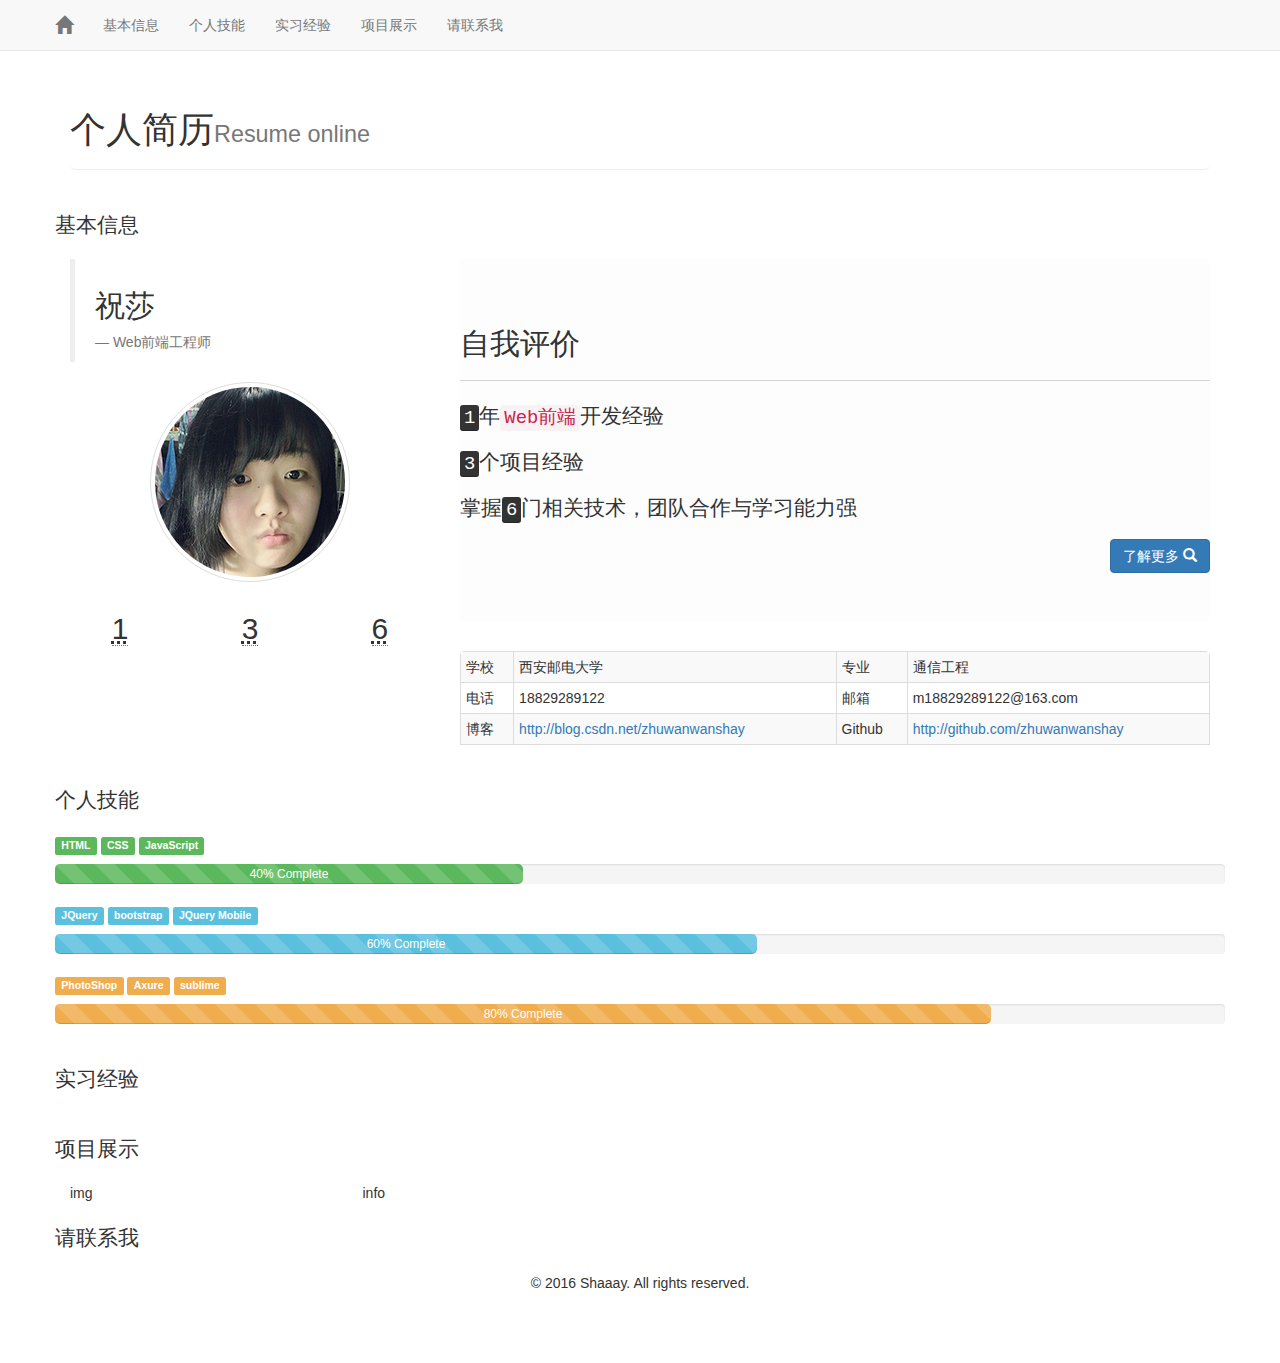
<file: index.html>
<!DOCTYPE html>
<html lang="en">
<head>
	<meta charset="utf-8">
	<meta http-equiv="X-UA-Compatible" content="IE=edge">
	<meta name="viewport" content="width=device-width,initial-scale=1">
	<title>personal resume</title>
	<link rel="stylesheet" type="text/css" href="bootstrap/css/bootstrap.css">
	<link rel="stylesheet" type="text/css" href="styles/site.css">
	<script scr="scripts/modernizr.js"></script>
	<!--{if lt IE 9}>
	<script src="scripts/html5shiv.js"></script>
	<script src="scripts/respond.js"></script>
	<!{end if}-->

</head>
<body>
	<ul class="navbar navbar-default navbar-fixed-top">
		<div class="container-fluid">
			<div class="navbar-header">
				<a href="index.html" class="navbar-brand">
					<span class="glyphicon glyphicon-home"></span>
				</a>
				<button class="navbar-toggle" data-toggle="collapse" data-target="#divNav">
					<span class="icon-bar"></span>
					<span class="icon-bar"></span>
					<span class="icon-bar"></span>
				</button>
			</div>
			<div id="divNav" class="collapse navbar-collapse">
				<ul class="nav navbar-nav">
					<li><a href="#info">基本信息</a></li>
					<li><a href="#skill">个人技能</a></li>
					<li><a href="#work">实习经验</a></li>
					<li><a href="#project">项目展示</a></li>
					<li><a href="#contact">请联系我</a></li>
				</ul>
			</div>
		</div>
	</ul>
	<header class="page-header">
		<h1>个人简历<small>Resume online</small></h1>
	</header>

	<div class="divContent">
		<!--基本信息-->		
		<div class="row">
			<h2 id="info" class="lead">基本信息</h2>
			<div class="col-sm-4">
				<blockquote>
					<h2>祝莎</h2>
					<footer>Web前端工程师</footer>
				</blockquote>
				<div class="row text-center">
					<img src="images/i.jpg" alt="zhusha" class="img-responsive img-circle img-thumbnail">
				</div>
				<p></p>
				<div class="row text-center">
					<div class="col-sm-4">
						<h2><abbr title="1年学习经验">1</abbr></h2>
					</div>
					<div class="col-sm-4">
						<h2><abbr title="3个项目经验">3</abbr></h2>
					</div>
					<div class="col-sm-4">
						<h2><abbr title="6门相关技能">6</abbr></h2>
					</div>
				</div>
			</div>
			<div class="col-sm-8">
				<div class="jumbotron">
					<h2>自我评价</h2>
					<hr>
					<p><kbd>1</kbd>年<code>Web前端</code>开发经验</p>
					<p><kbd>3</kbd>个项目经验</p>
					<p>掌握<kbd>6</kbd>门相关技术，团队合作与学习能力强</p>
					<div class="text-right">
						<button class="btn btn-primary">
							了解更多
							<span class="glyphicon glyphicon-search"></span>
						</button>
					</div>
				</div>
				<div class="table-responsive">
					<table class="table table-bordered table-striped table-condensed table-hover">
						<tr>
							<td>学校</td>
							<td>西安邮电大学</td>
							<td>专业</td>
							<td>通信工程</td>
						</tr>
						<tr>
							<td>电话</td>
							<td>18829289122</td>
							<td>邮箱</td>
							<td>m18829289122@163.com</td>
						</tr>
						<tr>
							<td>博客</td>
							<td><a href="http://blog.csdn.net/zhuwanwanshay" target="_blank" >http://blog.csdn.net/zhuwanwanshay</a></td>
							<td>Github</td>
							<td><a href="http://github.com/zhuwanwanshay" target="_blank">http://github.com/zhuwanwanshay</a></td>
						</tr>
					</table>
				</div>
			</div>
		</div>
		<div class="row">
			<h2 id="skill" class="lead">个人技能</h2>
			<p>
				<span class="label label-success">HTML</span>
				<span class="label label-success">CSS</span>
				<span class="label label-success">JavaScript</span>
			</p>
			<div class="progress">
				<div class="progress-bar progress-bar-success progress-bar-striped active" style="width:40%">
					<span>40% Complete</span>					
				</div>
			</div>

			<p>
				<span class="label label-info">JQuery</span>
				<span class="label label-info">bootstrap</span>
				<span class="label label-info">JQuery Mobile</span>
			</p>
			<div class="progress">
				<div class="progress-bar progress-bar-info progress-bar-striped" style="width:60%">
					<span>60% Complete</span>					
				</div>
			</div>

			<p>
				<span class="label label-warning">PhotoShop</span>
				<span class="label label-warning">Axure</span>
				<span class="label label-warning">sublime</span>
			</p>
			<div class="progress">
				<div class="progress-bar progress-bar-warning progress-bar-striped active" style="width:80%">
					<span>80% Complete</span>					
				</div>
			</div>
		</div>
		<div class="row">
			<h2 id="project" class="lead">实习经验</h2>
		</div>
		<!--项目展示-->
		<div class="row">
			<h2 id="project" class="lead">项目展示</h2>
			<div class="col-sm-3">img</div>
			<div class="col-sm-9">info</div>
		</div>
		<div class="row">
			<h2 id="contact" class="lead">请联系我</h2>
		</div>
	</div>
	<footer class="text-center">
		<span>&copy; 2016 Shaaay. All rights reserved.</span>
	</footer>
	<script src="scripts/jquery.min.js"></script>
	<script src="bootstrap/js/bootstrap.js"></script>
</body>
</html>
</file>
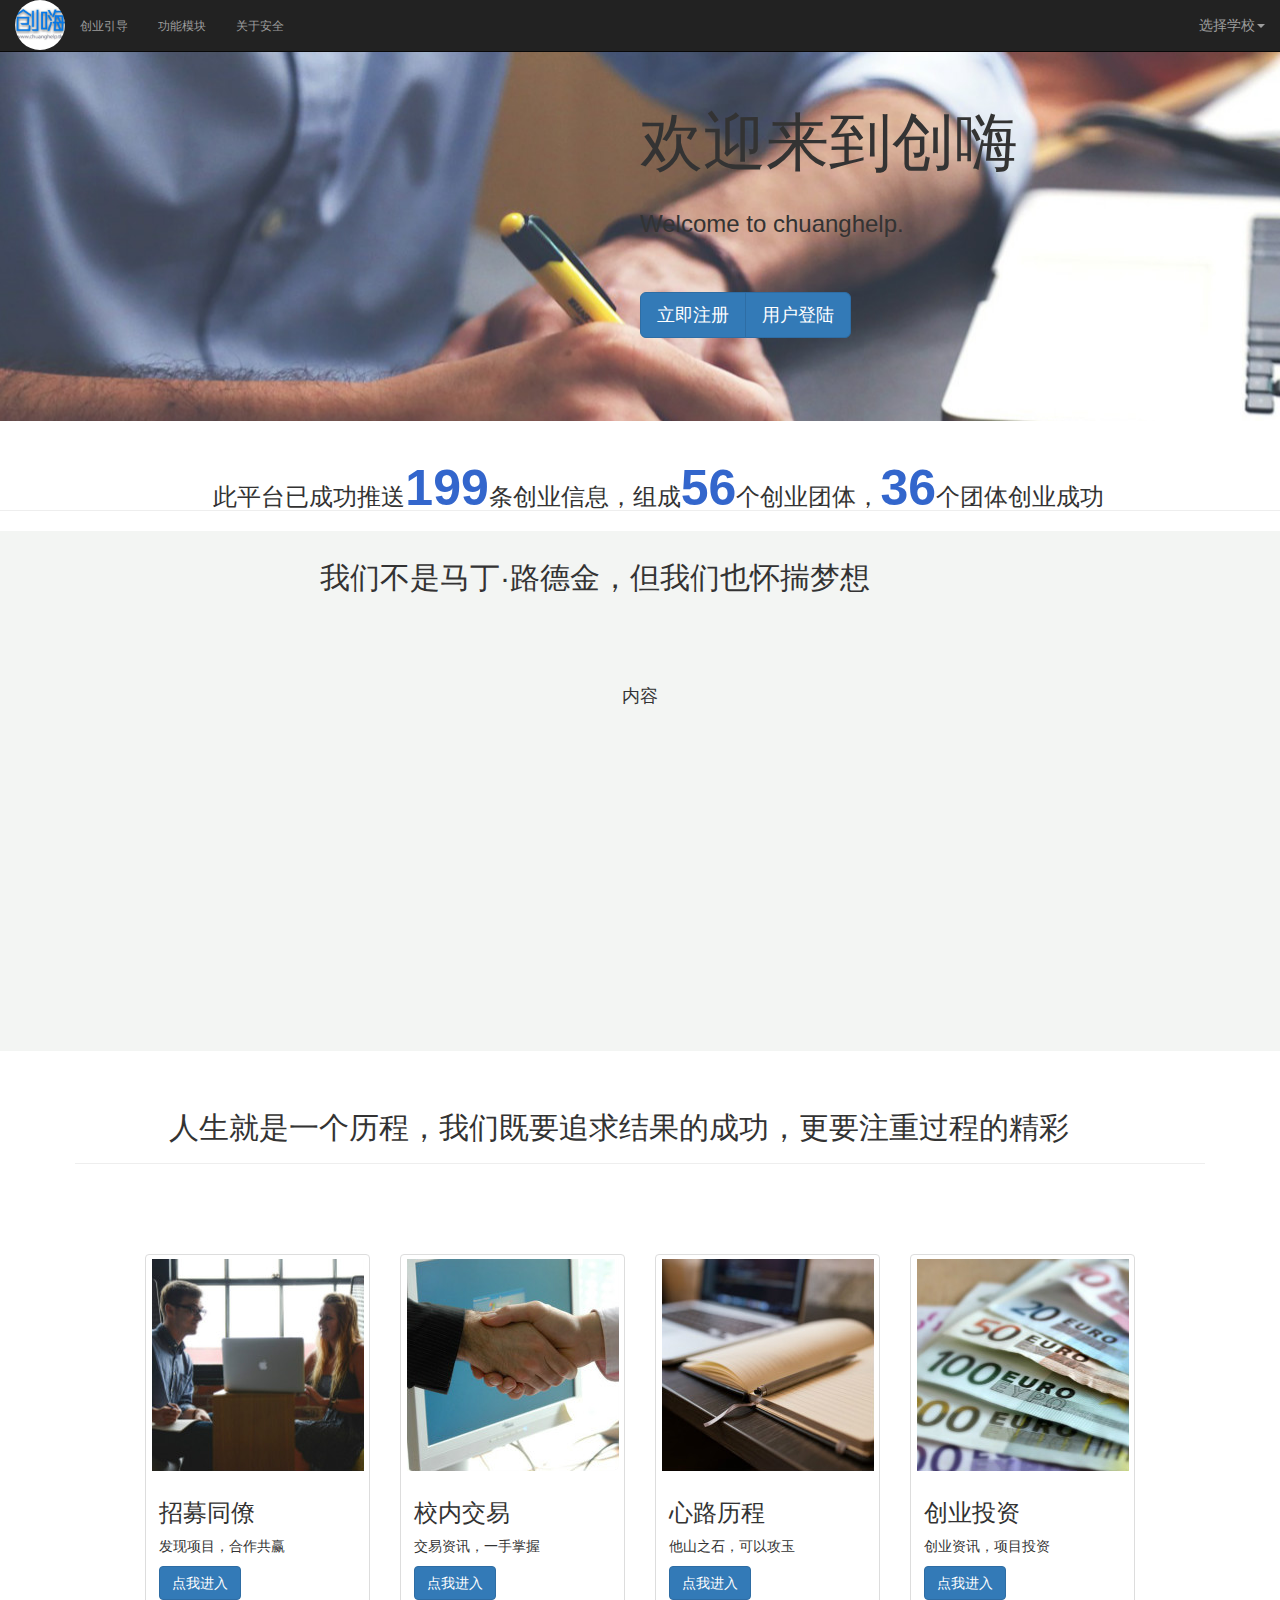
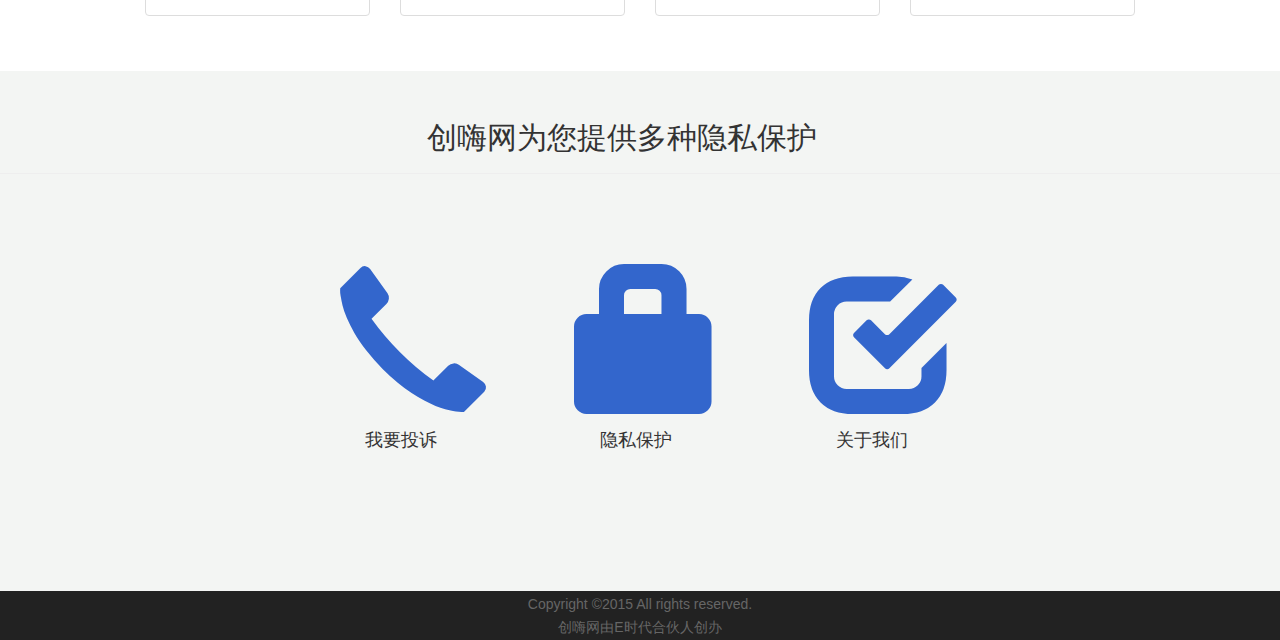
<file: chuang_help/index.html>
<!DOCTYPE html>
<html>
<head lang="en">
	<meta charset="utf-8">
	<meta name="viewport" content="width=device-width,initial-scale=1.0">
	<title>chuanghelp</title>
	<link href="css/bootstrap.css" rel="stylesheet" type="text/css">
	<link href="css/style.css" rel="stylesheet" type="text/css">
</head>
<body data-spy="scroll" data-target=".navbar" data-offset="70"> 
<!--导航-->
	<div class="container">
		<nav class="navbar navbar-inverse navbar-fixed-top" role="navigation">
			<div class="container-fluid">
				<div class="navbar-header">
					<button class="navbaer-toggle collapse" type="button" data-toggle="collapse" data-target=".js-navbar-scrollspy"></button>
					<a href="index.html" ><img src="image/logo.jpg" class="h-logo"></a>	
				</div>
				<div class="collapse navbar-collapse js-navbar-scrollspy">
					<ul class="nav navbar-nav">
						<li class=""><a href="#vectoring"><small>创业引导</small></a></li>
						<li class=""><a href="#module"><small>功能模块</small></a></li>
						<li class=""><a href="#safety"><small>关于安全</small></a></li>
					</ul>
					<ul id="mytab"class="nav navbar-nav navbar-right " role="tablist">
						<li role="presentation" class="dropdown"><a href="" class="dropdown-toggle" data-toggle="dropdown">选择学校<span class="caret"></span></a>
							<ul class="dropdown-menu" role="menu">
								<li><a href="xianyoudian.html" target="_blank">西安邮电大学</li>
								<li><a href="xi'anzhengfa.html">西安政法大学</a></li>
								<li><a href="shannxishifan.html">陕西师范大学</a></li>
								<li><a href="xi'andianzikeji.html">西安电子科技大学</a></li>
							</ul>
						</li>
					</ul>				
				</div>
			</div>
		</nav>
	</div>
	<!--巨幕-->	
	<div class="jumbotron" style="background-image: url(image/background.jpg); background-repeat: no-repeat;">
		<div class="container">
			<div class="col-md-offset-6">
				<h1>欢迎来到创嗨</h1>
				<br/>
				<p>Welcome to chuanghelp.</p>
				<br/>
				<p><div class="btn-group">
	                    <button class="btn btn-primary btn-lg" id="eRegister" data-toggle="modal" data-target="#register" role="button">立即注册</button>
	                    <button class="btn btn-primary btn-lg" id="eLogin" data-toggle="modal" data-target="#login" role="button">用户登陆</button>
	                </div></p>
            </div>
		</div>
	</div>
	<!--信息条-->
	<div class="page-header jum-page">
		<h3 class="col-md-offset-2">此平台已成功推送<strong>199</strong>条创业信息，组成<strong>56</strong>个创业团体，<strong>36</strong>个团体创业成功</h3>
		
	</div>
	<!--创业引导链-->
	<div class="h-bg-gray">
		<h2 class="align-center col-md-offset-3" id="vectoring">我们不是马丁·路德金，但我们也怀揣梦想</h2>
		<div class="container h-substance">
			<p>内容
			</p>
		</div>
	</div>
	<!--模块展示-->
	<div class="container h-bg-pri">
		<div class="page-header">
			<h2 class="col-md-offset-1">人生就是一个历程，我们既要追求结果的成功，更要注重过程的精彩
			</h2>		
		</div>
		<div class="row h-substance" id="module">
			<div class="col-md-3">
				<div class="thumbnail">
					<img src="image/11.jpg">
						<div class="caption">
							<h3>招募同僚</h3>
							<p>发现项目，合作共赢</p>
							<a href="recruit.html" class="btn btn-primary" role="button">点我进入</a>
						</div>
				</div>
			</div>
			<div class="col-md-3">
				<div class="thumbnail">
					<img src="image/22.jpg">
						<div class="caption">
							<h3>校内交易</h3>
							<p>交易资讯，一手掌握</p>
							<a href="trade.html" class="btn btn-primary" role="button">点我进入</a>
						</div>
				</div>
			</div>
			<div class="col-md-3">
				<div class="thumbnail">
					<img src="image/44.jpg">
						<div class="caption">
							<h3>心路历程</h3>
							<p>他山之石，可以攻玉</p>
							<a href="impression.html" class="btn btn-primary" role="button">点我进入</a>
						</div>
				</div>
			</div>
			<div class="col-md-3">
				<div class="thumbnail">
					<img src="image/33.jpg">
						<div class="caption">
							<h3>创业投资</h3>
							<p>创业资讯，项目投资</p>
							<a href="invest.html" class="btn btn-primary" role="button">点我进入</a>
						</div>
				</div>
			</div>
		</div>	
	</div>
	<!--关于安全-->
	 <div class="h-bg-gray">
		<div class="page-header">
			<h2 class="col-md-offset-4" id="safety">创嗨网为您提供多种隐私保护
			</h2>		
		</div>
		<div class="row col-md-offset-2 h-substance" id="module">
			<div class="col-md-3">
				<span class="glyphicon glyphicon-earphone" aria-hidden="true" style="font-size:150px;padding:0 40px;"></span>
				<p>我要投诉</p>
			</div>
			<div class="col-md-3">
				<span class="glyphicon glyphicon-lock" aria-hidden="true" style="font-size:150px;padding:0 40px;"></span>
				<p>隐私保护</p>			
			</div>
			<div class="col-md-3">
				<span class="glyphicon glyphicon-check" aria-hidden="true" style="font-size:150px;padding:0 40px;"></span>	
				<p>关于我们</p>			
			</div>
		</div>
	</div>					
	<!--页脚-->
	<div class="h-fix-footer-block"></div>
	</div><!--  .h-fix-footer-wrap  -->

	<!--  底部  -->
	<footer class="container-fluid h-foot">
	    <p>Copyright ©2015 All rights reserved.</p>
	    <p>创嗨网由E时代合伙人创办</p>

	</footer>
	<!--  下面是注册信息的模态框  -->
	<div class="modal fade" id="register" tabindex="-1" role="dialog" aria-labelledby="modalRegister" aria-hidden="true">
	    <div class="modal-dialog">
	        <div class="modal-content">
	            <div class="modal-header">
	                <button type="button" class="close" data-dismiss="modal">
	                    <span aria-hidden="true">&times;</span>
	                    <span class="sr-only">Close</span>
	                </button>
	                <h4 class="modal-title" id="modalRegister">请填写注册信息</h4>
	            </div>
	            <div class="modal-body">
	                <form role="form" method="post" action="###">
	                    <div class="form-group">
	                        <label for="registerUsername">用户名</label>
	                        <input name="username" type="text" class="form-control" id="registerUsername" placeholder="请输入您的用户名">
	                    </div>
	                    <div class="form-group">
	                        <label for="registerPswFirst">密码</label>
	                        <input name="password" type="password" class="form-control" id="registerPswFirst" placeholder="请输入您的密码" />
	                    </div>
	                    <div class="form-group">
	                        <label for="registerPswTwice">密码确认</label>
	                        <input name="repassword" type="password" class="form-control" id="registerPswTwice" placeholder="请再次输入密码" />
	                    </div>
	                    <div class="form-group">
	                        <label for="registerEmail">邮箱</label>
	                        <input name="email" type="email" class="form-control" id="registerEmail" placeholder="请输入您的邮箱" />
	                    </div>
	                    <div class="form-group">
	                        <label for="registerschool">学校</label>
	                        <select name="department" class="form-control" id="registerschool">
	                            <option value="1">西安邮电大学</option>
	                            <option value="2">西安政法大学</option>
	                            <option value="3">陕西师范大学</option>
	                            <option value="4">西安电子科技大学</option>
	                            <option value="5">其他</option>
	                        </select>
	                    </div>
	                    <div class="modal-footer">
	                        <button type="button" class="btn btn-default" data-dismiss="modal">关闭</button>
	                        <button type="submit" class="btn btn-primary">提交</button>
	                    </div>
	                </form>
	            </div>
	        </div>
	    </div>
	</div>

	<!--  下面是登陆信息的模态框  -->
	<div class="modal fade" id="login" tabindex="-1" role="dialog" aria-labelledby="modalLogin" aria-hidden="true">
	    <div class="modal-dialog">
	        <div class="modal-content">
	            <div class="modal-header">
	                <button type="button" class="close" data-dismiss="modal">
	                    <span aria-hidden="true">&times;</span>
	                    <span class="sr-only">Close</span>
	                </button>
	                <h4 class="modal-title" id="modalLogin">用户登陆</h4>
	            </div>
	            <div class="modal-body">
	                <form role="form" method="get" action="#">
	                    <div class="form-group">
	                        <label for="registerEmail">邮箱</label>
	                        <input name="email" type="email" class="form-control" id="registerEmail" placeholder="请输入您的邮箱" />
	                    </div>
	                    <div class="form-group">
	                        <label for="loginPassword">密码</label>
	                        <input name="password" id="loginPassword" type="password" class="form-control" placeholder="请输入您的密码" />
	                    </div>
	                </form>
	            </div>
	            <div class="modal-footer">
	                <button type="button" class="btn btn-default" data-dismiss="modal">关闭</button>
	                <button type="button" id="loginBtn" class="btn btn-primary" >登陆</button>
	            </div>
	        </div>
	    </div>
	</div>
<script type="text/javascript" src="js/jquery-2.1.3.min.js"></script>
<script type="text/javascript" src="js/bootstrap.min.js"></script>
<script type="text/javascript" src="js/control.js"></script>
</body>
</html>
</file>
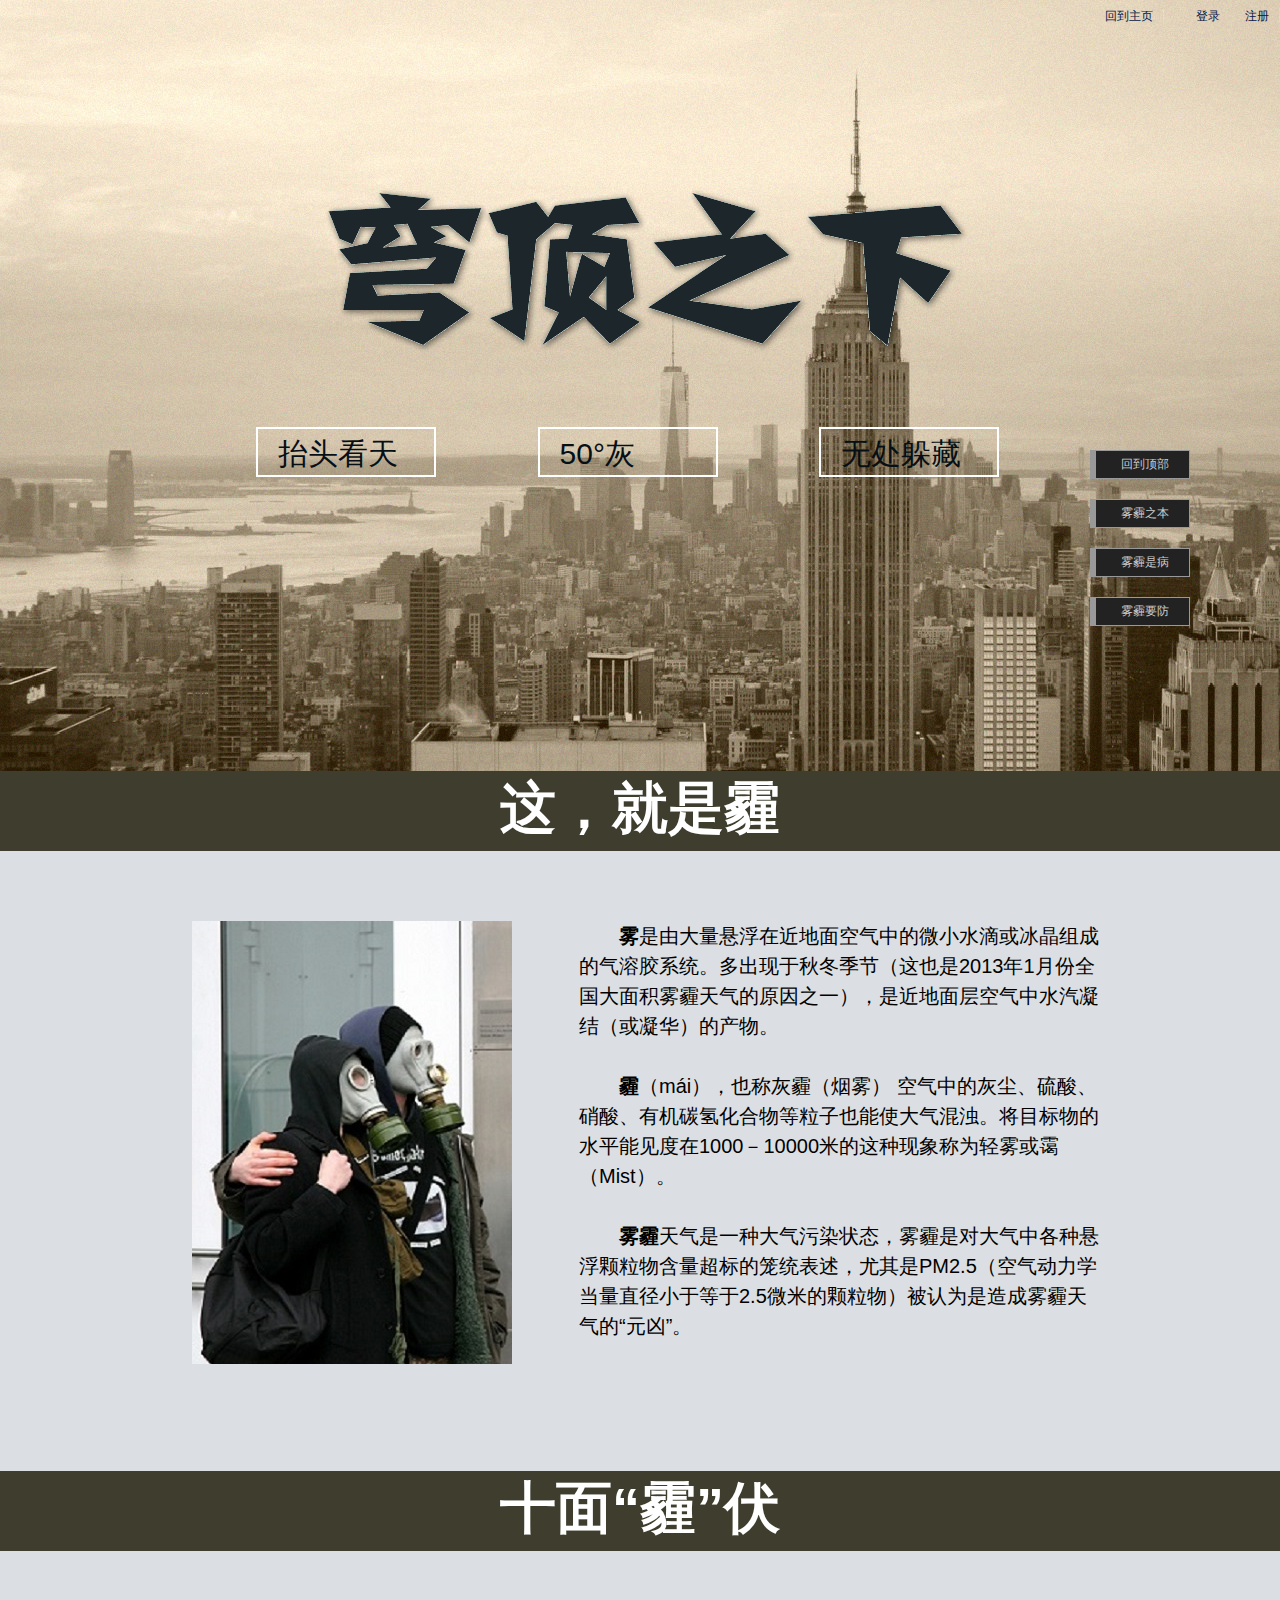
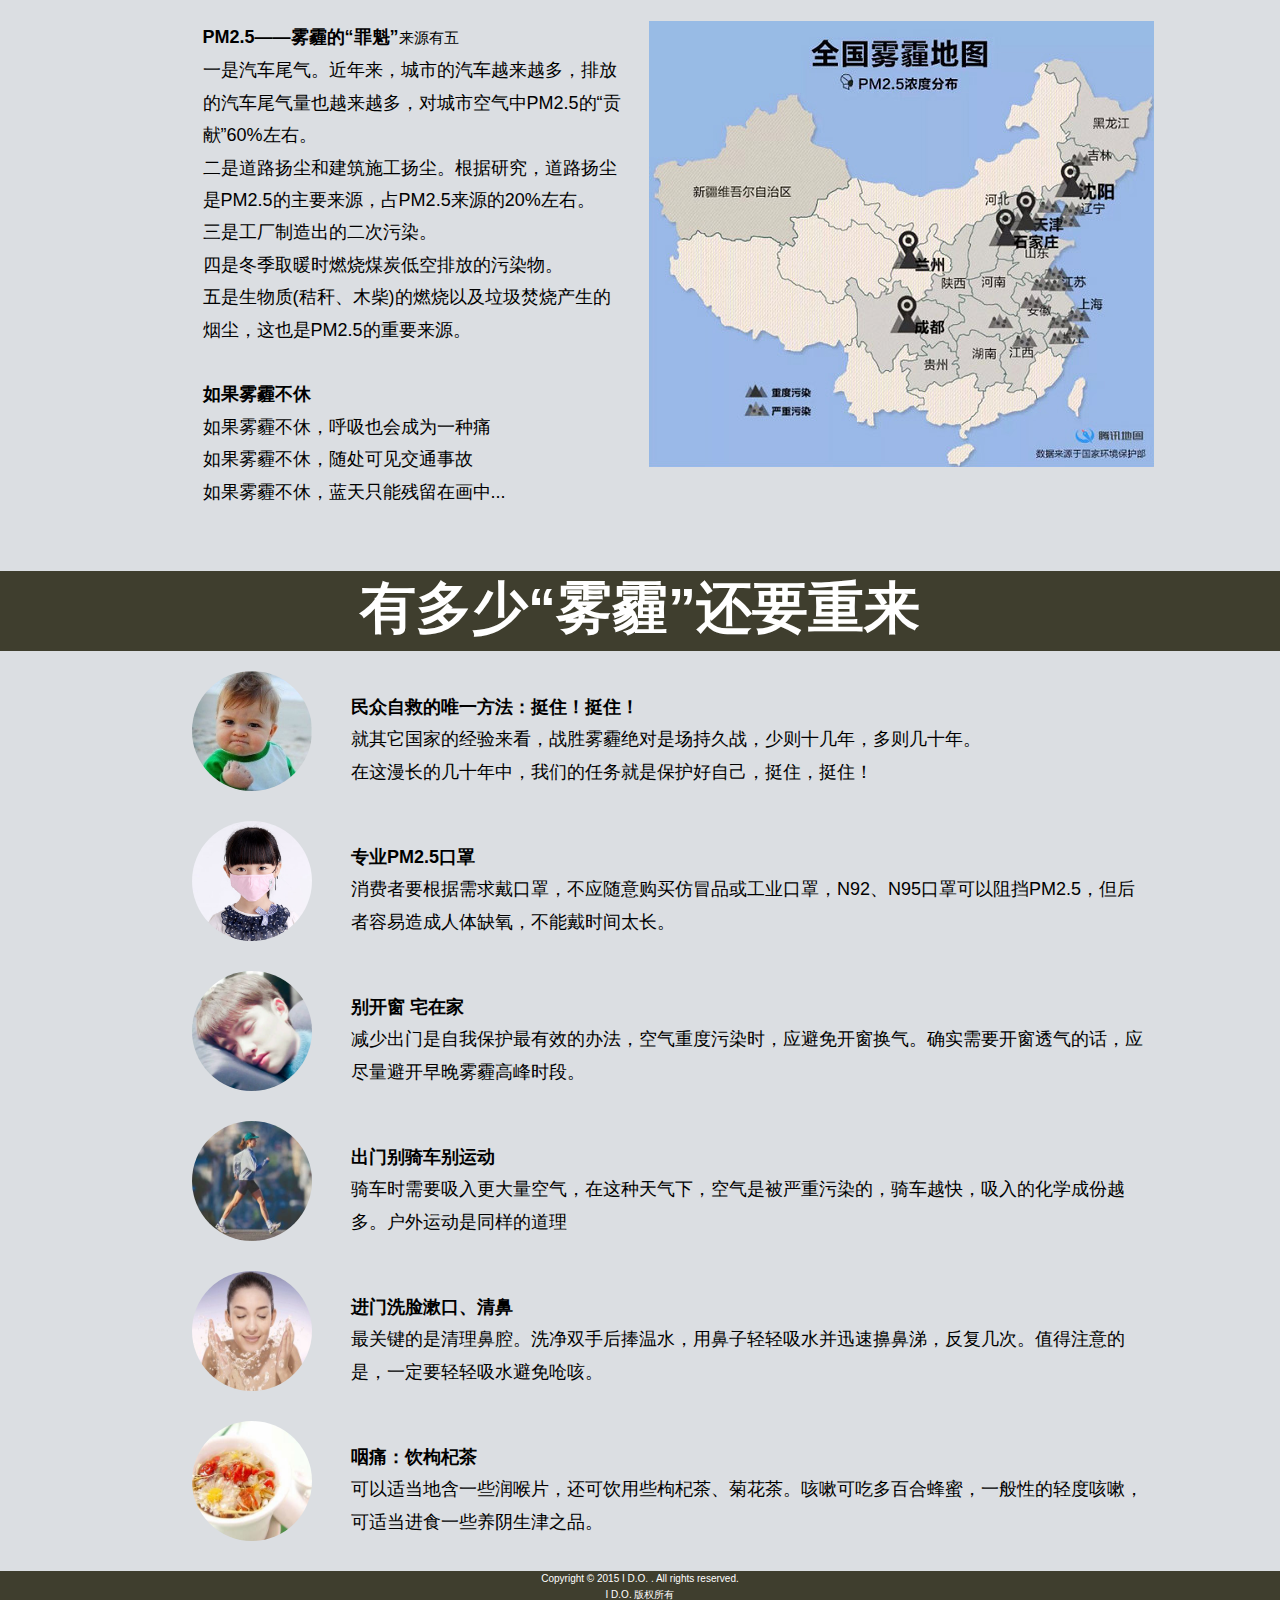
<file: 穹顶之下/index.html>
<!DOCTYPE html>
<html>
<head lang="en">
    <meta charset="UTF-8">
    <title>haze</title>
    <link type="text/css" rel="stylesheet" href="haze.css">
</head>
<body>
<header id="header">
	<nav id="head_nav">
	    <ul>
	        <li>
	            <a href="index.html">回到主页</a>
	        </li>
	        <li class="login">
	            <a class="a1" href="denglu.html">登录</a>
	            <a class="a2" href="zhuce.html">注册</a>
	        </li>
	    </ul>
	</nav>
</header>
    <div class="headling"></div>
     <div class="box">
        <div class="box_link">
            <a href="times.html" class="button">
                抬头看天
            </a>
        </div>
        <div class="box_link">
            <a href="picturewall.html" class="button">
                50°灰
            </a>
        </div>
        <div class="box_link">
            <a href="flash.html" class="button">
                无处躲藏
            </a>
        </div>
    </div>
    <!--雾霾的起因-->

    <div class="haze_cause" >
    	<div class="railing" id="cause">
    		<h1>这，就是霾</h1>
   		</div>
   		<div class="haze_box">
   			<div class="haze_pic1">
   				<img src="img/a.jpg">
   			</div>
   			<div class="haze_text1">
   				<p><strong>雾</strong>是由大量悬浮在近地面空气中的微小水滴或冰晶组成的气溶胶系统。多出现于秋冬季节（这也是2013年1月份全国大面积雾霾天气的原因之一），是近地面层空气中水汽凝结（或凝华）的产物。</p><br/>
   				<p><strong>霾</strong>（mái），也称灰霾（烟雾） 空气中的灰尘、硫酸、硝酸、有机碳氢化合物等粒子也能使大气混浊。将目标物的水平能见度在1000－10000米的这种现象称为轻雾或霭（Mist）。</p><br/>
   				<p><strong>雾霾</strong>天气是一种大气污染状态，雾霾是对大气中各种悬浮颗粒物含量超标的笼统表述，尤其是PM2.5（空气动力学当量直径小于等于2.5微米的颗粒物）被认为是造成雾霾天气的“元凶”。</p>
   			</div>
   		</div>
    </div>
    <!--雾霾的现状-->
    <div class="haze_status" >
    	<div class="railing" id="status">
    	 	<h1>十面“霾”伏</h1>
    	</div>
    	<div class="haze_box">
   			<div class="haze_text2">
   	   			<p><strong>PM2.5——雾霾的“罪魁”</strong><small>来源有五</small></p>
   	     		<p>一是汽车尾气。近年来，城市的汽车越来越多，排放的汽车尾气量也越来越多，对城市空气中PM2.5的“贡献”60%左右。</p>
   	     		<p>二是道路扬尘和建筑施工扬尘。根据研究，道路扬尘是PM2.5的主要来源，占PM2.5来源的20%左右。</p>
   	     		<p>三是工厂制造出的二次污染。</p>
   	     		<p>四是冬季取暖时燃烧煤炭低空排放的污染物。</p>
   	     		<p>五是生物质(秸秆、木柴)的燃烧以及垃圾焚烧产生的烟尘，这也是PM2.5的重要来源。</p><br/>
   				<p><strong>如果雾霾不休</strong></p>
   				<p>如果雾霾不休，呼吸也会成为一种痛</p>
   				<p>如果雾霾不休，随处可见交通事故</p>
   				<p>如果雾霾不休，蓝天只能残留在画中...</p>
   			</div>
   			<div class="haze_pic2">
   				<img src="img/116804025.jpg">
   			</div>
   		</div>
    </div>
    <!--雾霾的防治-->
    <div class="haze_run" >
    	<div class="railing" id="run">
    		<h1>有多少“雾霾”还要重来</h1>
    	</div>
    	<div class="haze_box">
   			<div class="box1">
   				<div class="haze_pic">
   					<a href="http://health.sohu.com/20131205/n391330671.shtml" target="_blank"><img src="img/child.jpg" class="haze-pic"></a>
   				</div>
   				<div class="haze_p">
   					<h4>民众自救的唯一方法：挺住！挺住！</h4>
   					<p>就其它国家的经验来看，战胜雾霾绝对是场持久战，少则十几年，多则几十年。</p>
   					<p>在这漫长的几十年中，我们的任务就是保护好自己，挺住，挺住！</p>
   				</div>
   			</div>
   			<div class="box2">
   				<div class="haze_pic">
   					<a href="http://health.sohu.com/20131205/n391330671.shtml" target="_blank"><img src="img/kouzhao.jpg" class="haze-pic"></a>
   				</div>
   				<div class="haze_p">
   					<h4>专业PM2.5口罩</h4>
   					<p>消费者要根据需求戴口罩，不应随意购买仿冒品或工业口罩，N92、N95口罩可以阻挡PM2.5，但后者容易造成人体缺氧，不能戴时间太长。</p>
   				</div>
   			</div>
   			<div class="box3">
   				<div class="haze_pic">
   					<a href="http://health.sohu.com/20131205/n391330671.shtml" target="_blank"><img src="img/qiju.jpg" class="haze-pic"></a>
   				</div>
   				<div class="haze_p">
   					<h4>别开窗 宅在家</h4>
   					<p>减少出门是自我保护最有效的办法，空气重度污染时，应避免开窗换气。确实需要开窗透气的话，应尽量避开早晚雾霾高峰时段。</p>
   				</div>
   			</div>
   			<div class="box4">
   				<div class="haze_pic">
   					<a href="http://health.sohu.com/20131205/n391330671.shtml" target="_blank"><img src="img/chuxing.jpg" class="haze-pic"></a>
   				</div>
   				<div class="haze_p">
   					<h4>出门别骑车别运动</h4>
   					<p>骑车时需要吸入更大量空气，在这种天气下，空气是被严重污染的，骑车越快，吸入的化学成份越多。户外运动是同样的道理</p>
   				</div>
   			</div>
   			<div class="box5">
   				<div class="haze_pic">
   					<a href="http://health.sohu.com/20131205/n391330671.shtml" target="_blank"><img src="img/xilian.jpg" class="haze-pic"></a>
   				</div>
   				<div class="haze_p">
   					<h4>进门洗脸漱口、清鼻</h4>
   					<p>最关键的是清理鼻腔。洗净双手后捧温水，用鼻子轻轻吸水并迅速擤鼻涕，反复几次。值得注意的是，一定要轻轻吸水避免呛咳。</p>
   				</div>
   			</div>
   			<div class="box5">
   				<div class="haze_pic">
   					<a href="http://health.sohu.com/20131205/n391330671.shtml" target="_blank"><img src="img/chi.jpg" class="haze-pic"></a>
   				</div>
   				<div class="haze_p">
   					<h4>咽痛：饮枸杞茶</h4>
   					<p>可以适当地含一些润喉片，还可饮用些枸杞茶、菊花茶。咳嗽可吃多百合蜂蜜，一般性的轻度咳嗽，可适当进食一些养阴生津之品。</p>
   				</div>
   			</div>		
   		</div>
    </div>

	<div id="floatMenu">
		<ul class="menu1" >
	    	<li><a href="#head_nav" checked="checked"> 回到顶部</a></li>
	 	</ul>
  		<ul class="menu2">
	    	<li><a href="#cause"> 雾霾之本</a></li>
	 	</ul>
	  	<ul class="menu3">
		    <li><a href="#status"> 雾霾是病</a></li>
	  	</ul>
	  	<ul class="menu4">
	    	<li><a href="#run"> 雾霾要防</a></li>
	  	</ul>
	</div>
	<!--页脚-->
	<div class="h-fix-footer-block"></div>
	</div><!--  .h-fix-footer-wrap  -->

	<!--  底部  -->
	<footer class="h-foot">
	    <p>Copyright © 2015 I D.O. . All rights reserved.</p>
	    <p>I D.O. 版权所有</p>
	</footer>
    <script language="javascript" src="js/jquery_mini.js"></script>
	<script language="javascript" src="js/jquery.dimensions.js"></script>
    <script type="text/javascript" src="control.js"></script>
</body>
</html>
</file>
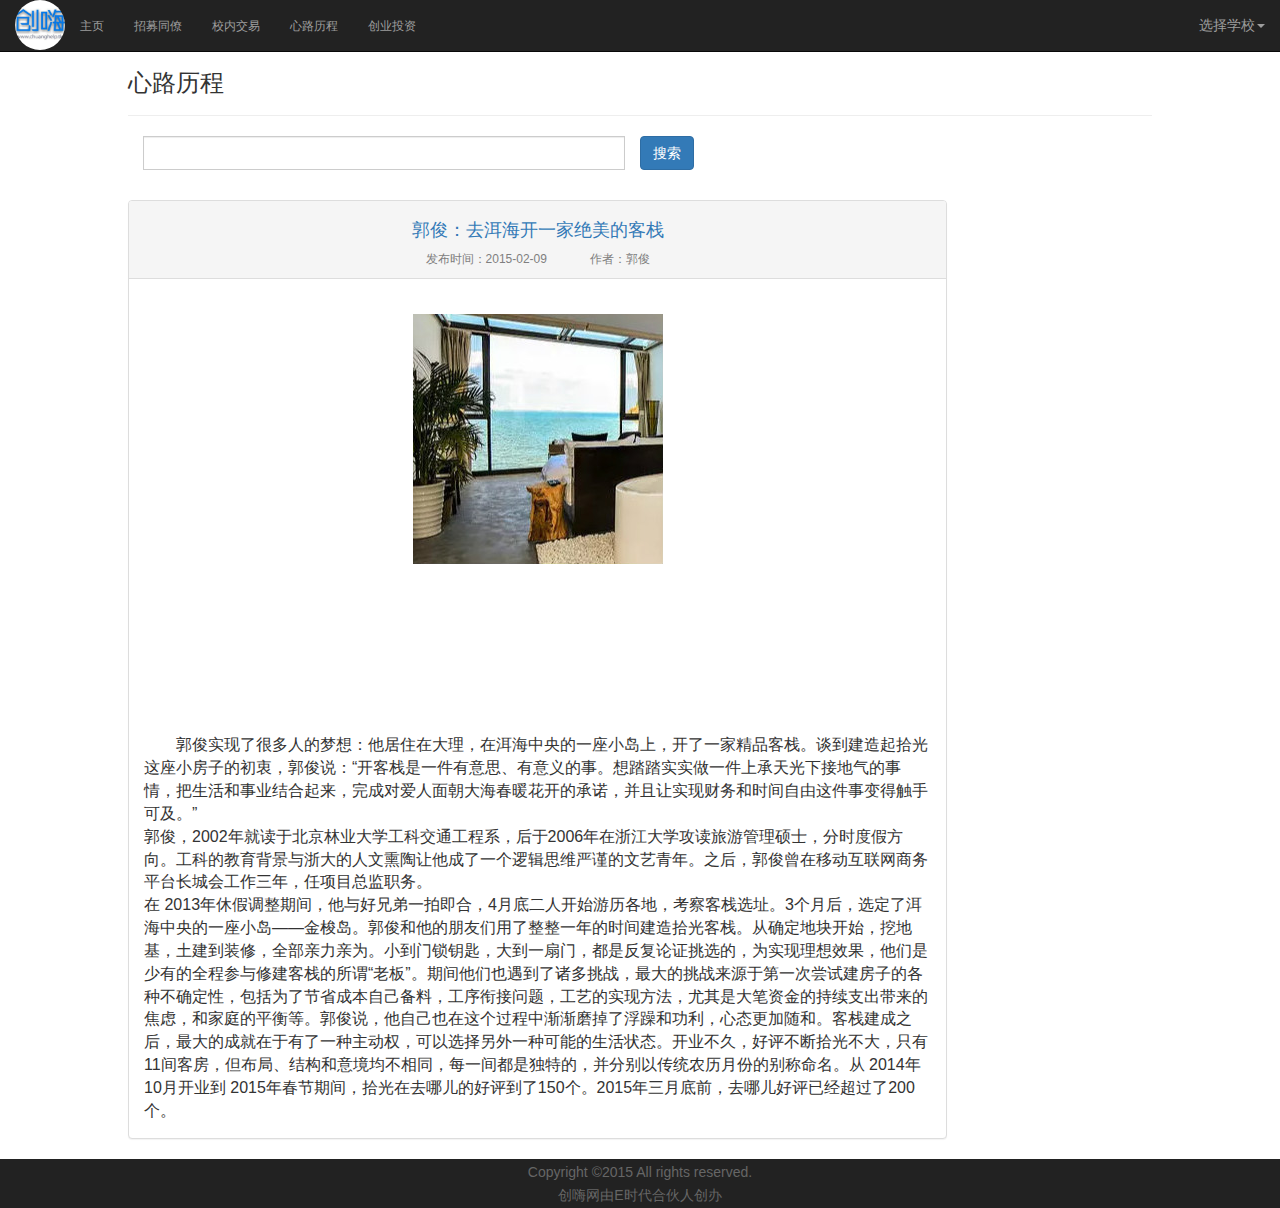
<file: chuang_help/guojun.html>
<!DOCTYPE html>
<html>
<head lang="en">
	<meta charset="utf-8">
	<meta name="viewport" content="width=device-width,initial-scale=1.0">
	<title>impression</title>
	<link href="css/bootstrap.min.css" rel="stylesheet" type="text/css">
	<link href="css/style.css" rel="stylesheet" type="text/css">
</head>
<body data-spy="scroll" data-target=".navbar" data-offset="70"> 
<!--导航-->
	<div class="container">
		<nav class="navbar navbar-inverse navbar-fixed-top" role="navigation">
			<div class="container-fluid">
				<div class="navbar-header">
					<button class="navbaer-toggle collapse" type="button" data-toggle="collapse" data-target=".js-navbar-scrollspy"></button>
					<a href=""><img src="image/logo.jpg" class="h-logo"></a>	
				</div>
				<div class="collapse navbar-collapse js-navbar-scrollspy">
					<ul class="nav navbar-nav">
						<li class=""><a href="index.html"><small>主页</small></a></li>
						<li class=""><a href="recruit.html"><small>招募同僚</small></a></li>
						<li class=""><a href="trade.html"><small>校内交易</small></a></li>
						<li class=""><a href="impression.html"><small>心路历程</small></a></li>
						<li class=""><a href="invest.html"><small>创业投资</small></a></li>
					</ul>
					<ul id="mytab"class="nav navbar-nav navbar-right " role="tablist">
						<li role="presentation" class="dropdown"><a href="" class="dropdown-toggle" data-toggle="dropdown">选择学校<span class="caret"></span></a>
							<ul class="dropdown-menu" role="menu">
								<li ><a href="xi'anyoudian.html">西安邮电大学</a></li>
								<li ><a href="xi'anzhengfa.html">西安政法大学</a></li>
								<li ><a href="shannxishifan.html">陕西师范大学</a></li>
								<li ><a href="xi'andianzikeji.html">西安电子科技大学</a></li>
							</ul>
						</li>
					</ul>				
				</div>
			</div>
		</nav>
	</div>
	<div class="impression">
		<!--信息条-->
		<div class="page-header">
			<h3>心路历程</h3>		
		</div>
		<!--搜索-->
		<div class="from-impression">
			<form class="form-inline">
			    <div class="form-group col-md-6">
				    <div class="input-group col-md-12">
				      <input type="text" class="form-control" id="impression-search" placeholder="">
				    </div>
				</div>
			    <button type="submit" class="btn btn-primary">搜索</button>
			</form>
		</div>
		<div class="panel panel-default panel">
		    <div class="panel-heading">
		    	<h4>郭俊：去洱海开一家绝美的客栈</h4>
				<div class="message">
					<span>发布时间：2015-02-09</span>
					<span class="author">作者：郭俊</span>
				</div>
		    </div>
		    <div class="panel-body">
		    	<div class="imgg">
		    		<img src="image/1.jpg">
		    	</div>
		        <p>郭俊实现了很多人的梦想：他居住在大理，在洱海中央的一座小岛上，开了一家精品客栈。谈到建造起拾光这座小房子的初衷，郭俊说：“开客栈是一件有意思、有意义的事。想踏踏实实做一件上承天光下接地气的事情，把生活和事业结合起来，完成对爱人面朝大海春暖花开的承诺，并且让实现财务和时间自由这件事变得触手可及。”<br/>
		        郭俊，2002年就读于北京林业大学工科交通工程系，后于2006年在浙江大学攻读旅游管理硕士，分时度假方向。工科的教育背景与浙大的人文熏陶让他成了一个逻辑思维严谨的文艺青年。之后，郭俊曾在移动互联网商务平台长城会工作三年，任项目总监职务。<br/>
		        在 2013年休假调整期间，他与好兄弟一拍即合，4月底二人开始游历各地，考察客栈选址。3个月后，选定了洱海中央的一座小岛——金梭岛。郭俊和他的朋友们用了整整一年的时间建造拾光客栈。从确定地块开始，挖地基，土建到装修，全部亲力亲为。小到门锁钥匙，大到一扇门，都是反复论证挑选的，为实现理想效果，他们是少有的全程参与修建客栈的所谓“老板”。期间他们也遇到了诸多挑战，最大的挑战来源于第一次尝试建房子的各种不确定性，包括为了节省成本自己备料，工序衔接问题，工艺的实现方法，尤其是大笔资金的持续支出带来的焦虑，和家庭的平衡等。郭俊说，他自己也在这个过程中渐渐磨掉了浮躁和功利，心态更加随和。客栈建成之后，最大的成就在于有了一种主动权，可以选择另外一种可能的生活状态。开业不久，好评不断拾光不大，只有 11间客房，但布局、结构和意境均不相同，每一间都是独特的，并分别以传统农历月份的别称命名。从 2014年 10月开业到 2015年春节期间，拾光在去哪儿的好评到了150个。2015年三月底前，去哪儿好评已经超过了200个。</p>
		    </div>
		</div>
	</div>
	
	<!--页脚-->
	<div class="h-fix-footer-block"></div>
	</div><!--  .h-fix-footer-wrap  -->

	<!--  底部  -->
	<footer class="container-fluid h-foot">
	    <p>Copyright ©2015 All rights reserved.</p>
	    <p>创嗨网由E时代合伙人创办</p>
	</footer>



<script type="text/javascript" src="js/jquery-2.1.3.min.js"></script>
<script type="text/javascript" src="js/bootstrap.min.js"></script>
<script type="text/javascript" src="js/control.js"></script>
</body>
</html>
</file>
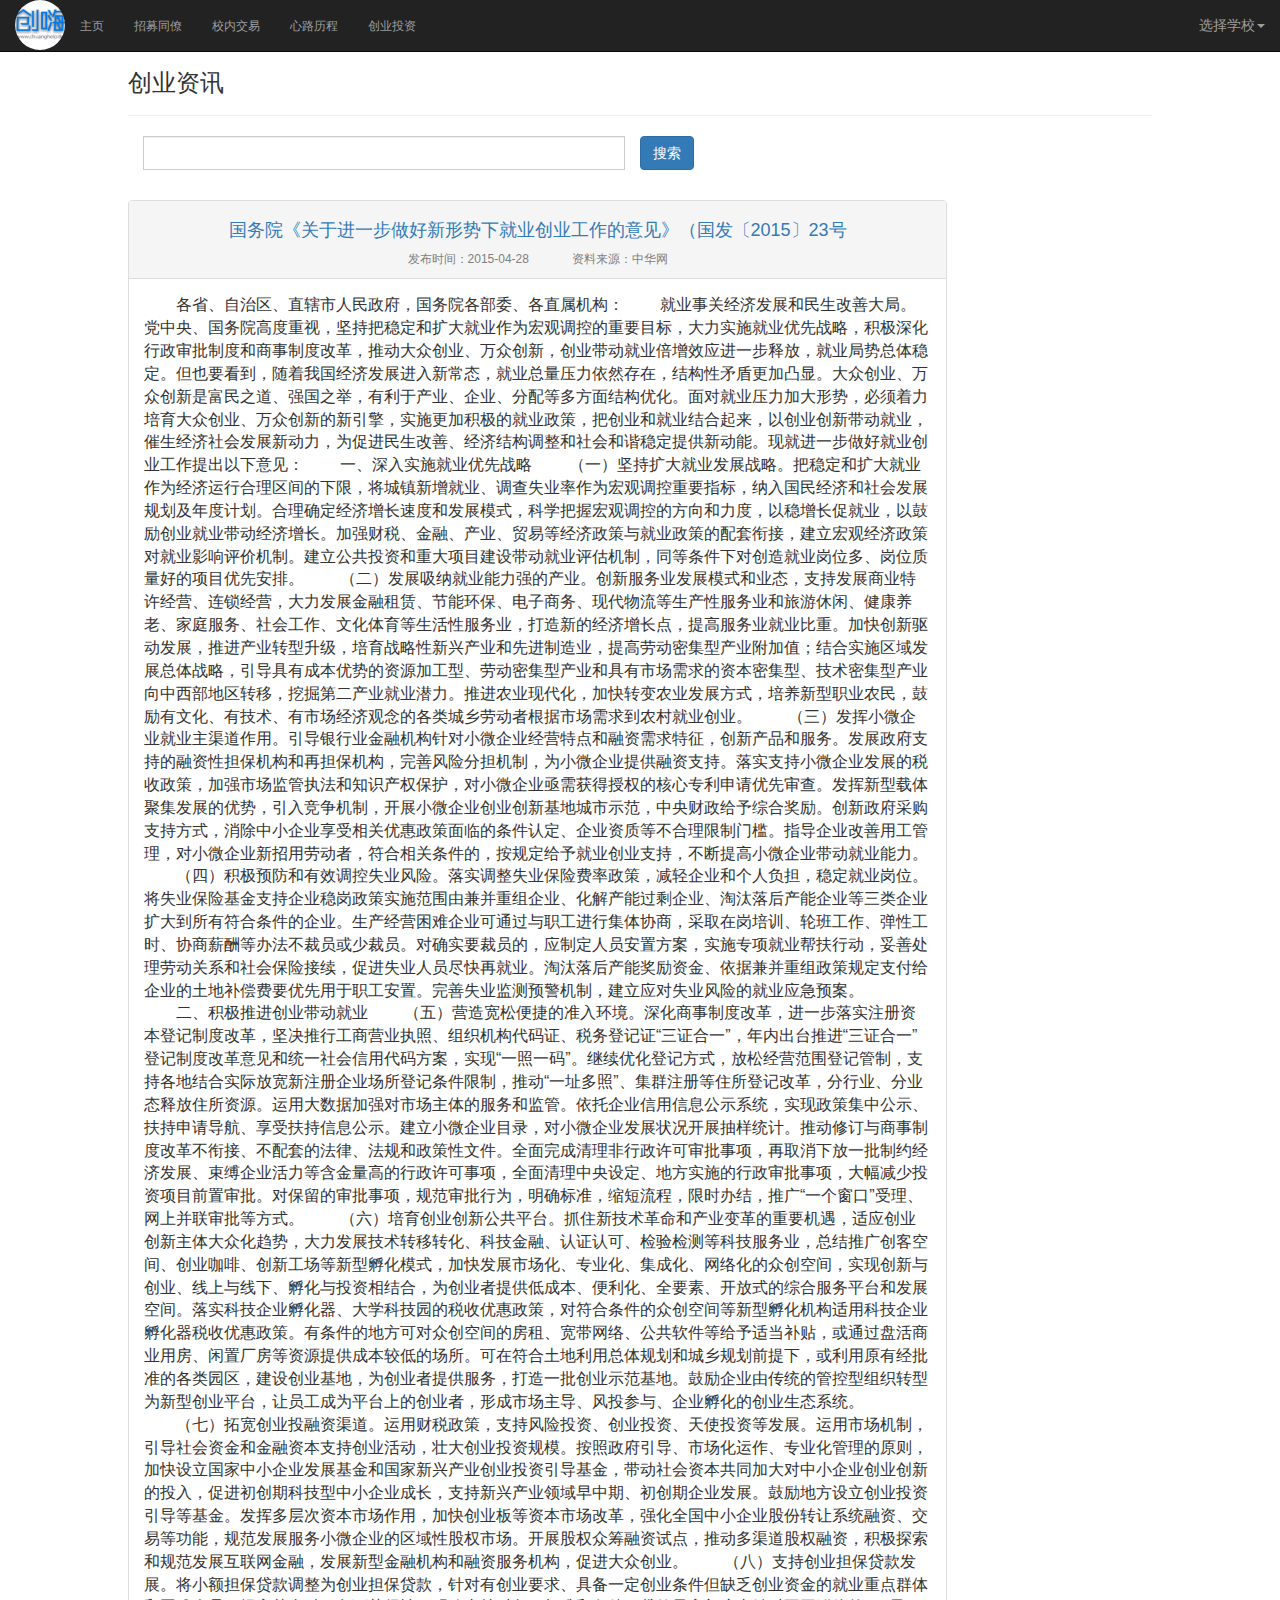
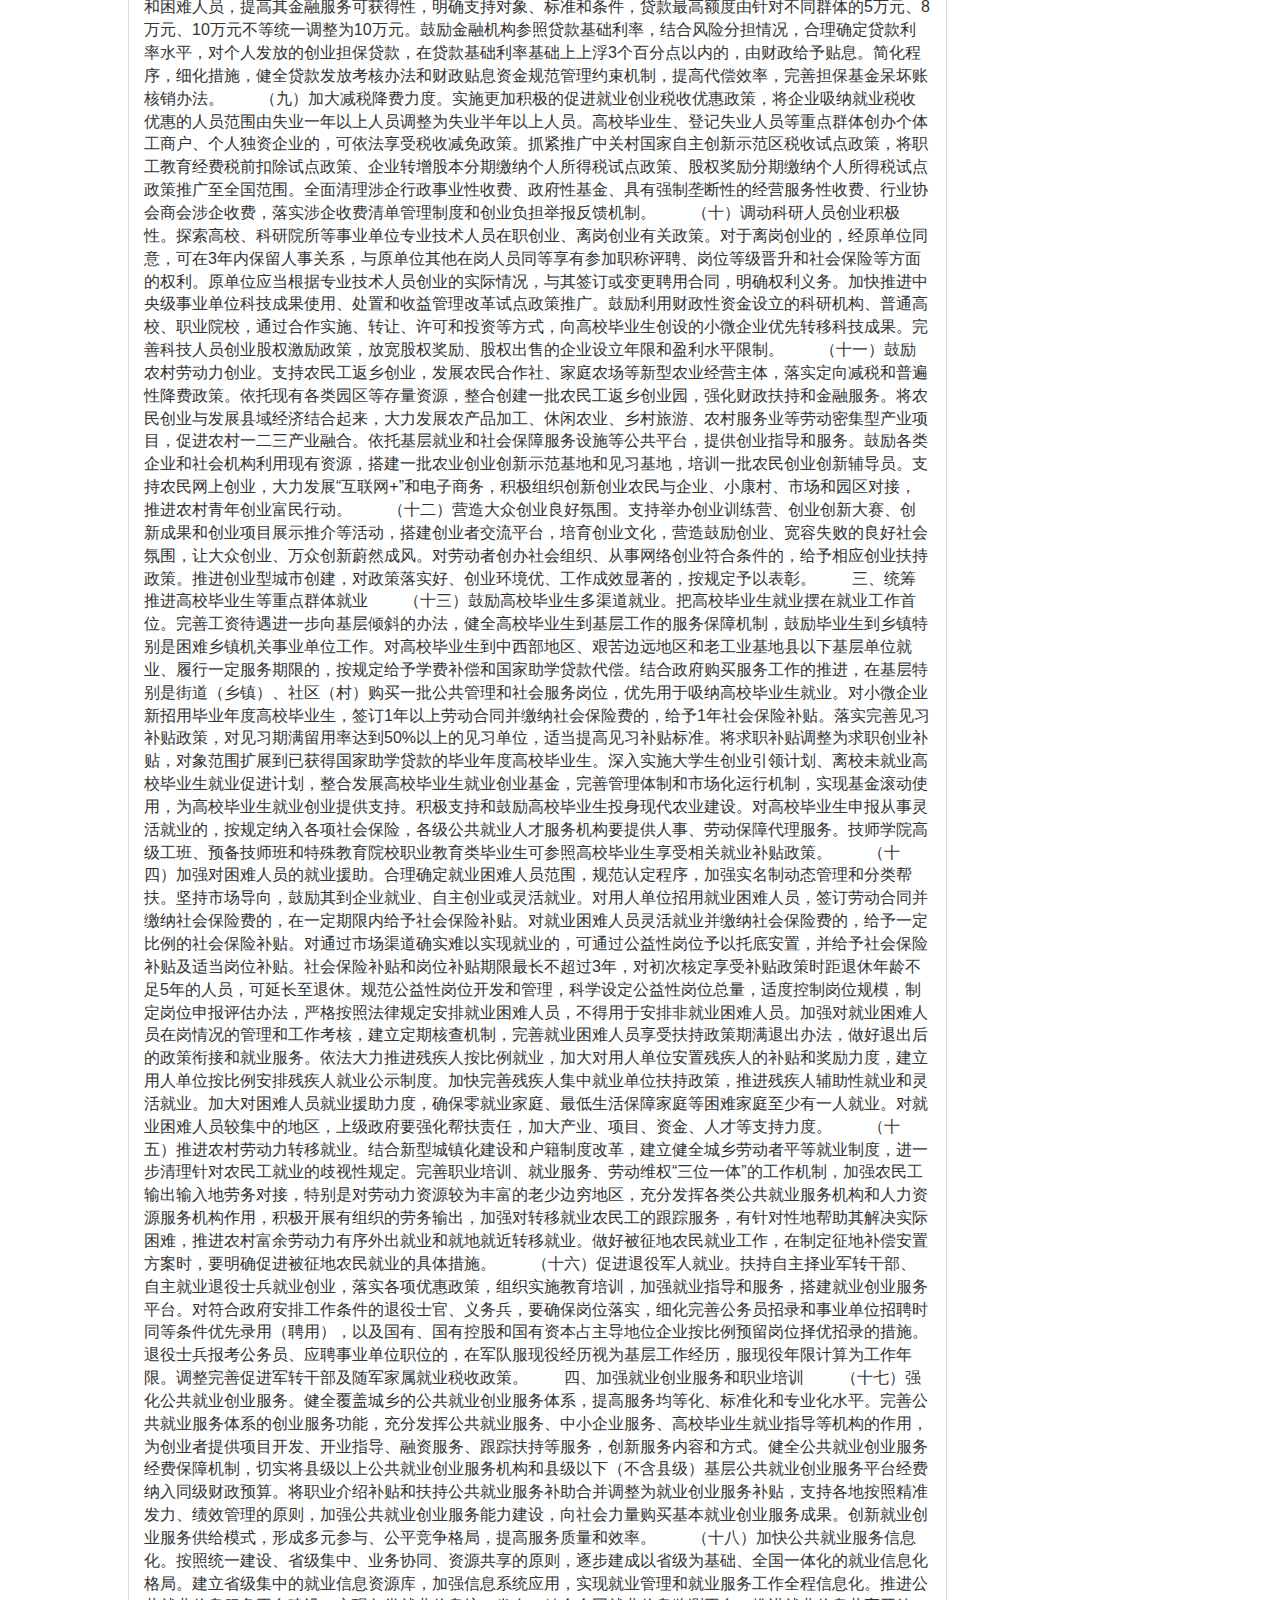
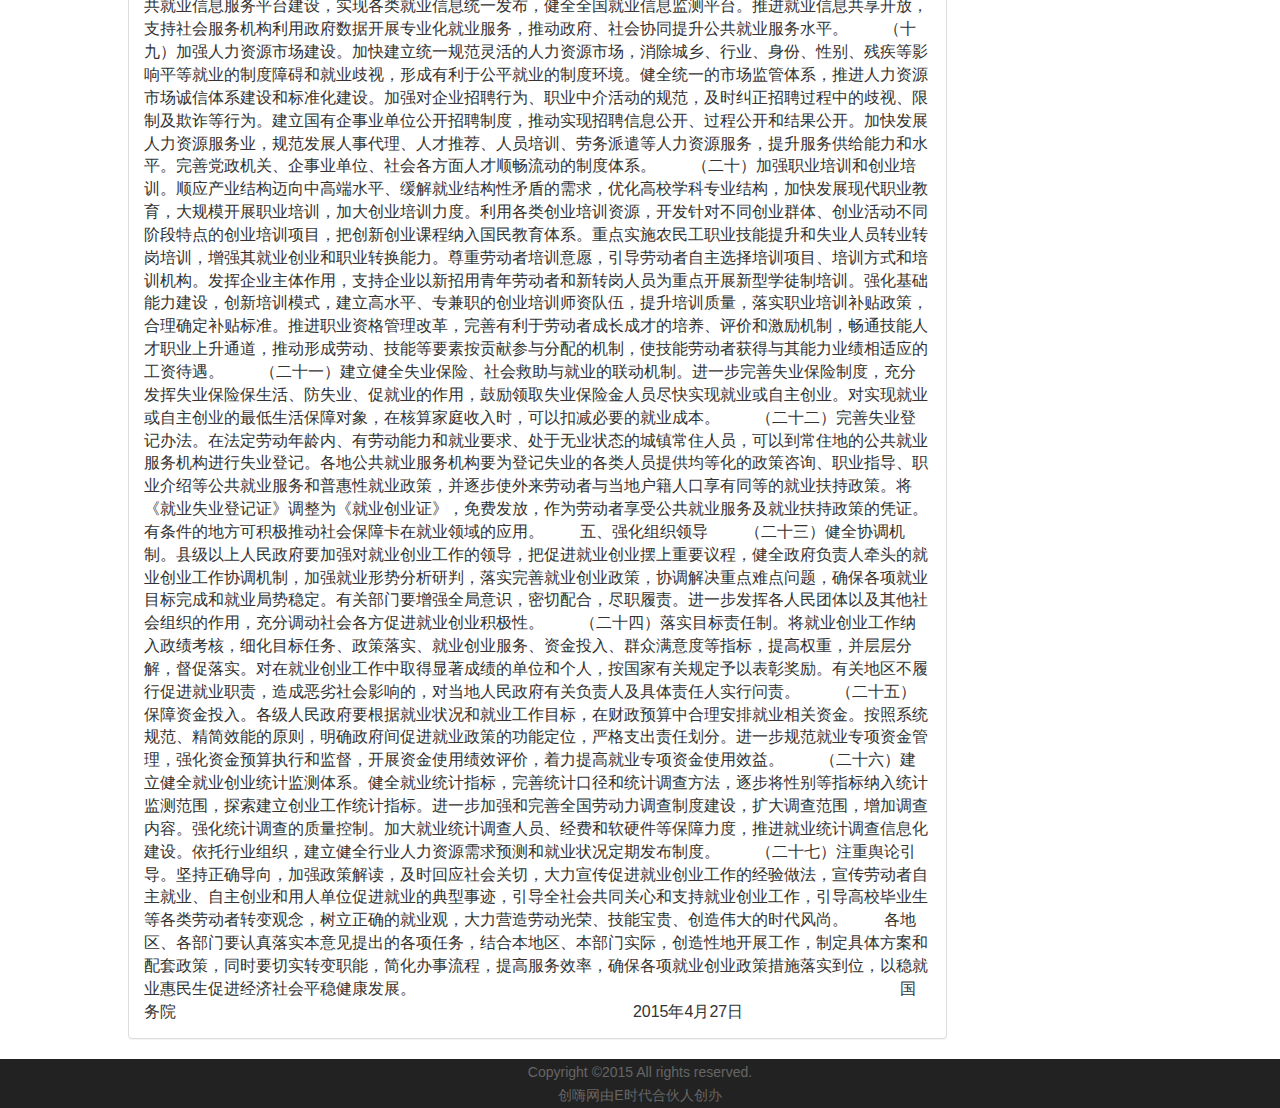
<file: chuang_help/guowuyuan.html>
<!DOCTYPE html>
<html>
<head lang="en">
	<meta charset="utf-8">
	<meta name="viewport" content="width=device-width,initial-scale=1.0">
	<title>invest</title>
	<link href="css/bootstrap.min.css" rel="stylesheet" type="text/css">
	<link href="css/style.css" rel="stylesheet" type="text/css">
</head>
<body data-spy="scroll" data-target=".navbar" data-offset="70"> 
<!--导航-->
	<div class="container">
		<nav class="navbar navbar-inverse navbar-fixed-top" role="navigation">
			<div class="container-fluid">
				<div class="navbar-header">
					<button class="navbaer-toggle collapse" type="button" data-toggle="collapse" data-target=".js-navbar-scrollspy"></button>
					<a href=""><img src="image/logo.jpg" class="h-logo"></a>	
				</div>
				<div class="collapse navbar-collapse js-navbar-scrollspy">
					<ul class="nav navbar-nav">
						<li class=""><a href="index.html"><small>主页</small></a></li>
						<li class=""><a href="recruit.html"><small>招募同僚</small></a></li>
						<li class=""><a href="trade.html"><small>校内交易</small></a></li>
						<li class=""><a href="impression.html"><small>心路历程</small></a></li>
						<li class=""><a href="invest.html"><small>创业投资</small></a></li>	
					</ul>
					<ul id="mytab"class="nav navbar-nav navbar-right " role="tablist">
						<li role="presentation" class="dropdown"><a href="" class="dropdown-toggle" data-toggle="dropdown">选择学校<span class="caret"></span></a>
							<ul class="dropdown-menu" role="menu">
								<li ><a href="xi'anyoudian.html">西安邮电大学</a></li>
								<li ><a href="xi'anzhengfa.html">西安政法大学</a></li>
								<li ><a href="shannxishifan.html">陕西师范大学</a></li>
								<li ><a href="xi'andianzikeji.html">西安电子科技大学</a></li>
							</ul>
						</li>
					</ul>				
				</div>
			</div>
		</nav>
	</div>
	<div class="invest">
		<!--信息条-->
		<div class="page-header">
			<h3>创业资讯</h3>		
		</div>
		<!--搜索-->
		<div class="from-invest">
			<form class="form-inline">
			    <div class="form-group col-md-6">
				    <div class="input-group col-md-12">
				      <input type="text" class="form-control" id="impression-search" placeholder="">
				    </div>
				</div>
			    <button type="submit" class="btn btn-primary">搜索</button>
			</form>
		</div>
		<div class="panel panel-default">
		    <div class="panel-heading">
		    	<h4>国务院《关于进一步做好新形势下就业创业工作的意见》（国发〔2015〕23号</h4>
				<div class="message">
					<span>发布时间：2015-04-28</span>
					<span class="author">资料来源：中华网</span>
				</div>
		    </div>
		    <div class="panel-body">
		        <p>各省、自治区、直辖市人民政府，国务院各部委、各直属机构：

　　就业事关经济发展和民生改善大局。党中央、国务院高度重视，坚持把稳定和扩大就业作为宏观调控的重要目标，大力实施就业优先战略，积极深化行政审批制度和商事制度改革，推动大众创业、万众创新，创业带动就业倍增效应进一步释放，就业局势总体稳定。但也要看到，随着我国经济发展进入新常态，就业总量压力依然存在，结构性矛盾更加凸显。大众创业、万众创新是富民之道、强国之举，有利于产业、企业、分配等多方面结构优化。面对就业压力加大形势，必须着力培育大众创业、万众创新的新引擎，实施更加积极的就业政策，把创业和就业结合起来，以创业创新带动就业，催生经济社会发展新动力，为促进民生改善、经济结构调整和社会和谐稳定提供新动能。现就进一步做好就业创业工作提出以下意见：
　　一、深入实施就业优先战略
　　（一）坚持扩大就业发展战略。把稳定和扩大就业作为经济运行合理区间的下限，将城镇新增就业、调查失业率作为宏观调控重要指标，纳入国民经济和社会发展规划及年度计划。合理确定经济增长速度和发展模式，科学把握宏观调控的方向和力度，以稳增长促就业，以鼓励创业就业带动经济增长。加强财税、金融、产业、贸易等经济政策与就业政策的配套衔接，建立宏观经济政策对就业影响评价机制。建立公共投资和重大项目建设带动就业评估机制，同等条件下对创造就业岗位多、岗位质量好的项目优先安排。
　　（二）发展吸纳就业能力强的产业。创新服务业发展模式和业态，支持发展商业特许经营、连锁经营，大力发展金融租赁、节能环保、电子商务、现代物流等生产性服务业和旅游休闲、健康养老、家庭服务、社会工作、文化体育等生活性服务业，打造新的经济增长点，提高服务业就业比重。加快创新驱动发展，推进产业转型升级，培育战略性新兴产业和先进制造业，提高劳动密集型产业附加值；结合实施区域发展总体战略，引导具有成本优势的资源加工型、劳动密集型产业和具有市场需求的资本密集型、技术密集型产业向中西部地区转移，挖掘第二产业就业潜力。推进农业现代化，加快转变农业发展方式，培养新型职业农民，鼓励有文化、有技术、有市场经济观念的各类城乡劳动者根据市场需求到农村就业创业。
　　（三）发挥小微企业就业主渠道作用。引导银行业金融机构针对小微企业经营特点和融资需求特征，创新产品和服务。发展政府支持的融资性担保机构和再担保机构，完善风险分担机制，为小微企业提供融资支持。落实支持小微企业发展的税收政策，加强市场监管执法和知识产权保护，对小微企业亟需获得授权的核心专利申请优先审查。发挥新型载体聚集发展的优势，引入竞争机制，开展小微企业创业创新基地城市示范，中央财政给予综合奖励。创新政府采购支持方式，消除中小企业享受相关优惠政策面临的条件认定、企业资质等不合理限制门槛。指导企业改善用工管理，对小微企业新招用劳动者，符合相关条件的，按规定给予就业创业支持，不断提高小微企业带动就业能力。
　　（四）积极预防和有效调控失业风险。落实调整失业保险费率政策，减轻企业和个人负担，稳定就业岗位。将失业保险基金支持企业稳岗政策实施范围由兼并重组企业、化解产能过剩企业、淘汰落后产能企业等三类企业扩大到所有符合条件的企业。生产经营困难企业可通过与职工进行集体协商，采取在岗培训、轮班工作、弹性工时、协商薪酬等办法不裁员或少裁员。对确实要裁员的，应制定人员安置方案，实施专项就业帮扶行动，妥善处理劳动关系和社会保险接续，促进失业人员尽快再就业。淘汰落后产能奖励资金、依据兼并重组政策规定支付给企业的土地补偿费要优先用于职工安置。完善失业监测预警机制，建立应对失业风险的就业应急预案。
　　二、积极推进创业带动就业
　　（五）营造宽松便捷的准入环境。深化商事制度改革，进一步落实注册资本登记制度改革，坚决推行工商营业执照、组织机构代码证、税务登记证“三证合一”，年内出台推进“三证合一”登记制度改革意见和统一社会信用代码方案，实现“一照一码”。继续优化登记方式，放松经营范围登记管制，支持各地结合实际放宽新注册企业场所登记条件限制，推动“一址多照”、集群注册等住所登记改革，分行业、分业态释放住所资源。运用大数据加强对市场主体的服务和监管。依托企业信用信息公示系统，实现政策集中公示、扶持申请导航、享受扶持信息公示。建立小微企业目录，对小微企业发展状况开展抽样统计。推动修订与商事制度改革不衔接、不配套的法律、法规和政策性文件。全面完成清理非行政许可审批事项，再取消下放一批制约经济发展、束缚企业活力等含金量高的行政许可事项，全面清理中央设定、地方实施的行政审批事项，大幅减少投资项目前置审批。对保留的审批事项，规范审批行为，明确标准，缩短流程，限时办结，推广“一个窗口”受理、网上并联审批等方式。
　　（六）培育创业创新公共平台。抓住新技术革命和产业变革的重要机遇，适应创业创新主体大众化趋势，大力发展技术转移转化、科技金融、认证认可、检验检测等科技服务业，总结推广创客空间、创业咖啡、创新工场等新型孵化模式，加快发展市场化、专业化、集成化、网络化的众创空间，实现创新与创业、线上与线下、孵化与投资相结合，为创业者提供低成本、便利化、全要素、开放式的综合服务平台和发展空间。落实科技企业孵化器、大学科技园的税收优惠政策，对符合条件的众创空间等新型孵化机构适用科技企业孵化器税收优惠政策。有条件的地方可对众创空间的房租、宽带网络、公共软件等给予适当补贴，或通过盘活商业用房、闲置厂房等资源提供成本较低的场所。可在符合土地利用总体规划和城乡规划前提下，或利用原有经批准的各类园区，建设创业基地，为创业者提供服务，打造一批创业示范基地。鼓励企业由传统的管控型组织转型为新型创业平台，让员工成为平台上的创业者，形成市场主导、风投参与、企业孵化的创业生态系统。
　　（七）拓宽创业投融资渠道。运用财税政策，支持风险投资、创业投资、天使投资等发展。运用市场机制，引导社会资金和金融资本支持创业活动，壮大创业投资规模。按照政府引导、市场化运作、专业化管理的原则，加快设立国家中小企业发展基金和国家新兴产业创业投资引导基金，带动社会资本共同加大对中小企业创业创新的投入，促进初创期科技型中小企业成长，支持新兴产业领域早中期、初创期企业发展。鼓励地方设立创业投资引导等基金。发挥多层次资本市场作用，加快创业板等资本市场改革，强化全国中小企业股份转让系统融资、交易等功能，规范发展服务小微企业的区域性股权市场。开展股权众筹融资试点，推动多渠道股权融资，积极探索和规范发展互联网金融，发展新型金融机构和融资服务机构，促进大众创业。
　　（八）支持创业担保贷款发展。将小额担保贷款调整为创业担保贷款，针对有创业要求、具备一定创业条件但缺乏创业资金的就业重点群体和困难人员，提高其金融服务可获得性，明确支持对象、标准和条件，贷款最高额度由针对不同群体的5万元、8万元、10万元不等统一调整为10万元。鼓励金融机构参照贷款基础利率，结合风险分担情况，合理确定贷款利率水平，对个人发放的创业担保贷款，在贷款基础利率基础上上浮3个百分点以内的，由财政给予贴息。简化程序，细化措施，健全贷款发放考核办法和财政贴息资金规范管理约束机制，提高代偿效率，完善担保基金呆坏账核销办法。
　　（九）加大减税降费力度。实施更加积极的促进就业创业税收优惠政策，将企业吸纳就业税收优惠的人员范围由失业一年以上人员调整为失业半年以上人员。高校毕业生、登记失业人员等重点群体创办个体工商户、个人独资企业的，可依法享受税收减免政策。抓紧推广中关村国家自主创新示范区税收试点政策，将职工教育经费税前扣除试点政策、企业转增股本分期缴纳个人所得税试点政策、股权奖励分期缴纳个人所得税试点政策推广至全国范围。全面清理涉企行政事业性收费、政府性基金、具有强制垄断性的经营服务性收费、行业协会商会涉企收费，落实涉企收费清单管理制度和创业负担举报反馈机制。
　　（十）调动科研人员创业积极性。探索高校、科研院所等事业单位专业技术人员在职创业、离岗创业有关政策。对于离岗创业的，经原单位同意，可在3年内保留人事关系，与原单位其他在岗人员同等享有参加职称评聘、岗位等级晋升和社会保险等方面的权利。原单位应当根据专业技术人员创业的实际情况，与其签订或变更聘用合同，明确权利义务。加快推进中央级事业单位科技成果使用、处置和收益管理改革试点政策推广。鼓励利用财政性资金设立的科研机构、普通高校、职业院校，通过合作实施、转让、许可和投资等方式，向高校毕业生创设的小微企业优先转移科技成果。完善科技人员创业股权激励政策，放宽股权奖励、股权出售的企业设立年限和盈利水平限制。
　　（十一）鼓励农村劳动力创业。支持农民工返乡创业，发展农民合作社、家庭农场等新型农业经营主体，落实定向减税和普遍性降费政策。依托现有各类园区等存量资源，整合创建一批农民工返乡创业园，强化财政扶持和金融服务。将农民创业与发展县域经济结合起来，大力发展农产品加工、休闲农业、乡村旅游、农村服务业等劳动密集型产业项目，促进农村一二三产业融合。依托基层就业和社会保障服务设施等公共平台，提供创业指导和服务。鼓励各类企业和社会机构利用现有资源，搭建一批农业创业创新示范基地和见习基地，培训一批农民创业创新辅导员。支持农民网上创业，大力发展“互联网+”和电子商务，积极组织创新创业农民与企业、小康村、市场和园区对接，推进农村青年创业富民行动。
　　（十二）营造大众创业良好氛围。支持举办创业训练营、创业创新大赛、创新成果和创业项目展示推介等活动，搭建创业者交流平台，培育创业文化，营造鼓励创业、宽容失败的良好社会氛围，让大众创业、万众创新蔚然成风。对劳动者创办社会组织、从事网络创业符合条件的，给予相应创业扶持政策。推进创业型城市创建，对政策落实好、创业环境优、工作成效显著的，按规定予以表彰。
　　三、统筹推进高校毕业生等重点群体就业
　　（十三）鼓励高校毕业生多渠道就业。把高校毕业生就业摆在就业工作首位。完善工资待遇进一步向基层倾斜的办法，健全高校毕业生到基层工作的服务保障机制，鼓励毕业生到乡镇特别是困难乡镇机关事业单位工作。对高校毕业生到中西部地区、艰苦边远地区和老工业基地县以下基层单位就业、履行一定服务期限的，按规定给予学费补偿和国家助学贷款代偿。结合政府购买服务工作的推进，在基层特别是街道（乡镇）、社区（村）购买一批公共管理和社会服务岗位，优先用于吸纳高校毕业生就业。对小微企业新招用毕业年度高校毕业生，签订1年以上劳动合同并缴纳社会保险费的，给予1年社会保险补贴。落实完善见习补贴政策，对见习期满留用率达到50%以上的见习单位，适当提高见习补贴标准。将求职补贴调整为求职创业补贴，对象范围扩展到已获得国家助学贷款的毕业年度高校毕业生。深入实施大学生创业引领计划、离校未就业高校毕业生就业促进计划，整合发展高校毕业生就业创业基金，完善管理体制和市场化运行机制，实现基金滚动使用，为高校毕业生就业创业提供支持。积极支持和鼓励高校毕业生投身现代农业建设。对高校毕业生申报从事灵活就业的，按规定纳入各项社会保险，各级公共就业人才服务机构要提供人事、劳动保障代理服务。技师学院高级工班、预备技师班和特殊教育院校职业教育类毕业生可参照高校毕业生享受相关就业补贴政策。
　　（十四）加强对困难人员的就业援助。合理确定就业困难人员范围，规范认定程序，加强实名制动态管理和分类帮扶。坚持市场导向，鼓励其到企业就业、自主创业或灵活就业。对用人单位招用就业困难人员，签订劳动合同并缴纳社会保险费的，在一定期限内给予社会保险补贴。对就业困难人员灵活就业并缴纳社会保险费的，给予一定比例的社会保险补贴。对通过市场渠道确实难以实现就业的，可通过公益性岗位予以托底安置，并给予社会保险补贴及适当岗位补贴。社会保险补贴和岗位补贴期限最长不超过3年，对初次核定享受补贴政策时距退休年龄不足5年的人员，可延长至退休。规范公益性岗位开发和管理，科学设定公益性岗位总量，适度控制岗位规模，制定岗位申报评估办法，严格按照法律规定安排就业困难人员，不得用于安排非就业困难人员。加强对就业困难人员在岗情况的管理和工作考核，建立定期核查机制，完善就业困难人员享受扶持政策期满退出办法，做好退出后的政策衔接和就业服务。依法大力推进残疾人按比例就业，加大对用人单位安置残疾人的补贴和奖励力度，建立用人单位按比例安排残疾人就业公示制度。加快完善残疾人集中就业单位扶持政策，推进残疾人辅助性就业和灵活就业。加大对困难人员就业援助力度，确保零就业家庭、最低生活保障家庭等困难家庭至少有一人就业。对就业困难人员较集中的地区，上级政府要强化帮扶责任，加大产业、项目、资金、人才等支持力度。
　　（十五）推进农村劳动力转移就业。结合新型城镇化建设和户籍制度改革，建立健全城乡劳动者平等就业制度，进一步清理针对农民工就业的歧视性规定。完善职业培训、就业服务、劳动维权“三位一体”的工作机制，加强农民工输出输入地劳务对接，特别是对劳动力资源较为丰富的老少边穷地区，充分发挥各类公共就业服务机构和人力资源服务机构作用，积极开展有组织的劳务输出，加强对转移就业农民工的跟踪服务，有针对性地帮助其解决实际困难，推进农村富余劳动力有序外出就业和就地就近转移就业。做好被征地农民就业工作，在制定征地补偿安置方案时，要明确促进被征地农民就业的具体措施。
　　（十六）促进退役军人就业。扶持自主择业军转干部、自主就业退役士兵就业创业，落实各项优惠政策，组织实施教育培训，加强就业指导和服务，搭建就业创业服务平台。对符合政府安排工作条件的退役士官、义务兵，要确保岗位落实，细化完善公务员招录和事业单位招聘时同等条件优先录用（聘用），以及国有、国有控股和国有资本占主导地位企业按比例预留岗位择优招录的措施。退役士兵报考公务员、应聘事业单位职位的，在军队服现役经历视为基层工作经历，服现役年限计算为工作年限。调整完善促进军转干部及随军家属就业税收政策。
　　四、加强就业创业服务和职业培训
　　（十七）强化公共就业创业服务。健全覆盖城乡的公共就业创业服务体系，提高服务均等化、标准化和专业化水平。完善公共就业服务体系的创业服务功能，充分发挥公共就业服务、中小企业服务、高校毕业生就业指导等机构的作用，为创业者提供项目开发、开业指导、融资服务、跟踪扶持等服务，创新服务内容和方式。健全公共就业创业服务经费保障机制，切实将县级以上公共就业创业服务机构和县级以下（不含县级）基层公共就业创业服务平台经费纳入同级财政预算。将职业介绍补贴和扶持公共就业服务补助合并调整为就业创业服务补贴，支持各地按照精准发力、绩效管理的原则，加强公共就业创业服务能力建设，向社会力量购买基本就业创业服务成果。创新就业创业服务供给模式，形成多元参与、公平竞争格局，提高服务质量和效率。
　　（十八）加快公共就业服务信息化。按照统一建设、省级集中、业务协同、资源共享的原则，逐步建成以省级为基础、全国一体化的就业信息化格局。建立省级集中的就业信息资源库，加强信息系统应用，实现就业管理和就业服务工作全程信息化。推进公共就业信息服务平台建设，实现各类就业信息统一发布，健全全国就业信息监测平台。推进就业信息共享开放，支持社会服务机构利用政府数据开展专业化就业服务，推动政府、社会协同提升公共就业服务水平。
　　（十九）加强人力资源市场建设。加快建立统一规范灵活的人力资源市场，消除城乡、行业、身份、性别、残疾等影响平等就业的制度障碍和就业歧视，形成有利于公平就业的制度环境。健全统一的市场监管体系，推进人力资源市场诚信体系建设和标准化建设。加强对企业招聘行为、职业中介活动的规范，及时纠正招聘过程中的歧视、限制及欺诈等行为。建立国有企事业单位公开招聘制度，推动实现招聘信息公开、过程公开和结果公开。加快发展人力资源服务业，规范发展人事代理、人才推荐、人员培训、劳务派遣等人力资源服务，提升服务供给能力和水平。完善党政机关、企事业单位、社会各方面人才顺畅流动的制度体系。
　　（二十）加强职业培训和创业培训。顺应产业结构迈向中高端水平、缓解就业结构性矛盾的需求，优化高校学科专业结构，加快发展现代职业教育，大规模开展职业培训，加大创业培训力度。利用各类创业培训资源，开发针对不同创业群体、创业活动不同阶段特点的创业培训项目，把创新创业课程纳入国民教育体系。重点实施农民工职业技能提升和失业人员转业转岗培训，增强其就业创业和职业转换能力。尊重劳动者培训意愿，引导劳动者自主选择培训项目、培训方式和培训机构。发挥企业主体作用，支持企业以新招用青年劳动者和新转岗人员为重点开展新型学徒制培训。强化基础能力建设，创新培训模式，建立高水平、专兼职的创业培训师资队伍，提升培训质量，落实职业培训补贴政策，合理确定补贴标准。推进职业资格管理改革，完善有利于劳动者成长成才的培养、评价和激励机制，畅通技能人才职业上升通道，推动形成劳动、技能等要素按贡献参与分配的机制，使技能劳动者获得与其能力业绩相适应的工资待遇。
　　（二十一）建立健全失业保险、社会救助与就业的联动机制。进一步完善失业保险制度，充分发挥失业保险保生活、防失业、促就业的作用，鼓励领取失业保险金人员尽快实现就业或自主创业。对实现就业或自主创业的最低生活保障对象，在核算家庭收入时，可以扣减必要的就业成本。
　　（二十二）完善失业登记办法。在法定劳动年龄内、有劳动能力和就业要求、处于无业状态的城镇常住人员，可以到常住地的公共就业服务机构进行失业登记。各地公共就业服务机构要为登记失业的各类人员提供均等化的政策咨询、职业指导、职业介绍等公共就业服务和普惠性就业政策，并逐步使外来劳动者与当地户籍人口享有同等的就业扶持政策。将《就业失业登记证》调整为《就业创业证》，免费发放，作为劳动者享受公共就业服务及就业扶持政策的凭证。有条件的地方可积极推动社会保障卡在就业领域的应用。
　　五、强化组织领导
　　（二十三）健全协调机制。县级以上人民政府要加强对就业创业工作的领导，把促进就业创业摆上重要议程，健全政府负责人牵头的就业创业工作协调机制，加强就业形势分析研判，落实完善就业创业政策，协调解决重点难点问题，确保各项就业目标完成和就业局势稳定。有关部门要增强全局意识，密切配合，尽职履责。进一步发挥各人民团体以及其他社会组织的作用，充分调动社会各方促进就业创业积极性。
　　（二十四）落实目标责任制。将就业创业工作纳入政绩考核，细化目标任务、政策落实、就业创业服务、资金投入、群众满意度等指标，提高权重，并层层分解，督促落实。对在就业创业工作中取得显著成绩的单位和个人，按国家有关规定予以表彰奖励。有关地区不履行促进就业职责，造成恶劣社会影响的，对当地人民政府有关负责人及具体责任人实行问责。
　　（二十五）保障资金投入。各级人民政府要根据就业状况和就业工作目标，在财政预算中合理安排就业相关资金。按照系统规范、精简效能的原则，明确政府间促进就业政策的功能定位，严格支出责任划分。进一步规范就业专项资金管理，强化资金预算执行和监督，开展资金使用绩效评价，着力提高就业专项资金使用效益。
　　（二十六）建立健全就业创业统计监测体系。健全就业统计指标，完善统计口径和统计调查方法，逐步将性别等指标纳入统计监测范围，探索建立创业工作统计指标。进一步加强和完善全国劳动力调查制度建设，扩大调查范围，增加调查内容。强化统计调查的质量控制。加大就业统计调查人员、经费和软硬件等保障力度，推进就业统计调查信息化建设。依托行业组织，建立健全行业人力资源需求预测和就业状况定期发布制度。
　　（二十七）注重舆论引导。坚持正确导向，加强政策解读，及时回应社会关切，大力宣传促进就业创业工作的经验做法，宣传劳动者自主就业、自主创业和用人单位促进就业的典型事迹，引导全社会共同关心和支持就业创业工作，引导高校毕业生等各类劳动者转变观念，树立正确的就业观，大力营造劳动光荣、技能宝贵、创造伟大的时代风尚。
　　各地区、各部门要认真落实本意见提出的各项任务，结合本地区、本部门实际，创造性地开展工作，制定具体方案和配套政策，同时要切实转变职能，简化办事流程，提高服务效率，确保各项就业创业政策措施落实到位，以稳就业惠民生促进经济社会平稳健康发展。
　　　　　　　　　　　　　　　　　　　　　　　　　　　　　　国务院
　　　　　　　　　　　　　　　　　　　　　　　　　　　　 2015年4月27日</p>
		    </div>
		</div>
       
	</div>
	
	<!--页脚-->
	<div class="h-fix-footer-block"></div>
	</div><!--  .h-fix-footer-wrap  -->

	<!--  底部  -->
	<footer class="container-fluid h-foot">
	    <p>Copyright ©2015 All rights reserved.</p>
	    <p>创嗨网由E时代合伙人创办</p>
	</footer>
</script>
<script type="text/javascript" src="js/jquery-2.1.3.min.js"></script>
<script type="text/javascript" src="js/bootstrap.min.js"></script>
<script type="text/javascript" src="js/control.js"></script>
</body>
</html>
</file>
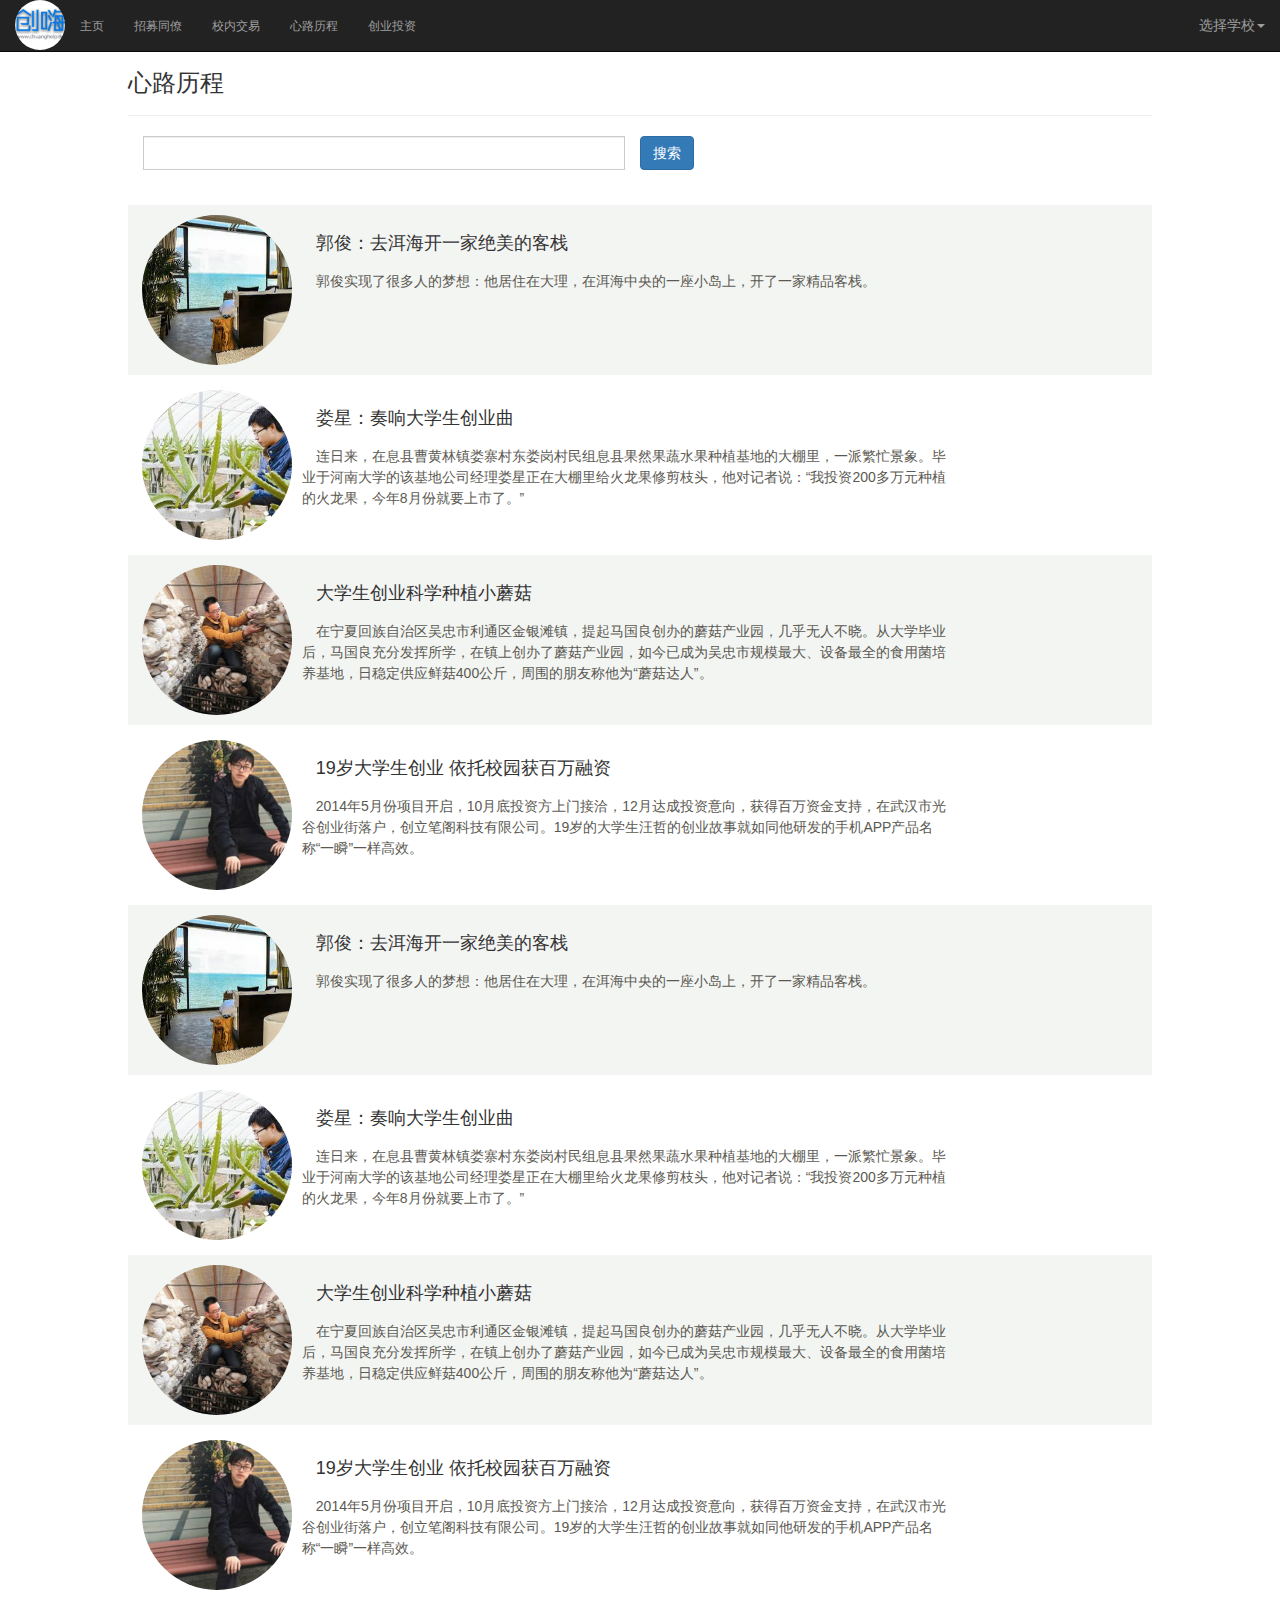
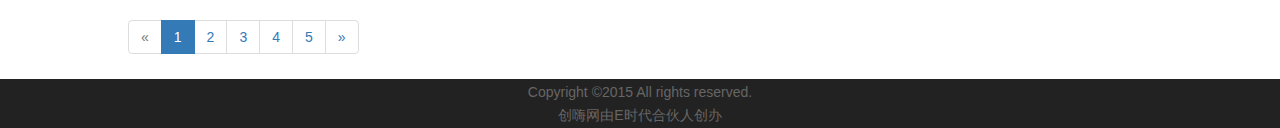
<file: chuang_help/impression.html>
<!DOCTYPE html>
<html>
<head lang="en">
	<meta charset="utf-8">
	<meta name="viewport" content="width=device-width,initial-scale=1.0">
	<title>impression</title>
	<link href="css/bootstrap.min.css" rel="stylesheet" type="text/css">
	<link href="css/style.css" rel="stylesheet" type="text/css">
</head>
<body data-spy="scroll" data-target=".navbar" data-offset="70"> 
<!--导航-->
	<div class="container">
		<nav class="navbar navbar-inverse navbar-fixed-top" role="navigation">
			<div class="container-fluid">
				<div class="navbar-header">
					<button class="navbaer-toggle collapse" type="button" data-toggle="collapse" data-target=".js-navbar-scrollspy"></button>
					<a href=""><img src="image/logo.jpg" class="h-logo"></a>	
				</div>
				<div class="collapse navbar-collapse js-navbar-scrollspy">
					<ul class="nav navbar-nav">
						<li class=""><a href="index.html"><small>主页</small></a></li>
						<li class=""><a href="recruit.html"><small>招募同僚</small></a></li>
						<li class=""><a href="trade.html"><small>校内交易</small></a></li>
						<li class=""><a href="impression.html"><small>心路历程</small></a></li>
						<li class=""><a href="invest.html"><small>创业投资</small></a></li>
					</ul>
					<ul id="mytab"class="nav navbar-nav navbar-right " role="tablist">
						<li role="presentation" class="dropdown"><a href="" class="dropdown-toggle" data-toggle="dropdown">选择学校<span class="caret"></span></a>
							<ul class="dropdown-menu" role="menu">
								<li ><a href="xi'anyoudian.html">西安邮电大学</a></li>
								<li ><a href="xi'anzhengfa.html">西安政法大学</a></li>
								<li ><a href="shannxishifan.html">陕西师范大学</a></li>
								<li ><a href="xi'andianzikeji.html">西安电子科技大学</a></li>
							</ul>
						</li>
					</ul>				
				</div>
			</div>
		</nav>
	</div>
	<div class="impression">
		<!--信息条-->
		<div class="page-header">
			<h3>心路历程</h3>		
		</div>
		<!--搜索-->
		<div class="from-impression">
			<form class="form-inline">
			    <div class="form-group col-md-6">
				    <div class="input-group col-md-12">
				      <input type="text" class="form-control" id="impression-search" placeholder="">
				    </div>
				</div>
			    <button type="submit" class="btn btn-primary">搜索</button>
			</form>
		</div>
		<!--心路历程-->
		<div class="person-impression">
			<ul class="text-invest">
				<li class="odd">
					<a href="guojun.html" target="_blank" class="item">
						<div class="box">
			   				<div class="box_pic">
			   					<img src="image/1.jpg" class="box-pic">
			   				</div>
			   				<div class="box_p">
			   					<h4>郭俊：去洱海开一家绝美的客栈</h4>
			   					<p>郭俊实现了很多人的梦想：他居住在大理，在洱海中央的一座小岛上，开了一家精品客栈。</p>
			   				</div>  				
			   			</div>
		   			</a>
		   		</li>
		   		<li>
		   			<a href="" target="_blank" class="item">
			   			<div class="box">
			   				<div class="box_pic">
			   					<img src="image/2.jpg" class="box-pic">
			   				</div>
			   				<div class="box_p">
			   					<h4>娄星：奏响大学生创业曲</h4>
			   					<p>连日来，在息县曹黄林镇娄寨村东娄岗村民组息县果然果蔬水果种植基地的大棚里，一派繁忙景象。毕业于河南大学的该基地公司经理娄星正在大棚里给火龙果修剪枝头，他对记者说：“我投资200多万元种植的火龙果，今年8月份就要上市了。”</p>
			   				</div>
			   			</div>
		   			</a>
		   		</li>
		   		<li class="odd">
		   			<a href="" target="_blank" class="item">  			
			   			<div class="box">
			   				<div class="box_pic">
			   					<img src="image/3.jpg" class="box-pic">
			   				</div>
			   				<div class="box_p">
			   					<h4>大学生创业科学种植小蘑菇</h4>
			   					<p>在宁夏回族自治区吴忠市利通区金银滩镇，提起马国良创办的蘑菇产业园，几乎无人不晓。从大学毕业后，马国良充分发挥所学，在镇上创办了蘑菇产业园，如今已成为吴忠市规模最大、设备最全的食用菌培养基地，日稳定供应鲜菇400公斤，周围的朋友称他为“蘑菇达人”。</p>
			   				</div>
			   			</div>
		   			</a>
		   		</li>
		   		<li>
		   			<a href="" target="_blank" class="item">
			   			<div class="box">
			   				<div class="box_pic">
			   					<img src="image/4.jpg" class="box-pic">
			   				</div>
			   				<div class="box_p">
			   					<h4>19岁大学生创业 依托校园获百万融资</h4>
			   					<p>2014年5月份项目开启，10月底投资方上门接洽，12月达成投资意向，获得百万资金支持，在武汉市光谷创业街落户，创立笔阁科技有限公司。19岁的大学生汪哲的创业故事就如同他研发的手机APP产品名称“一瞬”一样高效。</p>
			   				</div>
			   			</div>
		   			</a>
		   		</li>
		   		<li class="odd">
					<a href="" target="_blank" class="item">
						<div class="box">
			   				<div class="box_pic">
			   					<img src="image/1.jpg" class="box-pic">
			   				</div>
			   				<div class="box_p">
			   					<h4>郭俊：去洱海开一家绝美的客栈</h4>
			   					<p>郭俊实现了很多人的梦想：他居住在大理，在洱海中央的一座小岛上，开了一家精品客栈。</p>
			   				</div>  				
			   			</div>
		   			</a>
		   		</li>
		   		<li>
		   			<a href="" target="_blank" class="item">
			   			<div class="box">
			   				<div class="box_pic">
			   					<img src="image/2.jpg" class="box-pic">
			   				</div>
			   				<div class="box_p">
			   					<h4>娄星：奏响大学生创业曲</h4>
			   					<p>连日来，在息县曹黄林镇娄寨村东娄岗村民组息县果然果蔬水果种植基地的大棚里，一派繁忙景象。毕业于河南大学的该基地公司经理娄星正在大棚里给火龙果修剪枝头，他对记者说：“我投资200多万元种植的火龙果，今年8月份就要上市了。”</p>
			   				</div>
			   			</div>
		   			</a>
		   		</li>
		   		<li class="odd">
		   			<a href="" target="_blank" class="item">  			
			   			<div class="box">
			   				<div class="box_pic">
			   					<img src="image/3.jpg" class="box-pic">
			   				</div>
			   				<div class="box_p">
			   					<h4>大学生创业科学种植小蘑菇</h4>
			   					<p>在宁夏回族自治区吴忠市利通区金银滩镇，提起马国良创办的蘑菇产业园，几乎无人不晓。从大学毕业后，马国良充分发挥所学，在镇上创办了蘑菇产业园，如今已成为吴忠市规模最大、设备最全的食用菌培养基地，日稳定供应鲜菇400公斤，周围的朋友称他为“蘑菇达人”。</p>
			   				</div>
			   			</div>
		   			</a>
		   		</li>
		   		<li>
		   			<a href="" target="_blank" class="item">
			   			<div class="box">
			   				<div class="box_pic">
			   					<img src="image/4.jpg" class="box-pic">
			   				</div>
			   				<div class="box_p">
			   					<h4>19岁大学生创业 依托校园获百万融资</h4>
			   					<p>2014年5月份项目开启，10月底投资方上门接洽，12月达成投资意向，获得百万资金支持，在武汉市光谷创业街落户，创立笔阁科技有限公司。19岁的大学生汪哲的创业故事就如同他研发的手机APP产品名称“一瞬”一样高效。</p>
			   				</div>
			   			</div>
		   			</a>
		   		</li>
   			</ul>
		</div>
		<!--翻页按钮-->
		<nav>
		    <ul class="pagination">
			    <li class="disabled">
			      <span>
			        <span aria-hidden="true">&laquo;</span>
			      </span>
			    </li>
			    <li class="active">
			      <span>1 <span class="sr-only">(current)</span></span>
			    </li>
			    <li><a href="#">2</a></li>
			    <li><a href="#">3</a></li>
			    <li><a href="#">4</a></li>
			    <li><a href="#">5</a></li>
			    <li>
			      <a href="#" aria-label="Next">
			        <span aria-hidden="true">&raquo;</span>
			      </a>
			    </li>
			</ul>
		</nav>       
	</div>
	
	<!--页脚-->
	<div class="h-fix-footer-block"></div>
	</div><!--  .h-fix-footer-wrap  -->

	<!--  底部  -->
	<footer class="container-fluid h-foot">
	    <p>Copyright ©2015 All rights reserved.</p>
	    <p>创嗨网由E时代合伙人创办</p>
	</footer>



<script type="text/javascript" src="js/jquery-2.1.3.min.js"></script>
<script type="text/javascript" src="js/bootstrap.min.js"></script>
<script type="text/javascript" src="js/control.js"></script>
</body>
</html>
</file>
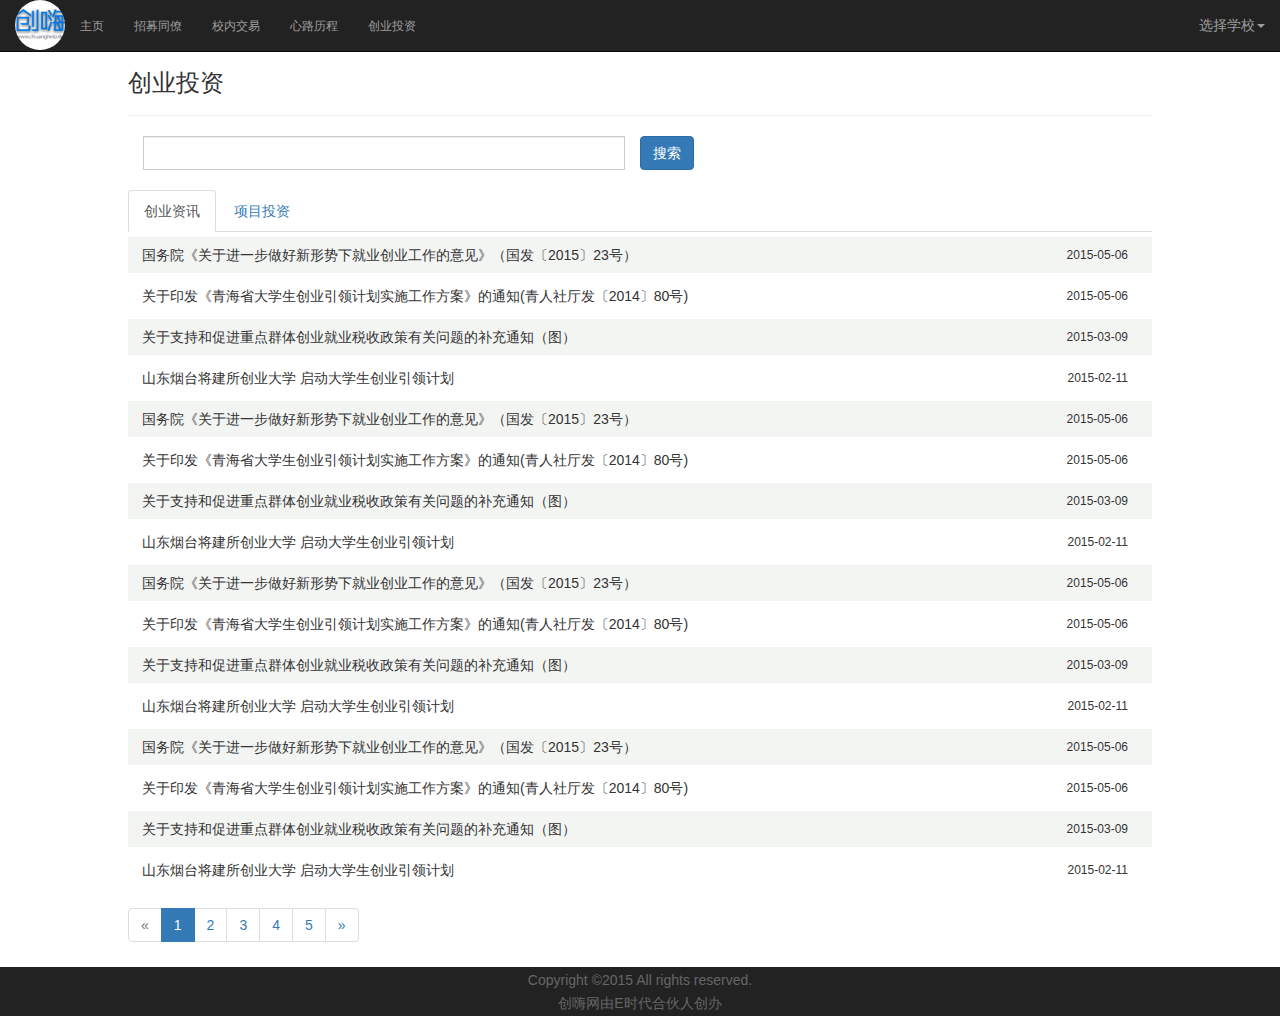
<file: chuang_help/invest.html>
<!DOCTYPE html>
<html>
<head lang="en">
	<meta charset="utf-8">
	<meta name="viewport" content="width=device-width,initial-scale=1.0">
	<title>invest</title>
	<link href="css/bootstrap.min.css" rel="stylesheet" type="text/css">
	<link href="css/style.css" rel="stylesheet" type="text/css">
</head>
<body data-spy="scroll" data-target=".navbar" data-offset="70"> 
<!--导航-->
	<div class="container">
		<nav class="navbar navbar-inverse navbar-fixed-top" role="navigation">
			<div class="container-fluid">
				<div class="navbar-header">
					<button class="navbaer-toggle collapse" type="button" data-toggle="collapse" data-target=".js-navbar-scrollspy"></button>
					<a href=""><img src="image/logo.jpg" class="h-logo"></a>	
				</div>
				<div class="collapse navbar-collapse js-navbar-scrollspy">
					<ul class="nav navbar-nav">
						<li class=""><a href="index.html"><small>主页</small></a></li>
						<li class=""><a href="recruit.html"><small>招募同僚</small></a></li>
						<li class=""><a href="trade.html"><small>校内交易</small></a></li>
						<li class=""><a href="impression.html"><small>心路历程</small></a></li>
						<li class=""><a href="invest.html"><small>创业投资</small></a></li>	
					</ul>
					<ul id="mytab"class="nav navbar-nav navbar-right " role="tablist">
						<li role="presentation" class="dropdown"><a href="" class="dropdown-toggle" data-toggle="dropdown">选择学校<span class="caret"></span></a>
							<ul class="dropdown-menu" role="menu">
								<li ><a href="xianyoudian.html">西安邮电大学</a></li>
								<li ><a href="">西安政法大学</a></li>
								<li ><a href="">陕西师范大学</a></li>
								<li ><a href="">西安电子科技大学</a></li>
							</ul>
						</li>
					</ul>				
				</div>
			</div>
		</nav>
	</div>
	<div class="invest">
		<!--信息条-->
		<div class="page-header">
			<h3>创业投资</h3>		
		</div>
		<!--搜索-->
		<div class="from-invest">
			<form class="form-inline">
			    <div class="form-group col-md-6">
				    <div class="input-group col-md-12">
				      <input type="text" class="form-control" id="impression-search" placeholder="">
				    </div>
				</div>
			    <button type="submit" class="btn btn-primary">搜索</button>
			</form>
		</div>
		<!--创业投资-->
		<div class="item-invest">
			<ul id="myTab" class="nav nav-tabs">
				<li class="active"><a href="#information" data-toggle="tab">创业资讯</a></li>
				<li><a href="#riskInvestment" data-toggle="tab">项目投资</a></li>
			</ul>
			<div id="myTabContent" class="tab-content">
				<div class="tab-pane fade in active" id="information">
					<ul class="text-invest">
						<li class="odd">
							<a href="guowuyuan.html" target="_blank">国务院《关于进一步做好新形势下就业创业工作的意见》（国发〔2015〕23号）</a>
							<span class="time-icon">2015-05-06</span>
						</li>
						<li>
							<a href="" target="_blank">关于印发《青海省大学生创业引领计划实施工作方案》的通知(青人社厅发〔2014〕80号)</a>
							<span class="time-icon">2015-05-06</span>
						</li>
						<li class="odd">
							<a href="" target="_blank">关于支持和促进重点群体创业就业税收政策有关问题的补充通知（图）</a>
							<span class="time-icon">2015-03-09</span>
						</li>
						<li>
							<a href="" target="_blank">山东烟台将建所创业大学 启动大学生创业引领计划</a>
							<span class="time-icon">2015-02-11</span>
						</li>
						<li class="odd">
							<a href="" target="_blank">国务院《关于进一步做好新形势下就业创业工作的意见》（国发〔2015〕23号）</a>
							<span class="time-icon">2015-05-06</span>
						</li>
						<li>
							<a href="" target="_blank">关于印发《青海省大学生创业引领计划实施工作方案》的通知(青人社厅发〔2014〕80号)</a>
							<span class="time-icon">2015-05-06</span>
						</li>
						<li class="odd">
							<a href="" target="_blank">关于支持和促进重点群体创业就业税收政策有关问题的补充通知（图）</a>
							<span class="time-icon">2015-03-09</span>
						</li>
						<li>
							<a href="" target="_blank">山东烟台将建所创业大学 启动大学生创业引领计划</a>
							<span class="time-icon">2015-02-11</span>
						</li>						<li class="odd">
							<a href="guowuyuan.html" target="_blank">国务院《关于进一步做好新形势下就业创业工作的意见》（国发〔2015〕23号）</a>
							<span class="time-icon">2015-05-06</span>
						</li>
						<li>
							<a href="" target="_blank">关于印发《青海省大学生创业引领计划实施工作方案》的通知(青人社厅发〔2014〕80号)</a>
							<span class="time-icon">2015-05-06</span>
						</li>
						<li class="odd">
							<a href="" target="_blank">关于支持和促进重点群体创业就业税收政策有关问题的补充通知（图）</a>
							<span class="time-icon">2015-03-09</span>
						</li>
						<li>
							<a href="" target="_blank">山东烟台将建所创业大学 启动大学生创业引领计划</a>
							<span class="time-icon">2015-02-11</span>
						</li>						<li class="odd">
							<a href="" target="_blank">国务院《关于进一步做好新形势下就业创业工作的意见》（国发〔2015〕23号）</a>
							<span class="time-icon">2015-05-06</span>
						</li>
						<li>
							<a href="" target="_blank">关于印发《青海省大学生创业引领计划实施工作方案》的通知(青人社厅发〔2014〕80号)</a>
							<span class="time-icon">2015-05-06</span>
						</li>
						<li class="odd">
							<a href="" target="_blank">关于支持和促进重点群体创业就业税收政策有关问题的补充通知（图）</a>
							<span class="time-icon">2015-03-09</span>
						</li>
						<li>
							<a href="" target="_blank">山东烟台将建所创业大学 启动大学生创业引领计划</a>
							<span class="time-icon">2015-02-11</span>
						</li>			
					</ul>
					<!--翻页按钮-->
					<nav>
					    <ul class="pagination">
						    <li class="disabled">
						      <span>
						        <span aria-hidden="true">&laquo;</span>
						      </span>
						    </li>
						    <li class="active">
						      <span>1 <span class="sr-only">(current)</span></span>
						    </li>
						    <li><a href="#">2</a></li>
						    <li><a href="#">3</a></li>
						    <li><a href="#">4</a></li>
						    <li><a href="#">5</a></li>
						    <li>
						      <a href="#" aria-label="Next">
						        <span aria-hidden="true">&raquo;</span>
						      </a>
						    </li>
						</ul>
					</nav>
				</div>
				<div class="tab-pane fade" id="riskInvestment">
					<ul class="text-invest">
						<li class="odd">
							<a href="#" target="_blank" class="item">
								<div class="column">
									<p class="table1"><strong style="color:#e9252f;">运营情况：</strong>未注册公司</p>
									<p class="table2"><strong style="color:#016f10;">【项目概况】</strong>西安邮电大学 | E时代合伙人</p>
								</div>
								<div class="box">
					   				<div class="box_pic">
					   					<img src="image/logo.jpg" class="box-picc">
					   				</div>
					   				<div class="box_p">
					   					<h4>给大学生提供一个创业平台————E时代合伙人</h4>
					   					<p>该平台提供项目合伙、校内B2B交易、资讯、创业感言等服务，并提供时效性高、安全性强、准确性精的资讯消息。为当代大学生的创业提供一个更好更便捷的平台，让年轻人有一个更广阔的平台去施展自己的才华。</p>
					   				</div>  				
				   				</div>
			   				</a>
						</li>
						<li>
							<a href="#" target="_blank" class="item">
								<div class="column">
									<p class="table1"><strong style="color:#e9252f;">运营情况：</strong>未注册公司</p>
									<p class="table2"><strong style="color:#016f10;">【项目概况】</strong>西安邮电大学 | E时代合伙人</p>
								</div>
								<div class="box">
					   				<div class="box_pic">
					   					<img src="image/logo.jpg" class="box-picc">
					   				</div>
					   				<div class="box_p">
					   					<h4>给大学生提供一个创业平台————E时代合伙人</h4>
					   					<p>该平台提供项目合伙、校内B2B交易、资讯、创业感言等服务，并提供时效性高、安全性强、准确性精的资讯消息。为当代大学生的创业提供一个更好更便捷的平台，让年轻人有一个更广阔的平台去施展自己的才华。</p>
					   				</div>  				
				   				</div>
			   				</a>
						</li>
						<li class="odd">
							<a href="#" target="_blank" class="item">
								<div class="column">
									<p class="table1"><strong style="color:#e9252f;">运营情况：</strong>未注册公司</p>
									<p class="table2"><strong style="color:#016f10;">【项目概况】</strong>西安邮电大学 | E时代合伙人</p>
								</div>
								<div class="box">
					   				<div class="box_pic">
					   					<img src="image/logo.jpg" class="box-picc">
					   				</div>
					   				<div class="box_p">
					   					<h4>给大学生提供一个创业平台————E时代合伙人</h4>
					   					<p>该平台提供项目合伙、校内B2B交易、资讯、创业感言等服务，并提供时效性高、安全性强、准确性精的资讯消息。为当代大学生的创业提供一个更好更便捷的平台，让年轻人有一个更广阔的平台去施展自己的才华。</p>
					   				</div>  				
				   				</div>
			   				</a>
						</li>
						<li>
							<a href="#" target="_blank" class="item">
								<div class="column">
									<p class="table1"><strong style="color:#e9252f;">运营情况：</strong>未注册公司</p>
									<p class="table2"><strong style="color:#016f10;">【项目概况】</strong>西安邮电大学 | E时代合伙人</p>
								</div>
								<div class="box">
					   				<div class="box_pic">
					   					<img src="image/logo.jpg" class="box-picc">
					   				</div>
					   				<div class="box_p">
					   					<h4>给大学生提供一个创业平台————E时代合伙人</h4>
					   					<p>该平台提供项目合伙、校内B2B交易、资讯、创业感言等服务，并提供时效性高、安全性强、准确性精的资讯消息。为当代大学生的创业提供一个更好更便捷的平台，让年轻人有一个更广阔的平台去施展自己的才华。</p>
					   				</div>  				
				   				</div>
			   				</a>
						</li>
						<li class="odd">
							<a href="#" target="_blank" class="item">
								<div class="column">
									<p class="table1"><strong style="color:#e9252f;">运营情况：</strong>未注册公司</p>
									<p class="table2"><strong style="color:#016f10;">【项目概况】</strong>西安邮电大学 | E时代合伙人</p>
								</div>
								<div class="box">
					   				<div class="box_pic">
					   					<img src="image/logo.jpg" class="box-picc">
					   				</div>
					   				<div class="box_p">
					   					<h4>给大学生提供一个创业平台————E时代合伙人</h4>
					   					<p>该平台提供项目合伙、校内B2B交易、资讯、创业感言等服务，并提供时效性高、安全性强、准确性精的资讯消息。为当代大学生的创业提供一个更好更便捷的平台，让年轻人有一个更广阔的平台去施展自己的才华。</p>
					   				</div>  				
				   				</div>
			   				</a>
						</li>
						<li>
							<a href="#" target="_blank" class="item">
								<div class="column">
									<p class="table1"><strong style="color:#e9252f;">运营情况：</strong>未注册公司</p>
									<p class="table2"><strong style="color:#016f10;">【项目概况】</strong>西安邮电大学 | E时代合伙人</p>
								</div>
								<div class="box">
					   				<div class="box_pic">
					   					<img src="image/logo.jpg" class="box-picc">
					   				</div>
					   				<div class="box_p">
					   					<h4>给大学生提供一个创业平台————E时代合伙人</h4>
					   					<p>该平台提供项目合伙、校内B2B交易、资讯、创业感言等服务，并提供时效性高、安全性强、准确性精的资讯消息。为当代大学生的创业提供一个更好更便捷的平台，让年轻人有一个更广阔的平台去施展自己的才华。</p>
					   				</div>  				
				   				</div>
			   				</a>
						</li>						
					</ul>
					<!--翻页按钮-->
					<nav>
					    <ul class="pagination">
						    <li class="disabled">
						      <span>
						        <span aria-hidden="true">&laquo;</span>
						      </span>
						    </li>
						    <li class="active">
						      <span>1<span class="sr-only">(current)</span></span>
						    </li>
						    <li><a href="#">2</a></li>
						    <li><a href="#">3</a></li>
						    <li><a href="#">4</a></li>
						    <li><a href="#">5</a></li>
						    <li>
						      <a href="#" aria-label="Next">
						        <span aria-hidden="true">&raquo;</span>
						      </a>
						    </li>
						</ul>
					</nav>
				</div>
			</div>
		</div>
       
	</div>
	
	<!--页脚-->
	<div class="h-fix-footer-block"></div>
	</div><!--  .h-fix-footer-wrap  -->

	<!--  底部  -->
	<footer class="container-fluid h-foot">
	    <p>Copyright ©2015 All rights reserved.</p>
	    <p>创嗨网由E时代合伙人创办</p>
	</footer>
</script>
<script type="text/javascript" src="js/jquery-2.1.3.min.js"></script>
<script type="text/javascript" src="js/bootstrap.min.js"></script>
<script type="text/javascript" src="js/control.js"></script>
</body>
</html>
</file>
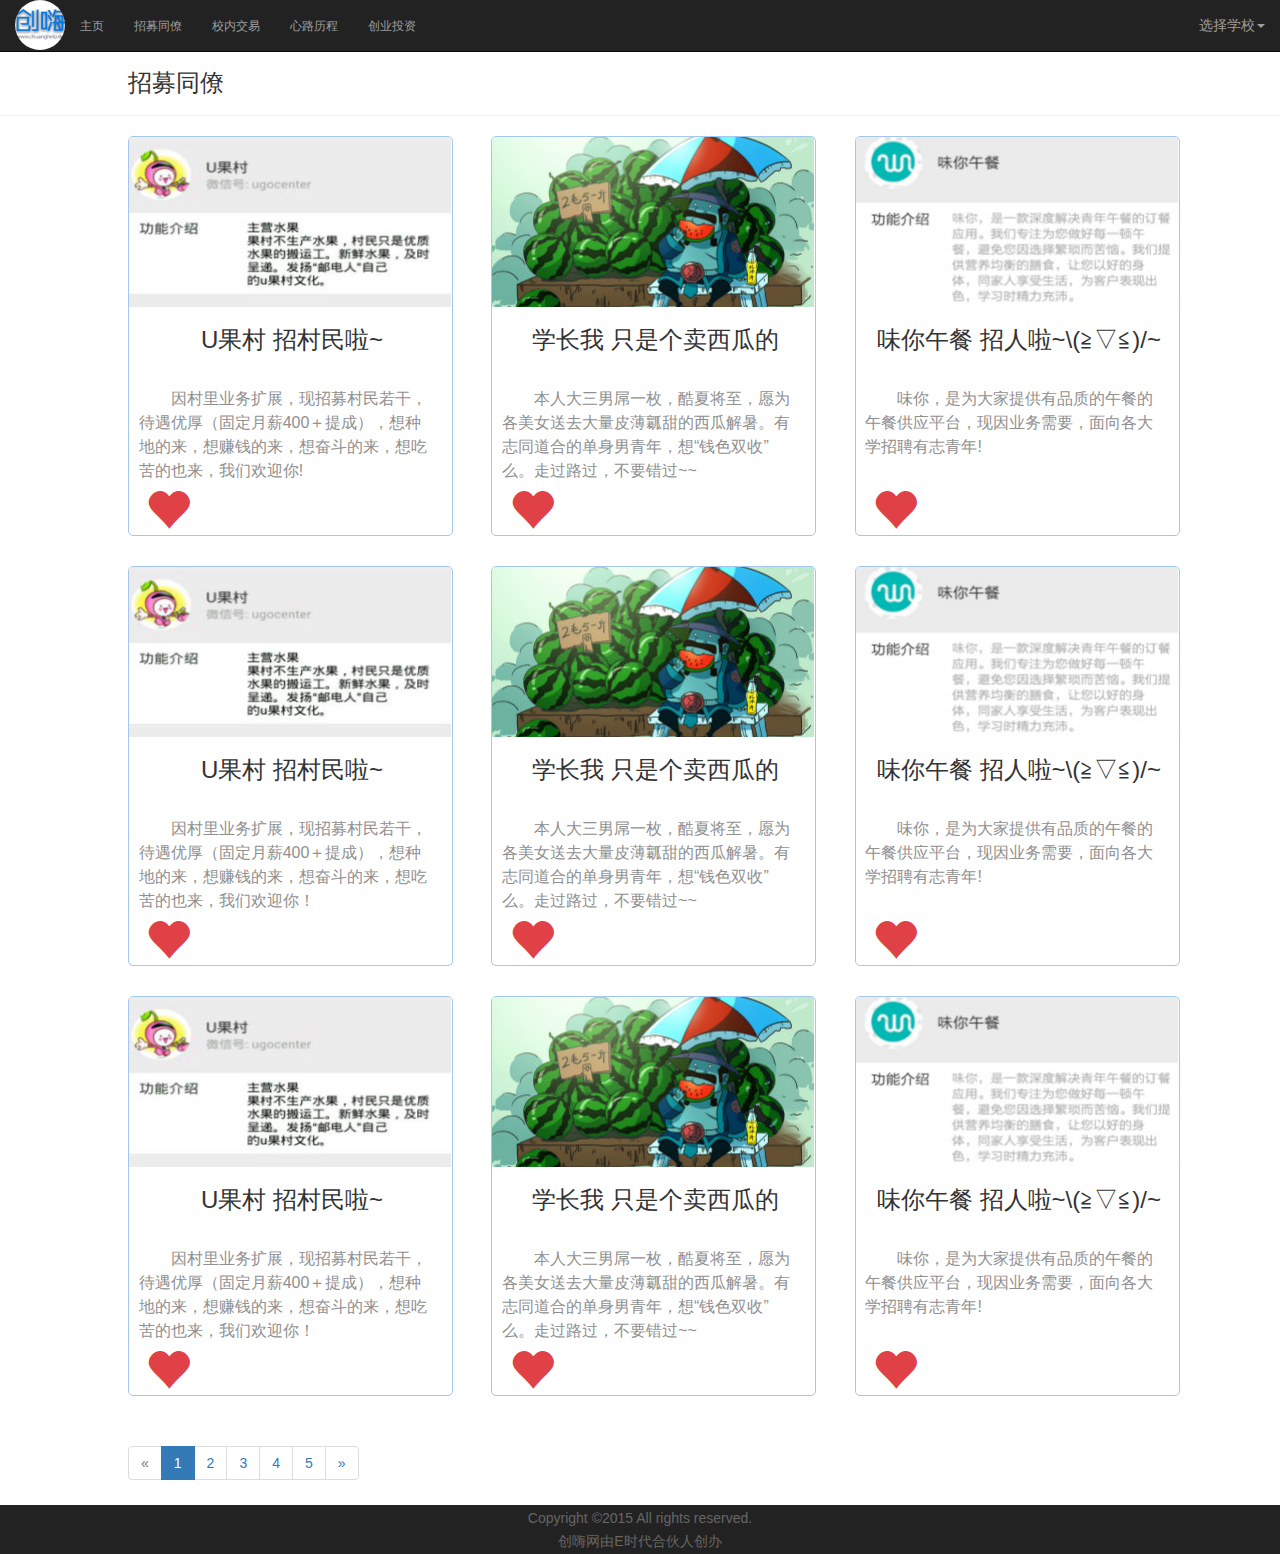
<file: chuang_help/recruit.html>
<!DOCTYPE html>
<html>
<head lang="en">
	<meta charset="utf-8">
	<meta name="viewport" content="width=device-width,initial-scale=1.0">
	<title>recruit</title>
	<link href="css/bootstrap.min.css" rel="stylesheet" type="text/css">
	<link href="css/style.css" rel="stylesheet" type="text/css">
</head>
<body data-spy="scroll" data-target=".navbar" data-offset="70"> 
<!--导航-->
	<div class="container">
		<nav class="navbar navbar-inverse navbar-fixed-top" role="navigation">
			<div class="container-fluid">
				<div class="navbar-header">
					<button class="navbaer-toggle collapse" type="button" data-toggle="collapse" data-target=".js-navbar-scrollspy"></button>
					<a href=""><img src="image/logo.jpg" class="h-logo"></a>	
				</div>
				<div class="collapse navbar-collapse js-navbar-scrollspy">
					<ul class="nav navbar-nav">
						<li class=""><a href="index.html"><small>主页</small></a></li>
						<li class=""><a href="recruit.html"><small>招募同僚</small></a></li>
						<li class=""><a href="trade.html"><small>校内交易</small></a></li>
						<li class=""><a href="impression.html"><small>心路历程</small></a></li>
						<li class=""><a href="invest.html"><small>创业投资</small></a></li>
					</ul>
					<ul id="mytab"class="nav navbar-nav navbar-right " role="tablist">
						<li role="presentation" class="dropdown"><a href="" class="dropdown-toggle" data-toggle="dropdown">选择学校<span class="caret"></span></a>
							<ul class="dropdown-menu" role="menu">
								<li ><a href="xi'anyoudian.html">西安邮电大学</a></li>
								<li ><a href="xi'anzhengfa.html">西安政法大学</a></li>
								<li ><a href="shannxishifan.html">陕西师范大学</a></li>
								<li ><a href="xi'andianzikeji.html">西安电子科技大学</a></li>
							</ul>
						</li>
					</ul>				
				</div>
			</div>
		</nav>
	</div>
<!--信息条-->
	<div class="page-header recruit">
		<h3>招募同僚</h3>		
	</div>
<!--信息瀑布流-->
	<div class="waterfall">
		<ul class="water-ul">
			<li class="water">
				<div class="water-pic">
					<img src="image/U.jpg">
				</div>
				<div class="water-h">
					<h3>U果村   招村民啦~</h3>
				</div>
				<div class="water-p">
					<p>因村里业务扩展，现招募村民若干，待遇优厚（固定月薪400＋提成），想种地的来，想赚钱的来，想奋斗的来，想吃苦的也来，我们欢迎你!</p>
				</div>
				<div class="water-icon">
				<a href=""><span class="glyphicon glyphicon-heart" style="font-size:45px;color:#df4147;"></span></a> 			
				</div>
			</li>
			<li class="water">
				<div class="water-pic">
					<img src="image/xigua.jpg">
				</div>
				<div class="water-h">
					<h3>学长我   只是个卖西瓜的</h3>
				</div>
				<div class="water-p">
					<p>本人大三男屌一枚，酷夏将至，愿为各美女送去大量皮薄瓤甜的西瓜解暑。有志同道合的单身男青年，想“钱色双收”么。走过路过，不要错过~~</p>
				</div>
				<div class="water-icon">
				<a href=""><span class="glyphicon glyphicon-heart" style="font-size:45px;color:#df4147;"></span></a> 			
				</div>
			</li>
			<li class="water">
				<div class="water-pic">
					<img src="image/weini.jpg">
				</div>
				<div class="water-h">
					<h3>味你午餐 招人啦~\(≧▽≦)/~</h3>
				</div>
				<div class="water-p">
					<p>味你，是为大家提供有品质的午餐的午餐供应平台，现因业务需要，面向各大学招聘有志青年!</p>
				</div>
				<div class="water-icon">
				<a href=""><span class="glyphicon glyphicon-heart" style="font-size:45px;color:#df4147;"></span></a> 			
				</div>
			</li>
		</ul>
		
		<ul class="water-ul">
			<li class="water">
				<div class="water-pic">
					<img src="image/U.jpg">
				</div>
				<div class="water-h">
					<h3>U果村   招村民啦~</h3>
				</div>
				<div class="water-p">
					<p>因村里业务扩展，现招募村民若干，待遇优厚（固定月薪400＋提成），想种地的来，想赚钱的来，想奋斗的来，想吃苦的也来，我们欢迎你！</p>
				</div>
				<div class="water-icon">
				<a href=""><span class="glyphicon glyphicon-heart" style="font-size:45px;color:#df4147;"></span></a> 			
				</div>
			</li>
			<li class="water">
				<div class="water-pic">
					<img src="image/xigua.jpg">
				</div>
				<div class="water-h">
					<h3>学长我   只是个卖西瓜的</h3>
				</div>
				<div class="water-p">
					<p>本人大三男屌一枚，酷夏将至，愿为各美女送去大量皮薄瓤甜的西瓜解暑。有志同道合的单身男青年，想“钱色双收”么。走过路过，不要错过~~</p>
				</div>
				<div class="water-icon">
				<a href=""><span class="glyphicon glyphicon-heart" style="font-size:45px;color:#df4147;"></span></a> 			
				</div>
			</li>
			<li class="water">
				<div class="water-pic">
					<img src="image/weini.jpg">
				</div>
				<div class="water-h">
					<h3>味你午餐 招人啦~\(≧▽≦)/~</h3>
				</div>
				<div class="water-p">
					<p>味你，是为大家提供有品质的午餐的午餐供应平台，现因业务需要，面向各大学招聘有志青年!</p>
				</div>
				<div class="water-icon">
				<a href=""><span class="glyphicon glyphicon-heart" style="font-size:45px;color:#df4147;"></span></a> 			
				</div>
			</li>
		</ul>
		<ul class="water-ul">
			<li class="water">
				<div class="water-pic">
					<img src="image/U.jpg">
				</div>
				<div class="water-h">
					<h3>U果村   招村民啦~</h3>
				</div>
				<div class="water-p">
					<p>因村里业务扩展，现招募村民若干，待遇优厚（固定月薪400＋提成），想种地的来，想赚钱的来，想奋斗的来，想吃苦的也来，我们欢迎你！</p>
				</div>
				<div class="water-icon">
				<a href=""><span class="glyphicon glyphicon-heart" style="font-size:45px;color:#df4147;"></span></a> 			
				</div>
			</li>
			<li class="water">
				<div class="water-pic">
					<img src="image/xigua.jpg">
				</div>
				<div class="water-h">
					<h3>学长我   只是个卖西瓜的</h3>
				</div>
				<div class="water-p">
					<p>本人大三男屌一枚，酷夏将至，愿为各美女送去大量皮薄瓤甜的西瓜解暑。有志同道合的单身男青年，想“钱色双收”么。走过路过，不要错过~~</p>
				</div>
				<div class="water-icon">
				<a href=""><span class="glyphicon glyphicon-heart" style="font-size:45px;color:#df4147;"></span></a> 			
				</div>
			</li>
			<li class="water">
				<div class="water-pic">
					<img src="image/weini.jpg">
				</div>
				<div class="water-h">
					<h3>味你午餐 招人啦~\(≧▽≦)/~</h3>
				</div>
				<div class="water-p">
					<p>味你，是为大家提供有品质的午餐的午餐供应平台，现因业务需要，面向各大学招聘有志青年!</p>
				</div>
				<div class="water-icon">
				<a href=""><span class="glyphicon glyphicon-heart" style="font-size:45px;color:#df4147;"></span></a> 			
				</div>
			</li>
		</ul>
		<!--翻页按钮-->
		<nav>
		    <ul class="pagination">
			    <li class="disabled">
			      <span>
			        <span aria-hidden="true">&laquo;</span>
			      </span>
			    </li>
			    <li class="active">
			      <span>1 <span class="sr-only">(current)</span></span>
			    </li>
			    <li><a href="#">2</a></li>
			    <li><a href="#">3</a></li>
			    <li><a href="#">4</a></li>
			    <li><a href="#">5</a></li>
			    <li>
			      <a href="#" aria-label="Next">
			        <span aria-hidden="true">&raquo;</span>
			      </a>
			    </li>
			</ul>
		</nav>       
	</div>
	
	<!--页脚-->
	<div class="h-fix-footer-block"></div>
	</div><!--  .h-fix-footer-wrap  -->

	<!--  底部  -->
	<footer class="container-fluid h-foot">
	    <p>Copyright ©2015 All rights reserved.</p>
	    <p>创嗨网由E时代合伙人创办</p>
	</footer>



<script type="text/javascript" src="js/jquery-2.1.3.min.js"></script>
<script type="text/javascript" src="js/bootstrap.min.js"></script>
<script type="text/javascript" src="js/control.js"></script>
</body>
</html>
</file>
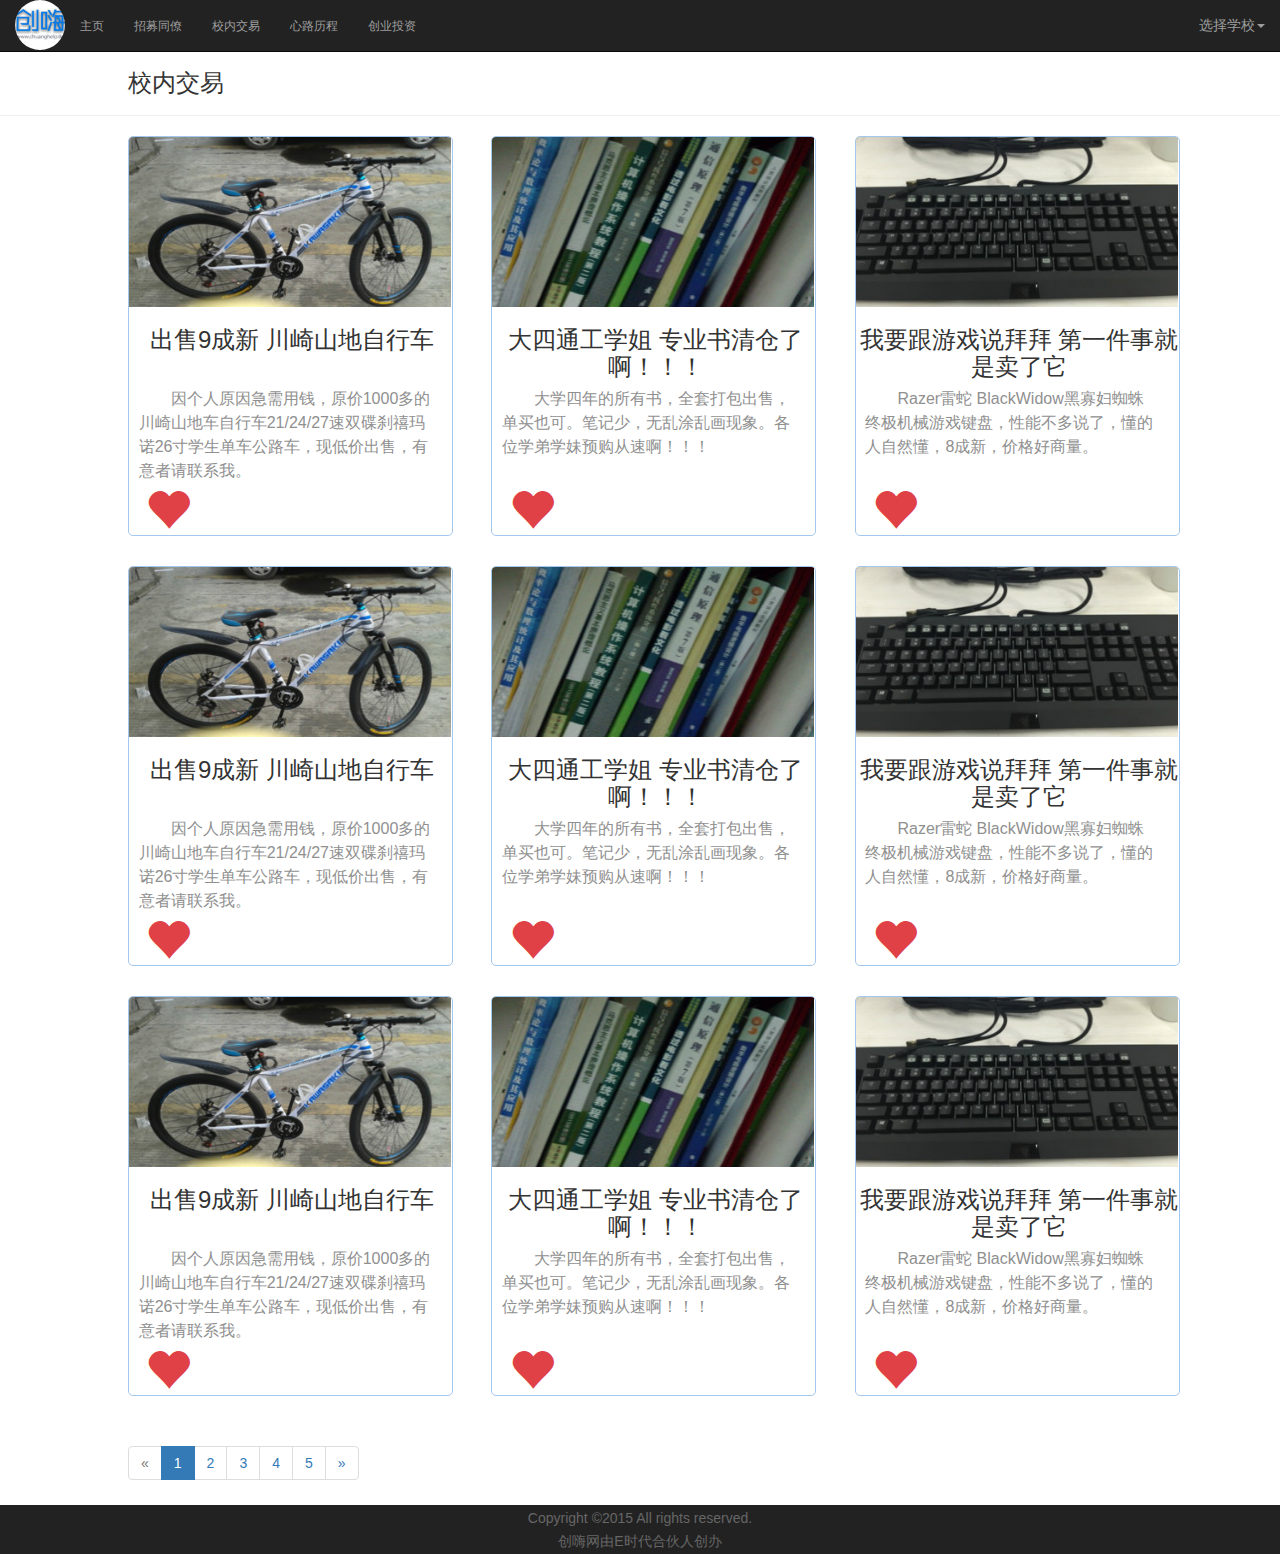
<file: chuang_help/trade.html>
<!DOCTYPE html>
<html>
<head lang="en">
	<meta charset="utf-8">
	<meta name="viewport" content="width=device-width,initial-scale=1.0">
	<title>trade</title>
	<link href="css/bootstrap.min.css" rel="stylesheet" type="text/css">
	<link href="css/style.css" rel="stylesheet" type="text/css">
</head>
<body data-spy="scroll" data-target=".navbar" data-offset="70"> 
<!--导航-->
	<div class="container">
		<nav class="navbar navbar-inverse navbar-fixed-top" role="navigation">
			<div class="container-fluid">
				<div class="navbar-header">
					<button class="navbaer-toggle collapse" type="button" data-toggle="collapse" data-target=".js-navbar-scrollspy"></button>
					<a href=""><img src="image/logo.jpg" class="h-logo"></a>	
				</div>
				<div class="collapse navbar-collapse js-navbar-scrollspy">
					<ul class="nav navbar-nav">
						<li class=""><a href="index.html"><small>主页</small></a></li>
						<li class=""><a href="recruit.html"><small>招募同僚</small></a></li>
						<li class=""><a href="trade.html"><small>校内交易</small></a></li>
						<li class=""><a href="impression.html"><small>心路历程</small></a></li>
						<li class=""><a href="invest.html"><small>创业投资</small></a></li>
					</ul>
					<ul id="mytab"class="nav navbar-nav navbar-right " role="tablist">
						<li role="presentation" class="dropdown"><a href="" class="dropdown-toggle" data-toggle="dropdown">选择学校<span class="caret"></span></a>
							<ul class="dropdown-menu" role="menu">
								<li ><a href="xi'anyoudian.html">西安邮电大学</a></li>
								<li ><a href="xi'anzhengfa.html">西安政法大学</a></li>
								<li ><a href="shannxishifan.html">陕西师范大学</a></li>
								<li ><a href="xi'andianzikeji.html">西安电子科技大学</a></li>
							</ul>
						</li>
					</ul>				
				</div>
			</div>
		</nav>
	</div>
	<!--信息条-->
		<div class="page-header trade">
			<h3>校内交易</h3>		
		</div>
	<!--信息瀑布流-->
		<div class="waterfall">
			<ul class="water-ul">
				<li class="water">
					<div class="water-pic">
						<img src="image/bicycle.jpg">
					</div>
					<div class="water-h">
						<h3>出售9成新 川崎山地自行车</h3>
					</div>
					<div class="water-p">
						<p>因个人原因急需用钱，原价1000多的川崎山地车自行车21/24/27速双碟刹禧玛诺26寸学生单车公路车，现低价出售，有意者请联系我。</p>
					</div>
					<div class="water-icon">
					<a href=""><span class="glyphicon glyphicon-heart" style="font-size:45px;color:#df4147;"></span></a> 			
					</div>
				</li>
				<li class="water">
					<div class="water-pic">
						<img src="image/book.jpg">
					</div>
					<div class="water-h">
						<h3>大四通工学姐 专业书清仓了啊！！！</h3>
					</div>
					<div class="water-p">
						<p>大学四年的所有书，全套打包出售，单买也可。笔记少，无乱涂乱画现象。各位学弟学妹预购从速啊！！！</p>
					</div>
					<div class="water-icon">
					<a href=""><span class="glyphicon glyphicon-heart" style="font-size:45px;color:#df4147;"></span></a> 			
					</div>
				</li>
				<li class="water">
					<div class="water-pic">
						<img src="image/jianpan.jpg">
					</div>
					<div class="water-h">
						<h3>我要跟游戏说拜拜 第一件事就是卖了它</h3>
					</div>
					<div class="water-p">
						<p>Razer雷蛇 BlackWidow黑寡妇蜘蛛 终极机械游戏键盘，性能不多说了，懂的人自然懂，8成新，价格好商量。</p>
					</div>
					<div class="water-icon">
					<a href=""><span class="glyphicon glyphicon-heart" style="font-size:45px;color:#df4147;"></span></a> 			
					</div>
				</li>
			</ul>
			
			<ul class="water-ul">
				<li class="water">
					<div class="water-pic">
						<img src="image/bicycle.jpg">
					</div>
					<div class="water-h">
						<h3>出售9成新 川崎山地自行车</h3>
					</div>
					<div class="water-p">
						<p>因个人原因急需用钱，原价1000多的川崎山地车自行车21/24/27速双碟刹禧玛诺26寸学生单车公路车，现低价出售，有意者请联系我。</p>
					</div>
					<div class="water-icon">
					<a href=""><span class="glyphicon glyphicon-heart" style="font-size:45px;color:#df4147;"></span></a> 			
					</div>
				</li>
				<li class="water">
					<div class="water-pic">
						<img src="image/book.jpg">
					</div>
					<div class="water-h">
						<h3>大四通工学姐 专业书清仓了啊！！！</h3>
					</div>
					<div class="water-p">
						<p>大学四年的所有书，全套打包出售，单买也可。笔记少，无乱涂乱画现象。各位学弟学妹预购从速啊！！！</p>
					</div>
					<div class="water-icon">
					<a href=""><span class="glyphicon glyphicon-heart" style="font-size:45px;color:#df4147;"></span></a> 			
					</div>
				</li>
				<li class="water">
					<div class="water-pic">
						<img src="image/jianpan.jpg">
					</div>
					<div class="water-h">
						<h3>我要跟游戏说拜拜 第一件事就是卖了它</h3>
					</div>
					<div class="water-p">
						<p>Razer雷蛇 BlackWidow黑寡妇蜘蛛 终极机械游戏键盘，性能不多说了，懂的人自然懂，8成新，价格好商量。</p>
					</div>
					<div class="water-icon">
					<a href=""><span class="glyphicon glyphicon-heart" style="font-size:45px;color:#df4147;"></span></a> 			
					</div>
				</li>
			</ul>
			<ul class="water-ul">
				<li class="water">
					<div class="water-pic">
						<img src="image/bicycle.jpg">
					</div>
					<div class="water-h">
						<h3>出售9成新 川崎山地自行车</h3>
					</div>
					<div class="water-p">
						<p>因个人原因急需用钱，原价1000多的川崎山地车自行车21/24/27速双碟刹禧玛诺26寸学生单车公路车，现低价出售，有意者请联系我。</p>
					</div>
					<div class="water-icon">
					<a href=""><span class="glyphicon glyphicon-heart" style="font-size:45px;color:#df4147;"></span></a> 			
					</div>
				</li>
				<li class="water">
					<div class="water-pic">
						<img src="image/book.jpg">
					</div>
					<div class="water-h">
						<h3>大四通工学姐 专业书清仓了啊！！！</h3>
					</div>
					<div class="water-p">
						<p>大学四年的所有书，全套打包出售，单买也可。笔记少，无乱涂乱画现象。各位学弟学妹预购从速啊！！！</p>
					</div>
					<div class="water-icon">
					<a href=""><span class="glyphicon glyphicon-heart" style="font-size:45px;color:#df4147;"></span></a> 			
					</div>
				</li>
				<li class="water">
					<div class="water-pic">
						<img src="image/jianpan.jpg">
					</div>
					<div class="water-h">
						<h3>我要跟游戏说拜拜 第一件事就是卖了它</h3>
					</div>
					<div class="water-p">
						<p>Razer雷蛇 BlackWidow黑寡妇蜘蛛 终极机械游戏键盘，性能不多说了，懂的人自然懂，8成新，价格好商量。</p>
					</div>
					<div class="water-icon">
					<a href=""><span class="glyphicon glyphicon-heart" style="font-size:45px;color:#df4147;"></span></a> 			
					</div>
				</li>
			</ul>
			<!--翻页按钮-->
			<nav>
			    <ul class="pagination">
				    <li class="disabled">
				      <span>
				        <span aria-hidden="true">&laquo;</span>
				      </span>
				    </li>
				    <li class="active">
				      <span>1 <span class="sr-only">(current)</span></span>
				    </li>
				    <li><a href="#">2</a></li>
				    <li><a href="#">3</a></li>
				    <li><a href="#">4</a></li>
				    <li><a href="#">5</a></li>
				    <li>
				      <a href="#" aria-label="Next">
				        <span aria-hidden="true">&raquo;</span>
				      </a>
				    </li>
				</ul>
			</nav>       
		</div>

	<!--页脚-->
	<div class="h-fix-footer-block"></div>
	</div><!--  .h-fix-footer-wrap  -->

	<!--  底部  -->
	<footer class="container-fluid h-foot">
	    <p>Copyright ©2015 All rights reserved.</p>
	    <p>创嗨网由E时代合伙人创办</p>
	</footer>



<script type="text/javascript" src="js/jquery-2.1.3.min.js"></script>
<script type="text/javascript" src="js/bootstrap.min.js"></script>
<script type="text/javascript" src="js/control.js"></script>
</body>
</html>
</file>
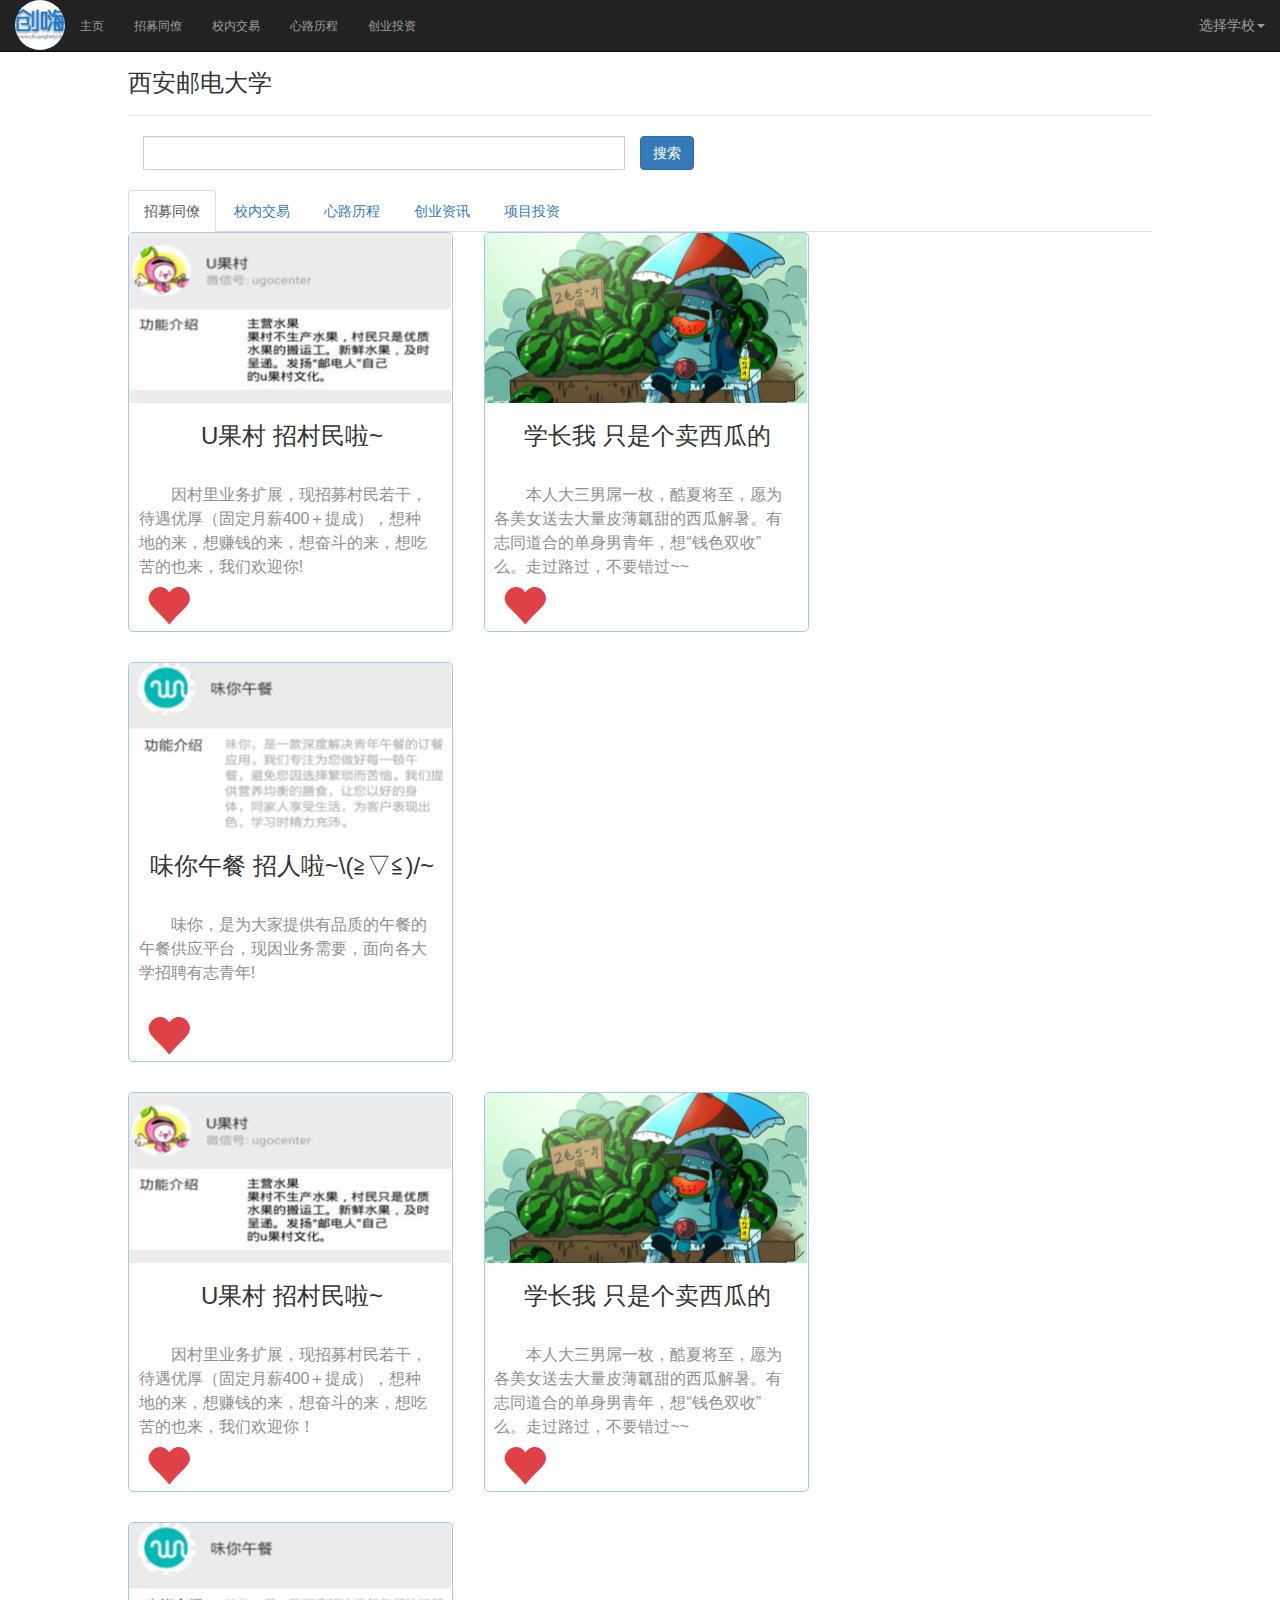
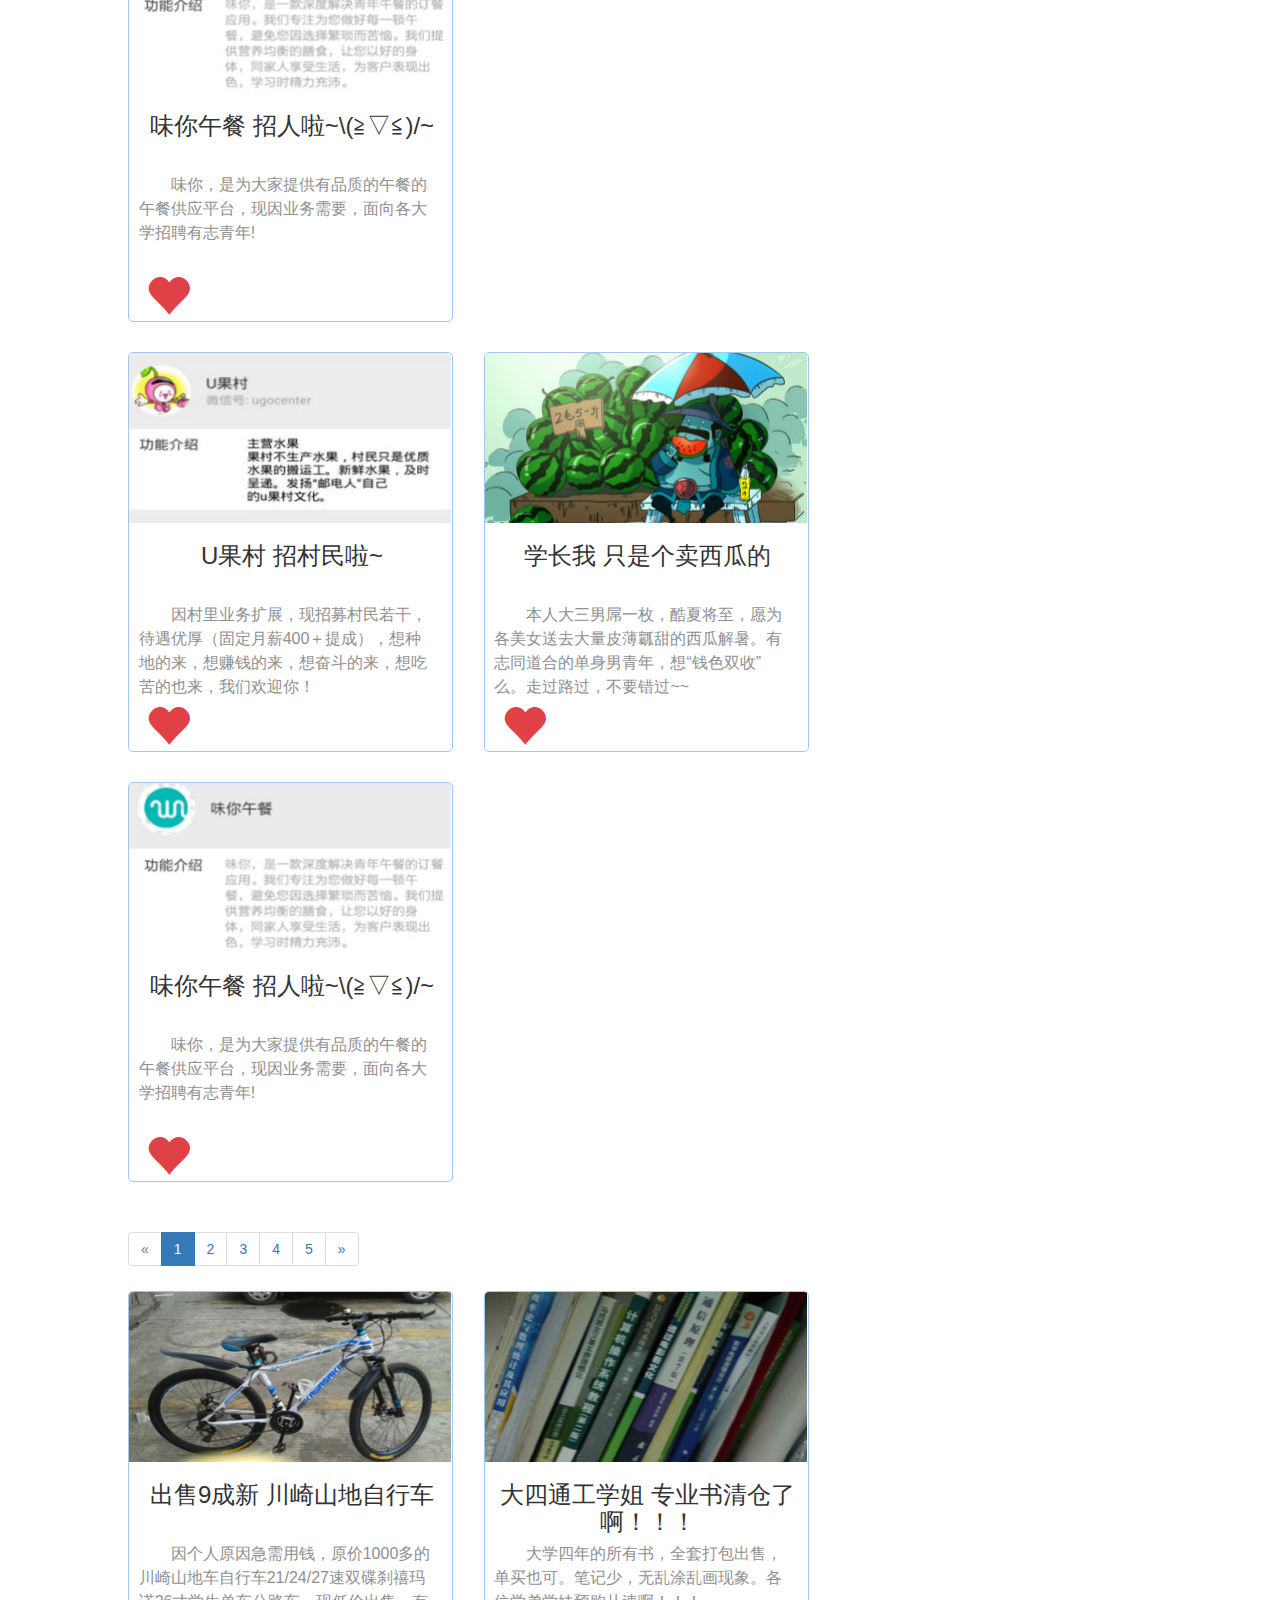
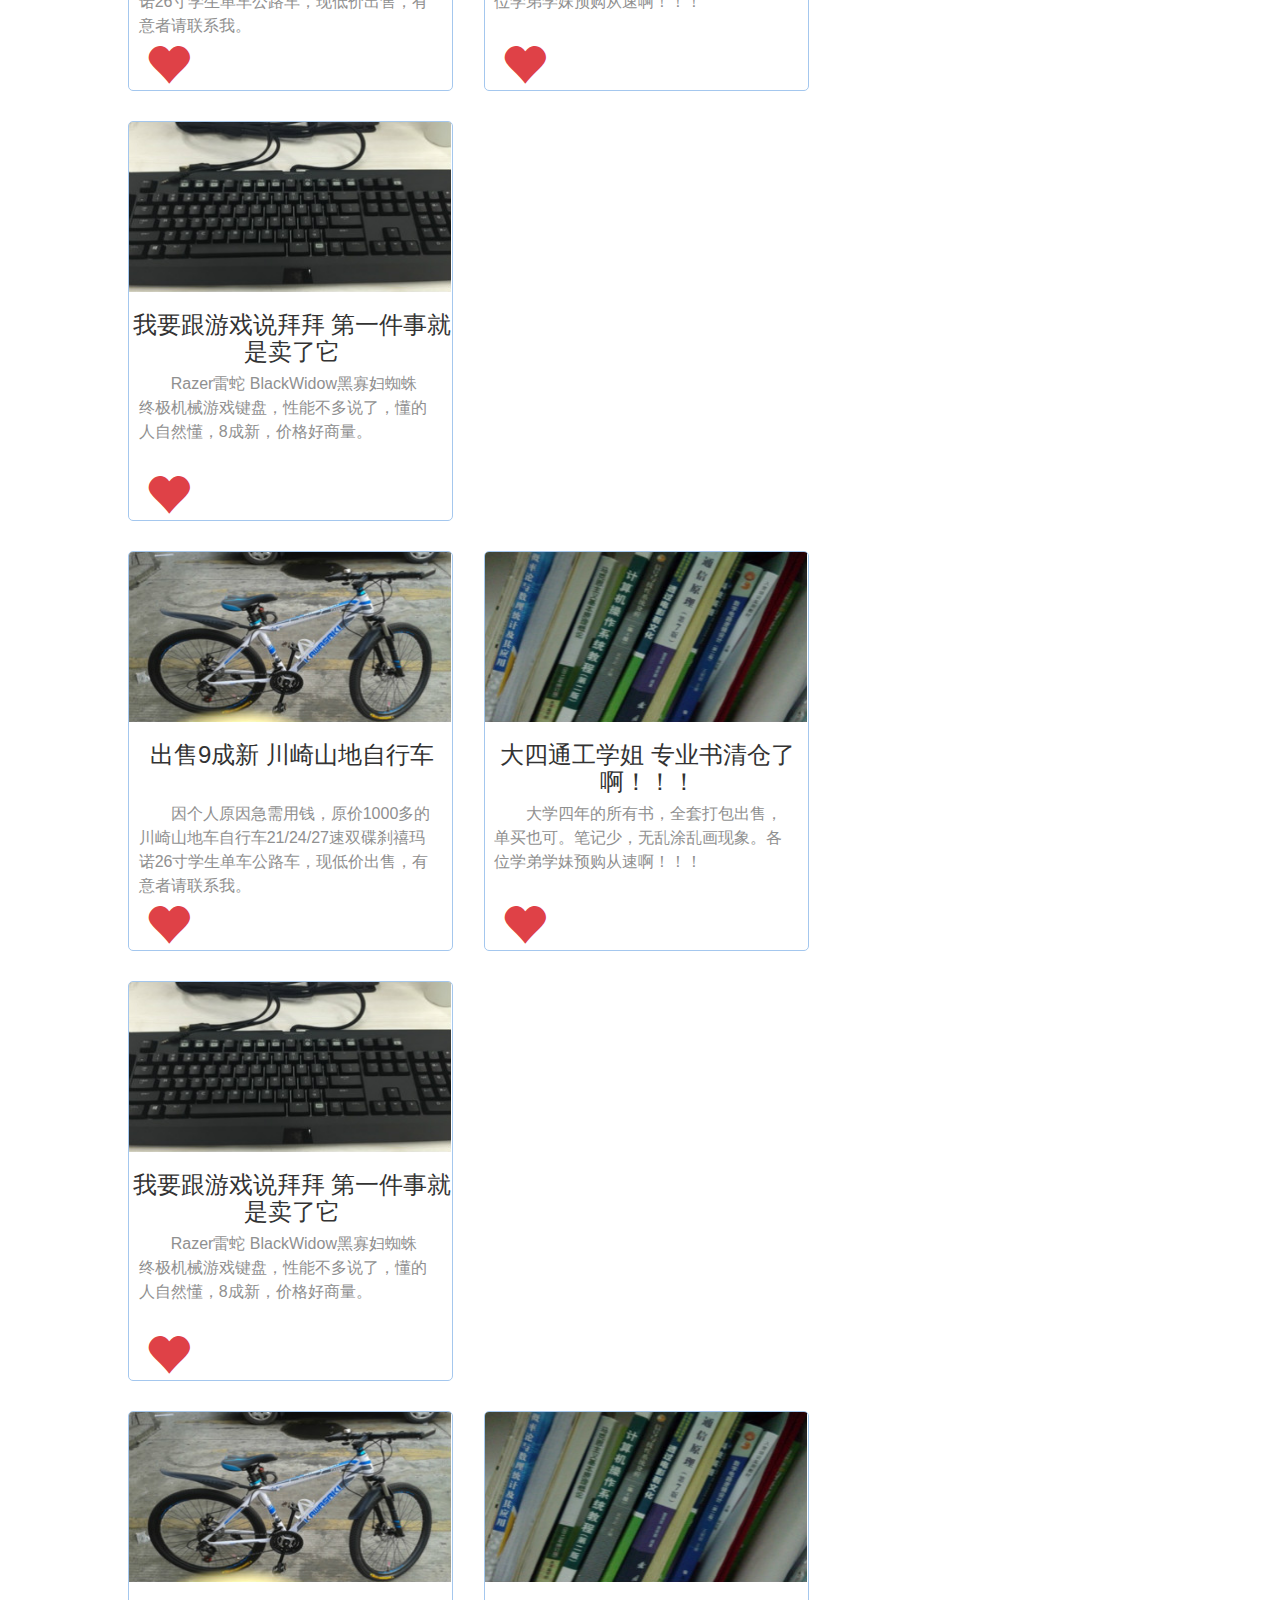
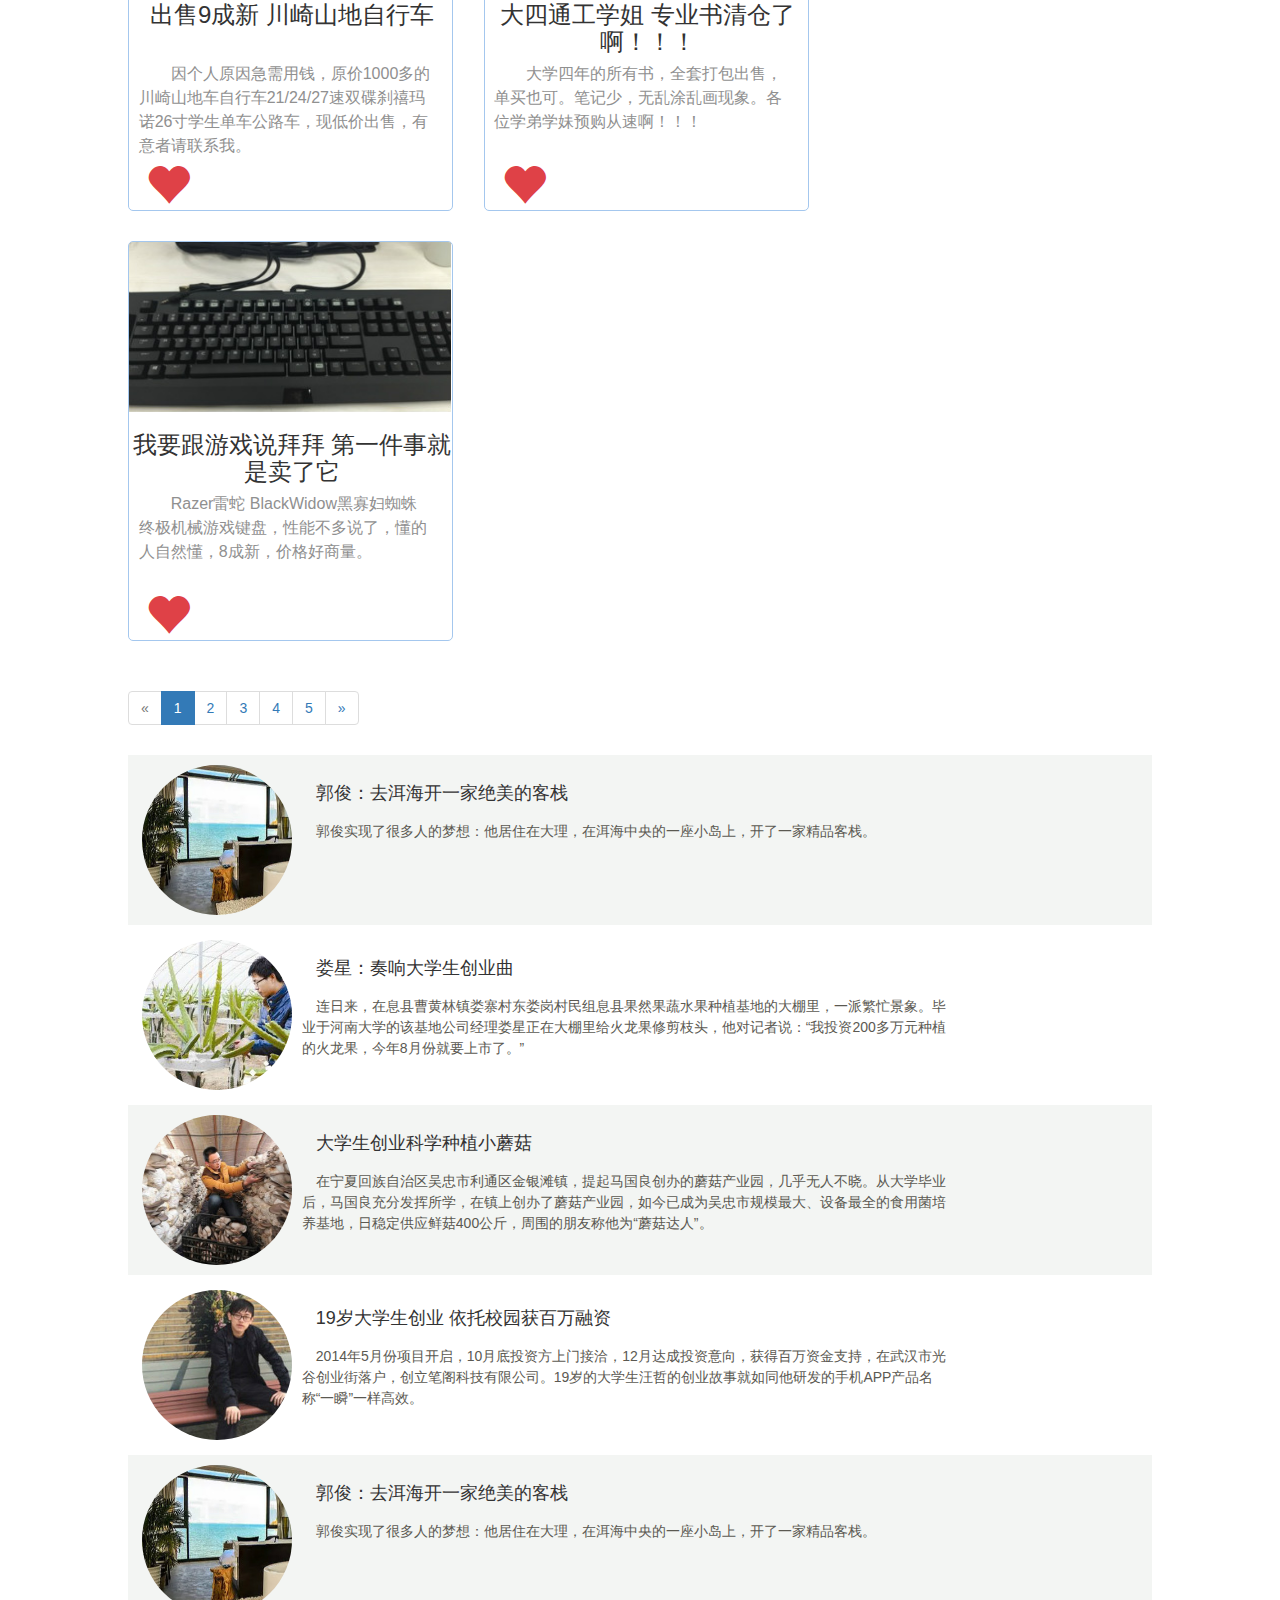
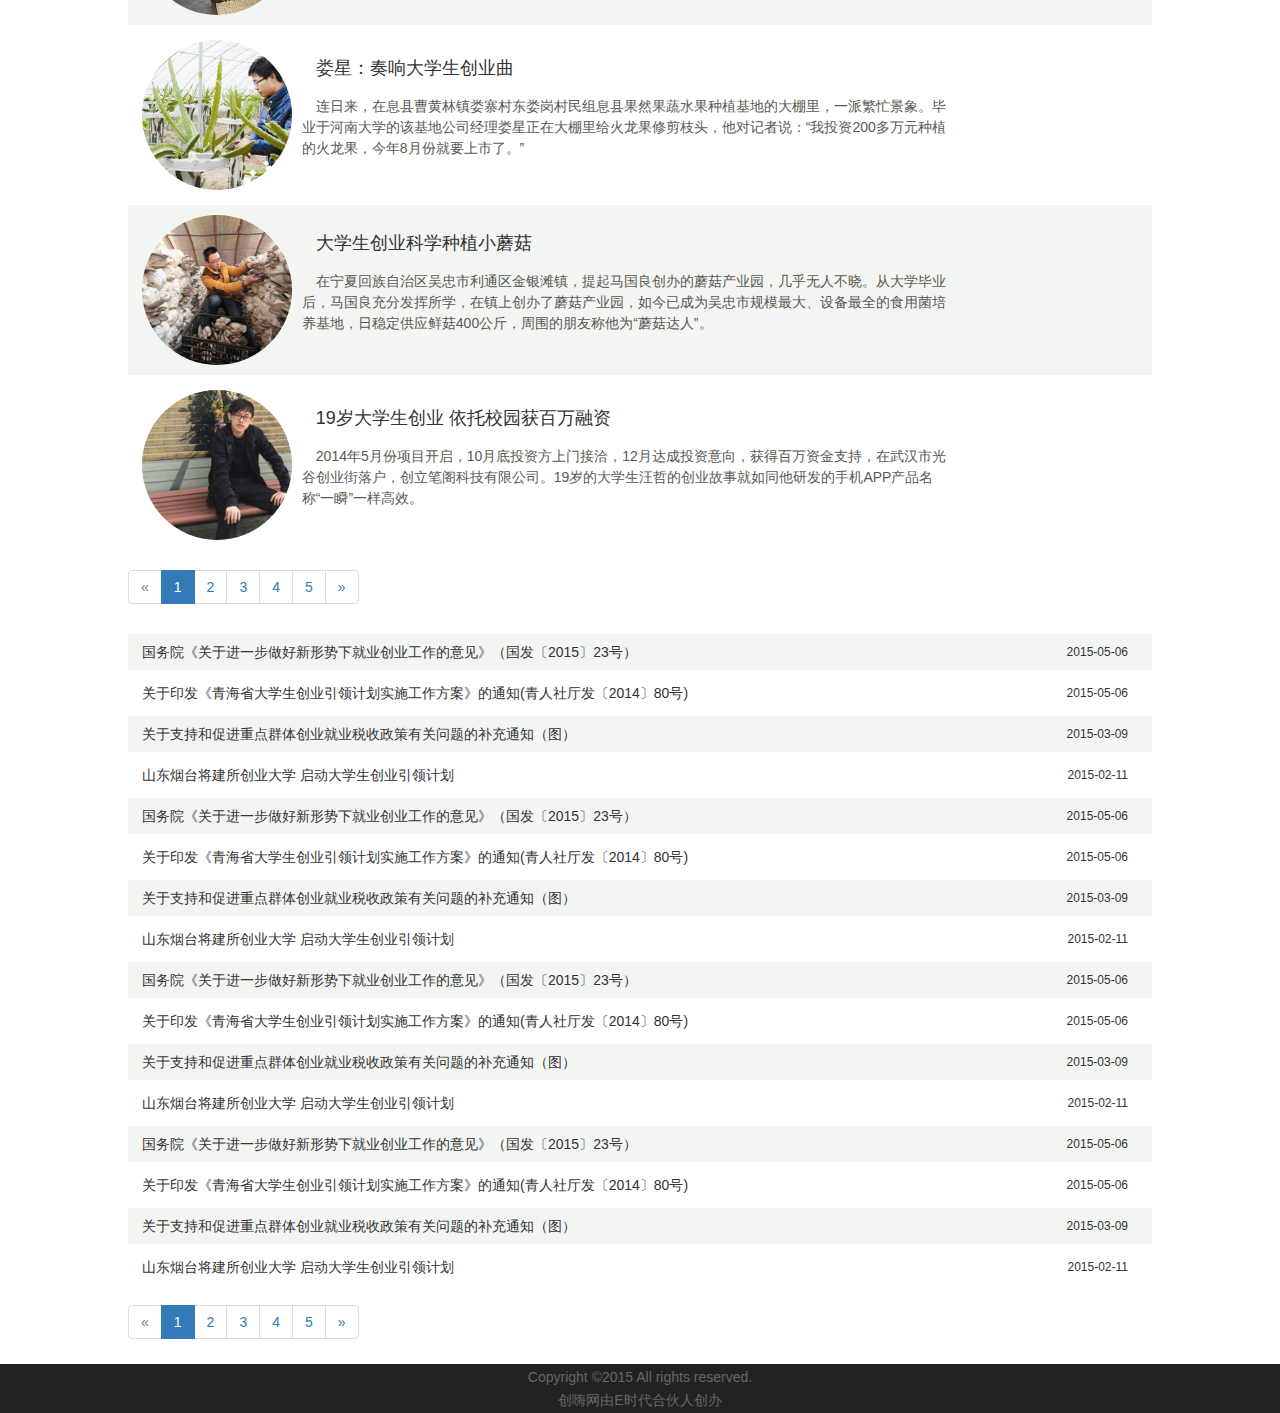
<file: chuang_help/xianyoudian.html>
<!DOCTYPE html>
<html>
<head lang="en">
	<meta charset="utf-8">
	<meta name="viewport" content="width=device-width,initial-scale=1.0">
	<title>xiyou</title>
	<link href="css/bootstrap.min.css" rel="stylesheet" type="text/css">
	<link href="css/style.css" rel="stylesheet" type="text/css">
</head>
<body data-spy="scroll" data-target=".navbar" data-offset="70"> 
<!--导航-->
	<div class="container">
		<nav class="navbar navbar-inverse navbar-fixed-top" role="navigation">
			<div class="container-fluid">
				<div class="navbar-header">
					<button class="navbaer-toggle collapse" type="button" data-toggle="collapse" data-target=".js-navbar-scrollspy"></button>
					<a href=""><img src="image/logo.jpg" class="h-logo"></a>	
				</div>
				<div class="collapse navbar-collapse js-navbar-scrollspy">
					<ul class="nav navbar-nav">
						<li class=""><a href="index.html"><small>主页</small></a></li>
						<li class=""><a href="recruit.html"><small>招募同僚</small></a></li>
						<li class=""><a href="trade.html"><small>校内交易</small></a></li>
						<li class=""><a href="impression.html"><small>心路历程</small></a></li>
						<li class=""><a href="invest.html"><small>创业投资</small></a></li>	
					</ul>
					<ul id="mytab"class="nav navbar-nav navbar-right " role="tablist">
						<li role="presentation" class="dropdown"><a href="" class="dropdown-toggle" data-toggle="dropdown">选择学校<span class="caret"></span></a>
							<ul class="dropdown-menu" role="menu">
								<li><a href="xi'anyoudian.html">西安邮电大学</a></li>
								<li><a href="xi'anzhengfa.html">西安政法大学</a></li>
								<li><a href="shannxishifan.html">陕西师范大学</a></li>
								<li><a href="xi'andianzikeji.html">西安电子科技大学</a></li>
							</ul>
						</li>
					</ul>				
				</div>
			</div>
		</nav>
	</div>
	<div class="invest">
		<!--信息条-->
		<div class="page-header">
			<h3>西安邮电大学</h3>		
		</div>
		<!--搜索-->
		<div class="from-invest">
			<form class="form-inline">
			    <div class="form-group col-md-6">
				    <div class="input-group col-md-12">
				      <input type="text" class="form-control" id="impression-search" placeholder="">
				    </div>
				</div>
			    <button type="submit" class="btn btn-primary">搜索</button>
			</form>
		</div>
		<!--创业投资-->
		<div class="item-invest">
			<ul id="myTab" class="nav nav-tabs">
				<li class="active"><a href="#recruit" data-toggle="tab">招募同僚</a></li>
				<li><a href="#trade" data-toggle="tab">校内交易</a></li>
                <li><a href="#impression" data-toggle="tab">心路历程</a></li>
                <li><a href="#imformation" data-toggle="tab">创业资讯</a></li>
				<li><a href="#invest" data-toggle="tab">项目投资</a></li>
			</ul>
			<div id="myTabContent" class="tab-content">
				<div class="tab-pane fade in active" id="recruit">
					<div class="waterfall" style="margin-left: 0px;">
						<ul class="water-ul">
							<li class="water">
								<div class="water-pic">
									<img src="image/U.jpg">
								</div>
								<div class="water-h">
									<h3>U果村   招村民啦~</h3>
								</div>
								<div class="water-p">
									<p>因村里业务扩展，现招募村民若干，待遇优厚（固定月薪400＋提成），想种地的来，想赚钱的来，想奋斗的来，想吃苦的也来，我们欢迎你!</p>
								</div>
								<div class="water-icon">
								<a href=""><span class="glyphicon glyphicon-heart" style="font-size:45px;color:#df4147;"></span></a> 			
								</div>
							</li>
							<li class="water">
								<div class="water-pic">
									<img src="image/xigua.jpg">
								</div>
								<div class="water-h">
									<h3>学长我   只是个卖西瓜的</h3>
								</div>
								<div class="water-p">
									<p>本人大三男屌一枚，酷夏将至，愿为各美女送去大量皮薄瓤甜的西瓜解暑。有志同道合的单身男青年，想“钱色双收”么。走过路过，不要错过~~</p>
								</div>
								<div class="water-icon">
								<a href=""><span class="glyphicon glyphicon-heart" style="font-size:45px;color:#df4147;"></span></a> 			
								</div>
							</li>
							<li class="water">
								<div class="water-pic">
									<img src="image/weini.jpg">
								</div>
								<div class="water-h">
									<h3>味你午餐 招人啦~\(≧▽≦)/~</h3>
								</div>
								<div class="water-p">
									<p>味你，是为大家提供有品质的午餐的午餐供应平台，现因业务需要，面向各大学招聘有志青年!</p>
								</div>
								<div class="water-icon">
								<a href=""><span class="glyphicon glyphicon-heart" style="font-size:45px;color:#df4147;"></span></a> 			
								</div>
							</li>
						</ul>
						
						<ul class="water-ul">
							<li class="water">
								<div class="water-pic">
									<img src="image/U.jpg">
								</div>
								<div class="water-h">
									<h3>U果村   招村民啦~</h3>
								</div>
								<div class="water-p">
									<p>因村里业务扩展，现招募村民若干，待遇优厚（固定月薪400＋提成），想种地的来，想赚钱的来，想奋斗的来，想吃苦的也来，我们欢迎你！</p>
								</div>
								<div class="water-icon">
								<a href=""><span class="glyphicon glyphicon-heart" style="font-size:45px;color:#df4147;"></span></a> 			
								</div>
							</li>
							<li class="water">
								<div class="water-pic">
									<img src="image/xigua.jpg">
								</div>
								<div class="water-h">
									<h3>学长我   只是个卖西瓜的</h3>
								</div>
								<div class="water-p">
									<p>本人大三男屌一枚，酷夏将至，愿为各美女送去大量皮薄瓤甜的西瓜解暑。有志同道合的单身男青年，想“钱色双收”么。走过路过，不要错过~~</p>
								</div>
								<div class="water-icon">
								<a href=""><span class="glyphicon glyphicon-heart" style="font-size:45px;color:#df4147;"></span></a> 			
								</div>
							</li>
							<li class="water">
								<div class="water-pic">
									<img src="image/weini.jpg">
								</div>
								<div class="water-h">
									<h3>味你午餐 招人啦~\(≧▽≦)/~</h3>
								</div>
								<div class="water-p">
									<p>味你，是为大家提供有品质的午餐的午餐供应平台，现因业务需要，面向各大学招聘有志青年!</p>
								</div>
								<div class="water-icon">
								<a href=""><span class="glyphicon glyphicon-heart" style="font-size:45px;color:#df4147;"></span></a> 			
								</div>
							</li>
						</ul>
						<ul class="water-ul">
							<li class="water">
								<div class="water-pic">
									<img src="image/U.jpg">
								</div>
								<div class="water-h">
									<h3>U果村   招村民啦~</h3>
								</div>
								<div class="water-p">
									<p>因村里业务扩展，现招募村民若干，待遇优厚（固定月薪400＋提成），想种地的来，想赚钱的来，想奋斗的来，想吃苦的也来，我们欢迎你！</p>
								</div>
								<div class="water-icon">
								<a href=""><span class="glyphicon glyphicon-heart" style="font-size:45px;color:#df4147;"></span></a> 			
								</div>
							</li>
							<li class="water">
								<div class="water-pic">
									<img src="image/xigua.jpg">
								</div>
								<div class="water-h">
									<h3>学长我   只是个卖西瓜的</h3>
								</div>
								<div class="water-p">
									<p>本人大三男屌一枚，酷夏将至，愿为各美女送去大量皮薄瓤甜的西瓜解暑。有志同道合的单身男青年，想“钱色双收”么。走过路过，不要错过~~</p>
								</div>
								<div class="water-icon">
								<a href=""><span class="glyphicon glyphicon-heart" style="font-size:45px;color:#df4147;"></span></a> 			
								</div>
							</li>
							<li class="water">
								<div class="water-pic">
									<img src="image/weini.jpg">
								</div>
								<div class="water-h">
									<h3>味你午餐 招人啦~\(≧▽≦)/~</h3>
								</div>
								<div class="water-p">
									<p>味你，是为大家提供有品质的午餐的午餐供应平台，现因业务需要，面向各大学招聘有志青年!</p>
								</div>
								<div class="water-icon">
								<a href=""><span class="glyphicon glyphicon-heart" style="font-size:45px;color:#df4147;"></span></a> 			
								</div>
							</li>
						</ul>
						<!--翻页按钮-->
						<nav>
						    <ul class="pagination">
							    <li class="disabled">
							      <span>
							        <span aria-hidden="true">&laquo;</span>
							      </span>
							    </li>
							    <li class="active">
							      <span>1 <span class="sr-only">(current)</span></span>
							    </li>
							    <li><a href="#">2</a></li>
							    <li><a href="#">3</a></li>
							    <li><a href="#">4</a></li>
							    <li><a href="#">5</a></li>
							    <li>
							      <a href="#" aria-label="Next">
							        <span aria-hidden="true">&raquo;</span>
							      </a>
							    </li>
							</ul>
						</nav>       
					</div>
				</div>
				<div class="tab-pane fade in active" id="trade">
					<div class="waterfall" style="margin-left: 0px;">
						<ul class="water-ul">
							<li class="water">
								<div class="water-pic">
									<img src="image/bicycle.jpg">
								</div>
								<div class="water-h">
									<h3>出售9成新 川崎山地自行车</h3>
								</div>
								<div class="water-p">
									<p>因个人原因急需用钱，原价1000多的川崎山地车自行车21/24/27速双碟刹禧玛诺26寸学生单车公路车，现低价出售，有意者请联系我。</p>
								</div>
								<div class="water-icon">
								<a href=""><span class="glyphicon glyphicon-heart" style="font-size:45px;color:#df4147;"></span></a> 			
								</div>
							</li>
							<li class="water">
								<div class="water-pic">
									<img src="image/book.jpg">
								</div>
								<div class="water-h">
									<h3>大四通工学姐 专业书清仓了啊！！！</h3>
								</div>
								<div class="water-p">
									<p>大学四年的所有书，全套打包出售，单买也可。笔记少，无乱涂乱画现象。各位学弟学妹预购从速啊！！！</p>
								</div>
								<div class="water-icon">
								<a href=""><span class="glyphicon glyphicon-heart" style="font-size:45px;color:#df4147;"></span></a> 			
								</div>
							</li>
							<li class="water">
								<div class="water-pic">
									<img src="image/jianpan.jpg">
								</div>
								<div class="water-h">
									<h3>我要跟游戏说拜拜 第一件事就是卖了它</h3>
								</div>
								<div class="water-p">
									<p>Razer雷蛇 BlackWidow黑寡妇蜘蛛 终极机械游戏键盘，性能不多说了，懂的人自然懂，8成新，价格好商量。</p>
								</div>
								<div class="water-icon">
								<a href=""><span class="glyphicon glyphicon-heart" style="font-size:45px;color:#df4147;"></span></a> 			
								</div>
							</li>
						</ul>
						
						<ul class="water-ul">
							<li class="water">
								<div class="water-pic">
									<img src="image/bicycle.jpg">
								</div>
								<div class="water-h">
									<h3>出售9成新 川崎山地自行车</h3>
								</div>
								<div class="water-p">
									<p>因个人原因急需用钱，原价1000多的川崎山地车自行车21/24/27速双碟刹禧玛诺26寸学生单车公路车，现低价出售，有意者请联系我。</p>
								</div>
								<div class="water-icon">
								<a href=""><span class="glyphicon glyphicon-heart" style="font-size:45px;color:#df4147;"></span></a> 			
								</div>
							</li>
							<li class="water">
								<div class="water-pic">
									<img src="image/book.jpg">
								</div>
								<div class="water-h">
									<h3>大四通工学姐 专业书清仓了啊！！！</h3>
								</div>
								<div class="water-p">
									<p>大学四年的所有书，全套打包出售，单买也可。笔记少，无乱涂乱画现象。各位学弟学妹预购从速啊！！！</p>
								</div>
								<div class="water-icon">
								<a href=""><span class="glyphicon glyphicon-heart" style="font-size:45px;color:#df4147;"></span></a> 			
								</div>
							</li>
							<li class="water">
								<div class="water-pic">
									<img src="image/jianpan.jpg">
								</div>
								<div class="water-h">
									<h3>我要跟游戏说拜拜 第一件事就是卖了它</h3>
								</div>
								<div class="water-p">
									<p>Razer雷蛇 BlackWidow黑寡妇蜘蛛 终极机械游戏键盘，性能不多说了，懂的人自然懂，8成新，价格好商量。</p>
								</div>
								<div class="water-icon">
								<a href=""><span class="glyphicon glyphicon-heart" style="font-size:45px;color:#df4147;"></span></a> 			
								</div>
							</li>
						</ul>
						<ul class="water-ul">
							<li class="water">
								<div class="water-pic">
									<img src="image/bicycle.jpg">
								</div>
								<div class="water-h">
									<h3>出售9成新 川崎山地自行车</h3>
								</div>
								<div class="water-p">
									<p>因个人原因急需用钱，原价1000多的川崎山地车自行车21/24/27速双碟刹禧玛诺26寸学生单车公路车，现低价出售，有意者请联系我。</p>
								</div>
								<div class="water-icon">
								<a href=""><span class="glyphicon glyphicon-heart" style="font-size:45px;color:#df4147;"></span></a> 			
								</div>
							</li>
							<li class="water">
								<div class="water-pic">
									<img src="image/book.jpg">
								</div>
								<div class="water-h">
									<h3>大四通工学姐 专业书清仓了啊！！！</h3>
								</div>
								<div class="water-p">
									<p>大学四年的所有书，全套打包出售，单买也可。笔记少，无乱涂乱画现象。各位学弟学妹预购从速啊！！！</p>
								</div>
								<div class="water-icon">
								<a href=""><span class="glyphicon glyphicon-heart" style="font-size:45px;color:#df4147;"></span></a> 			
								</div>
							</li>
							<li class="water">
								<div class="water-pic">
									<img src="image/jianpan.jpg">
								</div>
								<div class="water-h">
									<h3>我要跟游戏说拜拜 第一件事就是卖了它</h3>
								</div>
								<div class="water-p">
									<p>Razer雷蛇 BlackWidow黑寡妇蜘蛛 终极机械游戏键盘，性能不多说了，懂的人自然懂，8成新，价格好商量。</p>
								</div>
								<div class="water-icon">
								<a href=""><span class="glyphicon glyphicon-heart" style="font-size:45px;color:#df4147;"></span></a> 			
								</div>
							</li>
						</ul>
						<!--翻页按钮-->
						<nav>
						    <ul class="pagination">
							    <li class="disabled">
							      <span>
							        <span aria-hidden="true">&laquo;</span>
							      </span>
							    </li>
							    <li class="active">
							      <span>1 <span class="sr-only">(current)</span></span>
							    </li>
							    <li><a href="#">2</a></li>
							    <li><a href="#">3</a></li>
							    <li><a href="#">4</a></li>
							    <li><a href="#">5</a></li>
							    <li>
							      <a href="#" aria-label="Next">
							        <span aria-hidden="true">&raquo;</span>
							      </a>
							    </li>
							</ul>
						</nav>       
					</div>
				</div>

				<div class="tab-pane fade in active" id="impression">
					<div class="person-impression">
						<ul class="text-invest">
							<li class="odd">
								<a href="guojun.html" target="_blank" class="item">
									<div class="box">
						   				<div class="box_pic">
						   					<img src="image/1.jpg" class="box-pic">
						   				</div>
						   				<div class="box_p">
						   					<h4>郭俊：去洱海开一家绝美的客栈</h4>
						   					<p>郭俊实现了很多人的梦想：他居住在大理，在洱海中央的一座小岛上，开了一家精品客栈。</p>
						   				</div>  				
						   			</div>
					   			</a>
					   		</li>
					   		<li>
					   			<a href="" target="_blank" class="item">
						   			<div class="box">
						   				<div class="box_pic">
						   					<img src="image/2.jpg" class="box-pic">
						   				</div>
						   				<div class="box_p">
						   					<h4>娄星：奏响大学生创业曲</h4>
						   					<p>连日来，在息县曹黄林镇娄寨村东娄岗村民组息县果然果蔬水果种植基地的大棚里，一派繁忙景象。毕业于河南大学的该基地公司经理娄星正在大棚里给火龙果修剪枝头，他对记者说：“我投资200多万元种植的火龙果，今年8月份就要上市了。”</p>
						   				</div>
						   			</div>
					   			</a>
					   		</li>
					   		<li class="odd">
					   			<a href="" target="_blank" class="item">  			
						   			<div class="box">
						   				<div class="box_pic">
						   					<img src="image/3.jpg" class="box-pic">
						   				</div>
						   				<div class="box_p">
						   					<h4>大学生创业科学种植小蘑菇</h4>
						   					<p>在宁夏回族自治区吴忠市利通区金银滩镇，提起马国良创办的蘑菇产业园，几乎无人不晓。从大学毕业后，马国良充分发挥所学，在镇上创办了蘑菇产业园，如今已成为吴忠市规模最大、设备最全的食用菌培养基地，日稳定供应鲜菇400公斤，周围的朋友称他为“蘑菇达人”。</p>
						   				</div>
						   			</div>
					   			</a>
					   		</li>
					   		<li>
					   			<a href="" target="_blank" class="item">
						   			<div class="box">
						   				<div class="box_pic">
						   					<img src="image/4.jpg" class="box-pic">
						   				</div>
						   				<div class="box_p">
						   					<h4>19岁大学生创业 依托校园获百万融资</h4>
						   					<p>2014年5月份项目开启，10月底投资方上门接洽，12月达成投资意向，获得百万资金支持，在武汉市光谷创业街落户，创立笔阁科技有限公司。19岁的大学生汪哲的创业故事就如同他研发的手机APP产品名称“一瞬”一样高效。</p>
						   				</div>
						   			</div>
					   			</a>
					   		</li>
					   		<li class="odd">
								<a href="" target="_blank" class="item">
									<div class="box">
						   				<div class="box_pic">
						   					<img src="image/1.jpg" class="box-pic">
						   				</div>
						   				<div class="box_p">
						   					<h4>郭俊：去洱海开一家绝美的客栈</h4>
						   					<p>郭俊实现了很多人的梦想：他居住在大理，在洱海中央的一座小岛上，开了一家精品客栈。</p>
						   				</div>  				
						   			</div>
					   			</a>
					   		</li>
					   		<li>
					   			<a href="" target="_blank" class="item">
						   			<div class="box">
						   				<div class="box_pic">
						   					<img src="image/2.jpg" class="box-pic">
						   				</div>
						   				<div class="box_p">
						   					<h4>娄星：奏响大学生创业曲</h4>
						   					<p>连日来，在息县曹黄林镇娄寨村东娄岗村民组息县果然果蔬水果种植基地的大棚里，一派繁忙景象。毕业于河南大学的该基地公司经理娄星正在大棚里给火龙果修剪枝头，他对记者说：“我投资200多万元种植的火龙果，今年8月份就要上市了。”</p>
						   				</div>
						   			</div>
					   			</a>
					   		</li>
					   		<li class="odd">
					   			<a href="" target="_blank" class="item">  			
						   			<div class="box">
						   				<div class="box_pic">
						   					<img src="image/3.jpg" class="box-pic">
						   				</div>
						   				<div class="box_p">
						   					<h4>大学生创业科学种植小蘑菇</h4>
						   					<p>在宁夏回族自治区吴忠市利通区金银滩镇，提起马国良创办的蘑菇产业园，几乎无人不晓。从大学毕业后，马国良充分发挥所学，在镇上创办了蘑菇产业园，如今已成为吴忠市规模最大、设备最全的食用菌培养基地，日稳定供应鲜菇400公斤，周围的朋友称他为“蘑菇达人”。</p>
						   				</div>
						   			</div>
					   			</a>
					   		</li>
					   		<li>
					   			<a href="" target="_blank" class="item">
						   			<div class="box">
						   				<div class="box_pic">
						   					<img src="image/4.jpg" class="box-pic">
						   				</div>
						   				<div class="box_p">
						   					<h4>19岁大学生创业 依托校园获百万融资</h4>
						   					<p>2014年5月份项目开启，10月底投资方上门接洽，12月达成投资意向，获得百万资金支持，在武汉市光谷创业街落户，创立笔阁科技有限公司。19岁的大学生汪哲的创业故事就如同他研发的手机APP产品名称“一瞬”一样高效。</p>
						   				</div>
						   			</div>
					   			</a>
					   		</li>
			   			</ul>
					</div>
					<!--翻页按钮-->
					<nav>
					    <ul class="pagination">
						    <li class="disabled">
						      <span>
						        <span aria-hidden="true">&laquo;</span>
						      </span>
						    </li>
						    <li class="active">
						      <span>1 <span class="sr-only">(current)</span></span>
						    </li>
						    <li><a href="#">2</a></li>
						    <li><a href="#">3</a></li>
						    <li><a href="#">4</a></li>
						    <li><a href="#">5</a></li>
						    <li>
						      <a href="#" aria-label="Next">
						        <span aria-hidden="true">&raquo;</span>
						      </a>
						    </li>
						</ul>
					</nav>      
				</div>

				<div class="tab-pane fade in active" id="imformation">
					<ul class="text-invest">
						<li class="odd">
							<a href="guowuyuan.html" target="_blank">国务院《关于进一步做好新形势下就业创业工作的意见》（国发〔2015〕23号）</a>
							<span class="time-icon">2015-05-06</span>
						</li>
						<li>
							<a href="" target="_blank">关于印发《青海省大学生创业引领计划实施工作方案》的通知(青人社厅发〔2014〕80号)</a>
							<span class="time-icon">2015-05-06</span>
						</li>
						<li class="odd">
							<a href="" target="_blank">关于支持和促进重点群体创业就业税收政策有关问题的补充通知（图）</a>
							<span class="time-icon">2015-03-09</span>
						</li>
						<li>
							<a href="" target="_blank">山东烟台将建所创业大学 启动大学生创业引领计划</a>
							<span class="time-icon">2015-02-11</span>
						</li>
						<li class="odd">
							<a href="" target="_blank">国务院《关于进一步做好新形势下就业创业工作的意见》（国发〔2015〕23号）</a>
							<span class="time-icon">2015-05-06</span>
						</li>
						<li>
							<a href="" target="_blank">关于印发《青海省大学生创业引领计划实施工作方案》的通知(青人社厅发〔2014〕80号)</a>
							<span class="time-icon">2015-05-06</span>
						</li>
						<li class="odd">
							<a href="" target="_blank">关于支持和促进重点群体创业就业税收政策有关问题的补充通知（图）</a>
							<span class="time-icon">2015-03-09</span>
						</li>
						<li>
							<a href="" target="_blank">山东烟台将建所创业大学 启动大学生创业引领计划</a>
							<span class="time-icon">2015-02-11</span>
						</li>						<li class="odd">
							<a href="guowuyuan.html" target="_blank">国务院《关于进一步做好新形势下就业创业工作的意见》（国发〔2015〕23号）</a>
							<span class="time-icon">2015-05-06</span>
						</li>
						<li>
							<a href="" target="_blank">关于印发《青海省大学生创业引领计划实施工作方案》的通知(青人社厅发〔2014〕80号)</a>
							<span class="time-icon">2015-05-06</span>
						</li>
						<li class="odd">
							<a href="" target="_blank">关于支持和促进重点群体创业就业税收政策有关问题的补充通知（图）</a>
							<span class="time-icon">2015-03-09</span>
						</li>
						<li>
							<a href="" target="_blank">山东烟台将建所创业大学 启动大学生创业引领计划</a>
							<span class="time-icon">2015-02-11</span>
						</li>						<li class="odd">
							<a href="" target="_blank">国务院《关于进一步做好新形势下就业创业工作的意见》（国发〔2015〕23号）</a>
							<span class="time-icon">2015-05-06</span>
						</li>
						<li>
							<a href="" target="_blank">关于印发《青海省大学生创业引领计划实施工作方案》的通知(青人社厅发〔2014〕80号)</a>
							<span class="time-icon">2015-05-06</span>
						</li>
						<li class="odd">
							<a href="" target="_blank">关于支持和促进重点群体创业就业税收政策有关问题的补充通知（图）</a>
							<span class="time-icon">2015-03-09</span>
						</li>
						<li>
							<a href="" target="_blank">山东烟台将建所创业大学 启动大学生创业引领计划</a>
							<span class="time-icon">2015-02-11</span>
						</li>			
					</ul>
					<!--翻页按钮-->
					<nav>
					    <ul class="pagination">
						    <li class="disabled">
						      <span>
						        <span aria-hidden="true">&laquo;</span>
						      </span>
						    </li>
						    <li class="active">
						      <span>1 <span class="sr-only">(current)</span></span>
						    </li>
						    <li><a href="#">2</a></li>
						    <li><a href="#">3</a></li>
						    <li><a href="#">4</a></li>
						    <li><a href="#">5</a></li>
						    <li>
						      <a href="#" aria-label="Next">
						        <span aria-hidden="true">&raquo;</span>
						      </a>
						    </li>
						</ul>
					</nav>
				</div>
				<div class="tab-pane fade" id="invest">
					<ul class="text-invest">
						<li class="odd">
							<a href="#" target="_blank" class="item">
								<div class="column">
									<p class="table1"><strong style="color:#e9252f;">运营情况：</strong>未注册公司</p>
									<p class="table2"><strong style="color:#016f10;">【项目概况】</strong>西安邮电大学 | E时代合伙人</p>
								</div>
								<div class="box">
					   				<div class="box_pic">
					   					<img src="image/logo.jpg" class="box-picc">
					   				</div>
					   				<div class="box_p">
					   					<h4>给大学生提供一个创业平台————E时代合伙人</h4>
					   					<p>该平台提供项目合伙、校内B2B交易、资讯、创业感言等服务，并提供时效性高、安全性强、准确性精的资讯消息。为当代大学生的创业提供一个更好更便捷的平台，让年轻人有一个更广阔的平台去施展自己的才华。</p>
					   				</div>  				
				   				</div>
			   				</a>
						</li>
						<li>
							<a href="#" target="_blank" class="item">
								<div class="column">
									<p class="table1"><strong style="color:#e9252f;">运营情况：</strong>未注册公司</p>
									<p class="table2"><strong style="color:#016f10;">【项目概况】</strong>西安邮电大学 | E时代合伙人</p>
								</div>
								<div class="box">
					   				<div class="box_pic">
					   					<img src="image/logo.jpg" class="box-picc">
					   				</div>
					   				<div class="box_p">
					   					<h4>给大学生提供一个创业平台————E时代合伙人</h4>
					   					<p>该平台提供项目合伙、校内B2B交易、资讯、创业感言等服务，并提供时效性高、安全性强、准确性精的资讯消息。为当代大学生的创业提供一个更好更便捷的平台，让年轻人有一个更广阔的平台去施展自己的才华。</p>
					   				</div>  				
				   				</div>
			   				</a>
						</li>
						<li class="odd">
							<a href="#" target="_blank" class="item">
								<div class="column">
									<p class="table1"><strong style="color:#e9252f;">运营情况：</strong>未注册公司</p>
									<p class="table2"><strong style="color:#016f10;">【项目概况】</strong>西安邮电大学 | E时代合伙人</p>
								</div>
								<div class="box">
					   				<div class="box_pic">
					   					<img src="image/logo.jpg" class="box-picc">
					   				</div>
					   				<div class="box_p">
					   					<h4>给大学生提供一个创业平台————E时代合伙人</h4>
					   					<p>该平台提供项目合伙、校内B2B交易、资讯、创业感言等服务，并提供时效性高、安全性强、准确性精的资讯消息。为当代大学生的创业提供一个更好更便捷的平台，让年轻人有一个更广阔的平台去施展自己的才华。</p>
					   				</div>  				
				   				</div>
			   				</a>
						</li>
						<li>
							<a href="#" target="_blank" class="item">
								<div class="column">
									<p class="table1"><strong style="color:#e9252f;">运营情况：</strong>未注册公司</p>
									<p class="table2"><strong style="color:#016f10;">【项目概况】</strong>西安邮电大学 | E时代合伙人</p>
								</div>
								<div class="box">
					   				<div class="box_pic">
					   					<img src="image/logo.jpg" class="box-picc">
					   				</div>
					   				<div class="box_p">
					   					<h4>给大学生提供一个创业平台————E时代合伙人</h4>
					   					<p>该平台提供项目合伙、校内B2B交易、资讯、创业感言等服务，并提供时效性高、安全性强、准确性精的资讯消息。为当代大学生的创业提供一个更好更便捷的平台，让年轻人有一个更广阔的平台去施展自己的才华。</p>
					   				</div>  				
				   				</div>
			   				</a>
						</li>
						<li class="odd">
							<a href="#" target="_blank" class="item">
								<div class="column">
									<p class="table1"><strong style="color:#e9252f;">运营情况：</strong>未注册公司</p>
									<p class="table2"><strong style="color:#016f10;">【项目概况】</strong>西安邮电大学 | E时代合伙人</p>
								</div>
								<div class="box">
					   				<div class="box_pic">
					   					<img src="image/logo.jpg" class="box-picc">
					   				</div>
					   				<div class="box_p">
					   					<h4>给大学生提供一个创业平台————E时代合伙人</h4>
					   					<p>该平台提供项目合伙、校内B2B交易、资讯、创业感言等服务，并提供时效性高、安全性强、准确性精的资讯消息。为当代大学生的创业提供一个更好更便捷的平台，让年轻人有一个更广阔的平台去施展自己的才华。</p>
					   				</div>  				
				   				</div>
			   				</a>
						</li>
						<li>
							<a href="#" target="_blank" class="item">
								<div class="column">
									<p class="table1"><strong style="color:#e9252f;">运营情况：</strong>未注册公司</p>
									<p class="table2"><strong style="color:#016f10;">【项目概况】</strong>西安邮电大学 | E时代合伙人</p>
								</div>
								<div class="box">
					   				<div class="box_pic">
					   					<img src="image/logo.jpg" class="box-picc">
					   				</div>
					   				<div class="box_p">
					   					<h4>给大学生提供一个创业平台————E时代合伙人</h4>
					   					<p>该平台提供项目合伙、校内B2B交易、资讯、创业感言等服务，并提供时效性高、安全性强、准确性精的资讯消息。为当代大学生的创业提供一个更好更便捷的平台，让年轻人有一个更广阔的平台去施展自己的才华。</p>
					   				</div>  				
				   				</div>
			   				</a>
						</li>						
					</ul>
					<!--翻页按钮-->
					<nav>
					    <ul class="pagination">
						    <li class="disabled">
						      <span>
						        <span aria-hidden="true">&laquo;</span>
						      </span>
						    </li>
						    <li class="active">
						      <span>1<span class="sr-only">(current)</span></span>
						    </li>
						    <li><a href="#">2</a></li>
						    <li><a href="#">3</a></li>
						    <li><a href="#">4</a></li>
						    <li><a href="#">5</a></li>
						    <li>
						      <a href="#" aria-label="Next">
						        <span aria-hidden="true">&raquo;</span>
						      </a>
						    </li>
						</ul>
					</nav>
				</div>
			</div>
		</div>
       
	</div>
	
	<!--页脚-->
	<div class="h-fix-footer-block"></div>
	</div><!--  .h-fix-footer-wrap  -->

	<!--  底部  -->
	<footer class="container-fluid h-foot">
	    <p>Copyright ©2015 All rights reserved.</p>
	    <p>创嗨网由E时代合伙人创办</p>
	</footer>
</script>
<script type="text/javascript" src="js/jquery-2.1.3.min.js"></script>
<script type="text/javascript" src="js/bootstrap.min.js"></script>
<script type="text/javascript" src="js/control.js"></script>
</body>
</html>
</file>
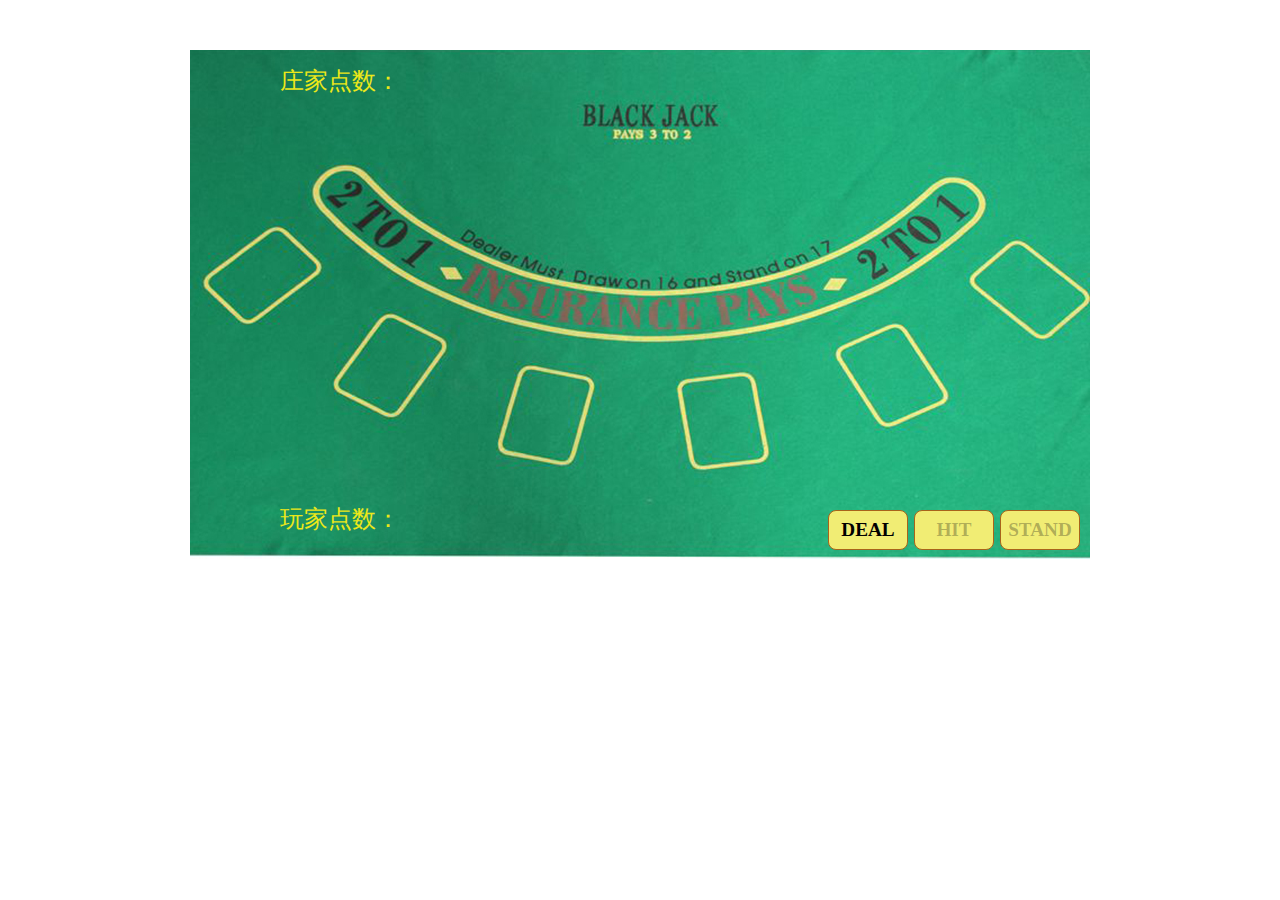
<file: JS实现21点/21.html>
<!DOCTYPE html>
<html>
<head>
	<meta http-equiv="Content-Type" content="text/html;charset=utf-8">
	<meta name="viewport" content="width=device-width, initial-scale=1" /> 
	<title>21点</title>
	<link rel="stylesheet" type="text/css" href="assets/css/bg.css">
</head>
<body>
	<div class="container">
		<form>
			<!--弹框-->
			<div id="popup">
				<span></span>
				<div id="content">
					<input type="button" id="deal" onclick="Deal(this.form);Close(this.form)" value="NEW GAME " />
					<input type="button" id="close" onclick="Close(this.form)" value="CLOSE" />
				</div>
			</div>
			<!--庄家start-->
			<div id="banker">
				庄家点数：<span id="b_score"></span>
				<ul id="b_cardArea"></ul>
			</div>
			<!--庄家end-->
			<!--玩家start-->
			<div id="player">
				<ul id="p_cardArea"></ul>
				<div class="btn">
					<input type="button" id="deal" onclick="Deal(this.form)" value="DEAL" />
					<input type="button" id="hit" onclick="Hit(this.form)"  value="HIT" />
					<input type="button" id="stand" onclick="Stand(this.form)"  value="STAND" />
					<!-- <input type="button" onclick="Double(this.form)" name="double" value="DOUBLE" />
					<input type="button" onclick="Split(this.form)" name="split" value="SPLIT" /> -->
				</div>
				<div style="position: absolute; bottom:15px;">玩家点数：<span id="p_score"></span></div>
			</div>
			<!--玩家end-->
		</form>
	</div>
	<script src="assets/js/blackjack.js" type="text/javascript" ></script>
</body>
</html>
</file>
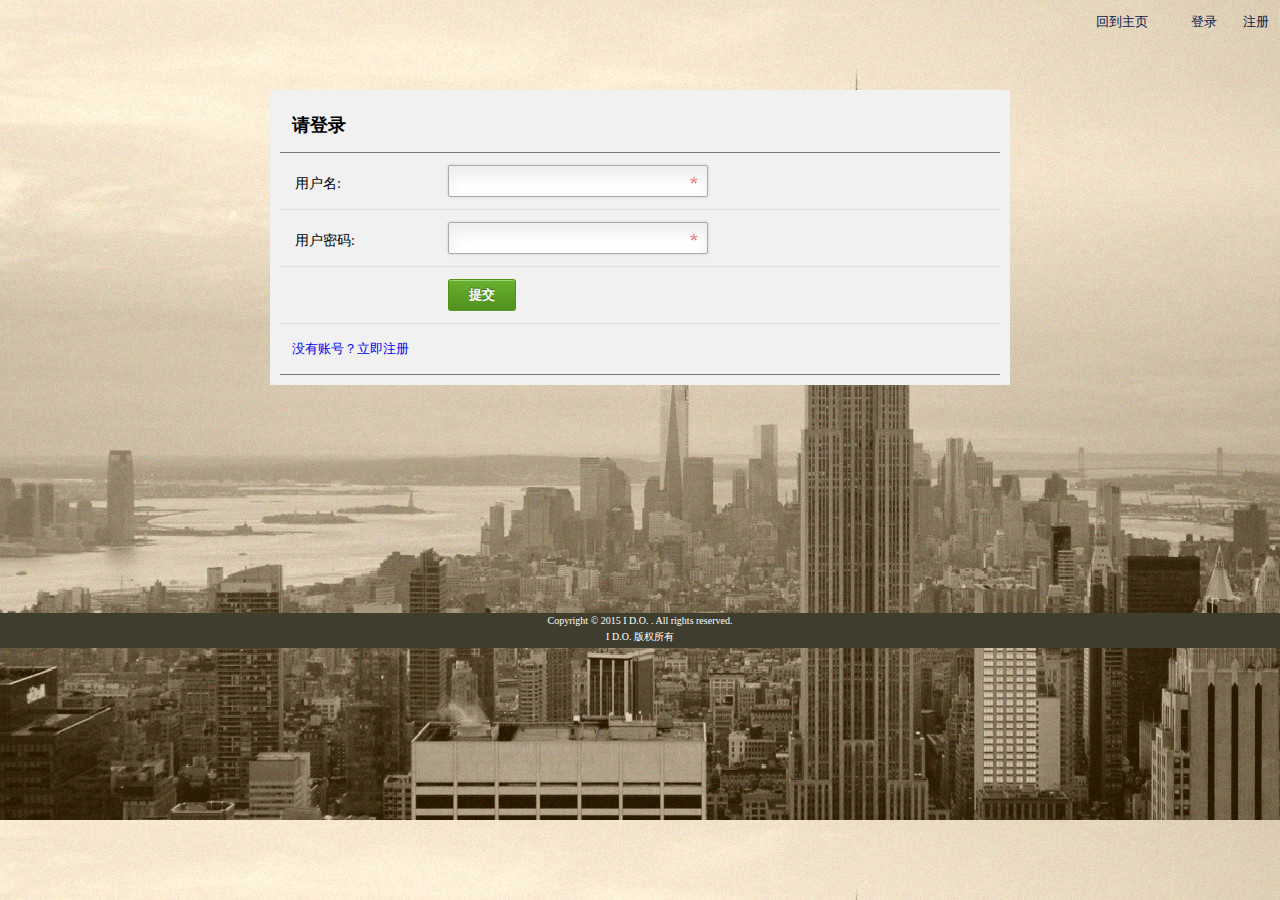
<file: 穹顶之下/denglu.html>
<!DOCTYPE html>
<html lang="en">
<head>
	<meta charset="UTF-8">
	<title>denglu</title>
	<link rel="stylesheet" type="text/css" href="haze.css">
	<style>
		body{font:13px/26px "微软雅黑";}
		*:focus {outline: none;}
		.contactt{width: 100%;height: 523px;}
		.contact{width:720px;height:auto;background:#F1F1F1;margin:50px auto;padding:10px;}

		.contact_form h2{font-size:18px;font-weight:bold;}
		.contact_form label{font-size:14px;}
		.form_hint, .required_notification{font-size: 12px;}

		.contact_form ul {width:720px;list-style-type:none;list-style-position:outside;padding:0px;}
		.contact_form li{padding:12px; border-bottom:1px solid #DFDFDF;position:relative;} 
		.contact_form li:first-child, .contact_form li:last-child {border-bottom:1px solid #777;}

		.contact_form h2 {margin:0;display: inline;}
		.required_notification {color:#d45252; margin:5px 0 0 0; display:inline;float:right;}

		.contact_form label {width:150px;margin-top: 3px;display:inline-block;float:left;padding:3px;}
		.contact_form input {height:20px; width:220px; padding:5px 8px;}
		.contact_form textarea {padding:8px; width:300px;}
		.contact_form button {margin-left:156px; }

		.contact_form input, .contact_form textarea { 
			border:1px solid #aaa;
			box-shadow: 0px 0px 3px #ccc, 0 10px 15px #eee inset;
			border-radius:2px;
			padding-right:30px;
			-moz-transition: padding .25s; 
			-webkit-transition: padding .25s; 
			-o-transition: padding .25s;
			transition: padding .25s;
		}
		.contact_form input:focus, .contact_form textarea:focus {
			background: #fff url(images/red_asterisk.png) no-repeat; 
			border:1px solid #555; 
			box-shadow: 0 0 3px #aaa; 
			padding-right:70px;
		}
	
		.contact_form input:required, .contact_form textarea:required {background: #fff url(images/red_asterisk.png) no-repeat 98% center;}
		.contact_form input:required:valid, .contact_form textarea:required:valid {background: #fff url(images/valid.png) no-repeat 98% center;box-shadow: 0 0 5px #5cd053;border-color: #28921f;}
		.contact_form input:focus:invalid, .contact_form textarea:focus:invalid {background: #fff url(images/invalid.png) no-repeat 98% center;box-shadow: 0 0 5px #d45252;border-color: #b03535;}

		.form_hint {
			background: #d45252;
			border-radius: 3px 3px 3px 3px;
			color: white;
			margin-left:8px;
			padding: 1px 6px;
			z-index: 999; 
			position: absolute; 
			display: none;
		}
		.form_hint::before {
			content: "\25C0";
			color:#d45252;
			position: absolute;
			top:1px;
			left:-6px;
		}
		.contact_form input:focus + .form_hint {display: inline;}
		.contact_form input:required:valid + .form_hint {background: #28921f;}
		.contact_form input:required:valid + .form_hint::before {color:#28921f;}

		button.submit {
			background-color: #68b12f;
			background: -webkit-gradient(linear, left top, left bottom, from(#68b12f), to(#50911e));
			background: -webkit-linear-gradient(top, #68b12f, #50911e);
			background: -moz-linear-gradient(top, #68b12f, #50911e);
			background: -ms-linear-gradient(top, #68b12f, #50911e);
			background: -o-linear-gradient(top, #68b12f, #50911e);
			background: linear-gradient(top, #68b12f, #50911e);
			border: 1px solid #509111;
			border-bottom: 1px solid #5b992b;
			border-radius: 3px;
			-webkit-border-radius: 3px;
			-moz-border-radius: 3px;
			-ms-border-radius: 3px;
			-o-border-radius: 3px;
			box-shadow: inset 0 1px 0 0 #9fd574;
			-webkit-box-shadow: 0 1px 0 0 #9fd574 inset ;
			-moz-box-shadow: 0 1px 0 0 #9fd574 inset;
			-ms-box-shadow: 0 1px 0 0 #9fd574 inset;
			-o-box-shadow: 0 1px 0 0 #9fd574 inset;
			color: white;
			font-weight: bold;
			padding: 6px 20px;
			text-align: center;
			text-shadow: 0 -1px 0 #396715;
			font-family: "微软雅黑", Arial, Helvetica, sans-serif;
		}
		button.submit:hover {
			opacity:.85;
			cursor: pointer; 
		}
		button.submit:active {
			border: 1px solid #20911e;
			box-shadow: 0 0 10px 5px #356b0b inset; 
			-webkit-box-shadow:0 0 10px 5px #356b0b inset ;
			-moz-box-shadow: 0 0 10px 5px #356b0b inset;
			-ms-box-shadow: 0 0 10px 5px #356b0b inset;
			-o-box-shadow: 0 0 10px 5px #356b0b inset;			
		}
</style>
   
</head>
<body>
	<header id="header">
	    <nav id="head_nav">
	        <ul>
	            <li>
	                <a href="index.html">回到主页</a>
	            </li>
	            <li class="login">
	                <a class="a1" href="denglu.html">
	                    登录
	                </a>
	                <a class="a2" href="zhuce.html">
	                    注册
	                </a>
	            </li>
	        </ul>
	    </nav>
	</header>
	<div class="contactt">
		<div class="contact">
		<form class="contact_form" action="#" method="post" name="contact_form">
		    <ul>
		        <li>
		             <h2>请登录</h2>
		        </li>
		        <li>
		            <label for="name">用户名:</label>
		            <input type="text"  placeholder="" required />
		            <span class="form_hint">正确格式为：6~18个字符，可使用字母、数字、下划线，需以字母开头</span>
		        </li>
		        <li>
		            <label for="password">用户密码:</label>
		            <input type="password" name="password" required />
		            <span class="form_hint">正确格式为：6~18个字符，可使用字母、数字、下划线</span>
		        </li>
		        <li>
		        	<button class="submit" type="submit">提交</button>
		        </li>
		        <li>
		        	<a href="zhuce.html">没有账号？立即注册</a>
		        </li>
		    </ul>
		</form>
		</div>
	</div>
	<!--页脚-->
	<div class="h-fix-footer-block"></div>
	</div><!--  .h-fix-footer-wrap  -->

	<!--  底部  -->
	<footer class="h-foot">
	    <p>Copyright © 2015 I D.O. . All rights reserved.</p>
	    <p>I D.O. 版权所有</p>
	</footer>
</body>
</html>
</file>
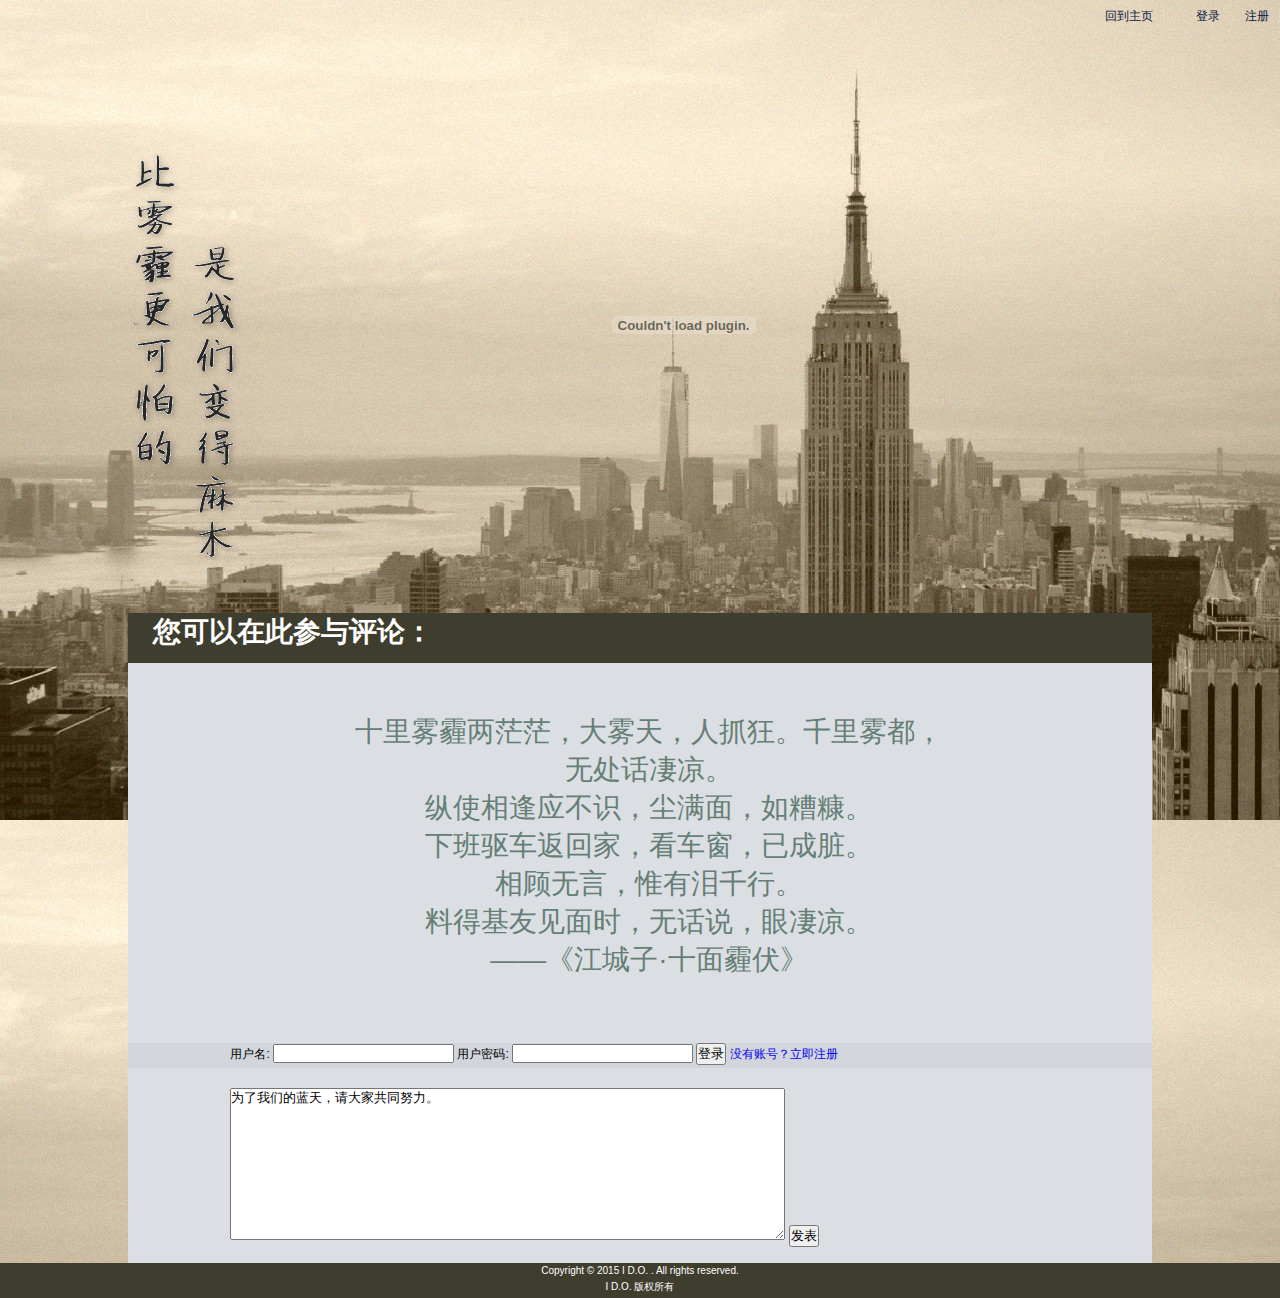
<file: 穹顶之下/flash.html>
<!DOCTYPE html>
<html lang="en">
<head>
	<meta charset="UTF-8">
	<title>flash</title>
	<link rel="stylesheet" type="text/css" href="haze.css">
</head>
<body>
	<header id="header">
	    <nav id="head_nav">
	        <ul>
	            <li>
	                <a href="index.html">回到主页</a>
	            </li>
	            <li class="login">
	                <a class="a1" href="denglu.html">
	                    登录
	                </a>
	                <a class="a2" href="zhuce.html">
	                    注册
	                </a>
	            </li>
	        </ul>
	    </nav>
	</header>
	<div class="flash"> 
		<img  src="img/aaa.png">
	    <div class="container_shiping">
			<object  class="shiping" width="100%" height="100%" id="FPlayer" data="http://v.163.com/swf/video/NetEaseFlvPlayerV3.swf" type="application/x-shockwave-flash">
			<param value="true" name="allowFullScreen">
			<param value="always" name="allowscriptaccess">
			<param value="http://v.163.com/swf/video/NetEaseFlvPlayerV3.swf"  allownetworking="all"  name="movie">
			<param value="topicid=0085&vid=VAIKICD8S&sid=V7HIQFQDL&coverpic=http://vimg3.ws.126.net/image/snapshot/2015/2/8/T/VAIKICD8T.jpg&autoplay=true" name="flashvars">
			<param value="0" name="autoStart" />
			</object>
		</div>
		<div class="message_board">
			<form class="message_form" action="#" method="post" name="message_form">
				<ul>
					<li>
						<div class="message_pinglun">
							<h1 class="message_h1">您可以在此参与评论：</h1>
						</div>
						<div class="message_p">
							<p>十里雾霾两茫茫，大雾天，人抓狂。千里雾都，无处话凄凉。</p>
							<p>纵使相逢应不识，尘满面，如糟糠。</p>
							<p>下班驱车返回家，看车窗，已成脏。</p><p>相顾无言，惟有泪千行。</p><p>料得基友见面时，无话说，眼凄凉。
							</p>
							<p>——《江城子·十面霾伏》</p>
						</div>
					</li>
					<li>
						<div class="message_label">
							<div class="meg_label">
								<label for="name">用户名:</label>
								<input type="text" name="username"/>
								<label for="password">用户密码:</label>
			           			<input type="password" name="password"/>
			           			<button class="" type="submit">登录</button>
			           			<a href="zhuce.html">没有账号？立即注册</a>
		           			</div>
	           			</div>
					</li>
					<li>
						<div class="meg_text">
						<textarea>为了我们的蓝天，请大家共同努力。
						</textarea>
						<button class="" type="submit">发表</button>
						</div>
					</li>
				</ul>
			</form>
			
		</div>
	</div>
		<!--页脚-->
	<div class="h-fix-footer-block"></div>
	</div><!--  .h-fix-footer-wrap  -->

	<!--  底部  -->
	<footer class="h-foot">
	    <p>Copyright © 2015 I D.O. . All rights reserved.</p>
	    <p>I D.O. 版权所有</p>
	</footer>
</body>
</html>
</file>
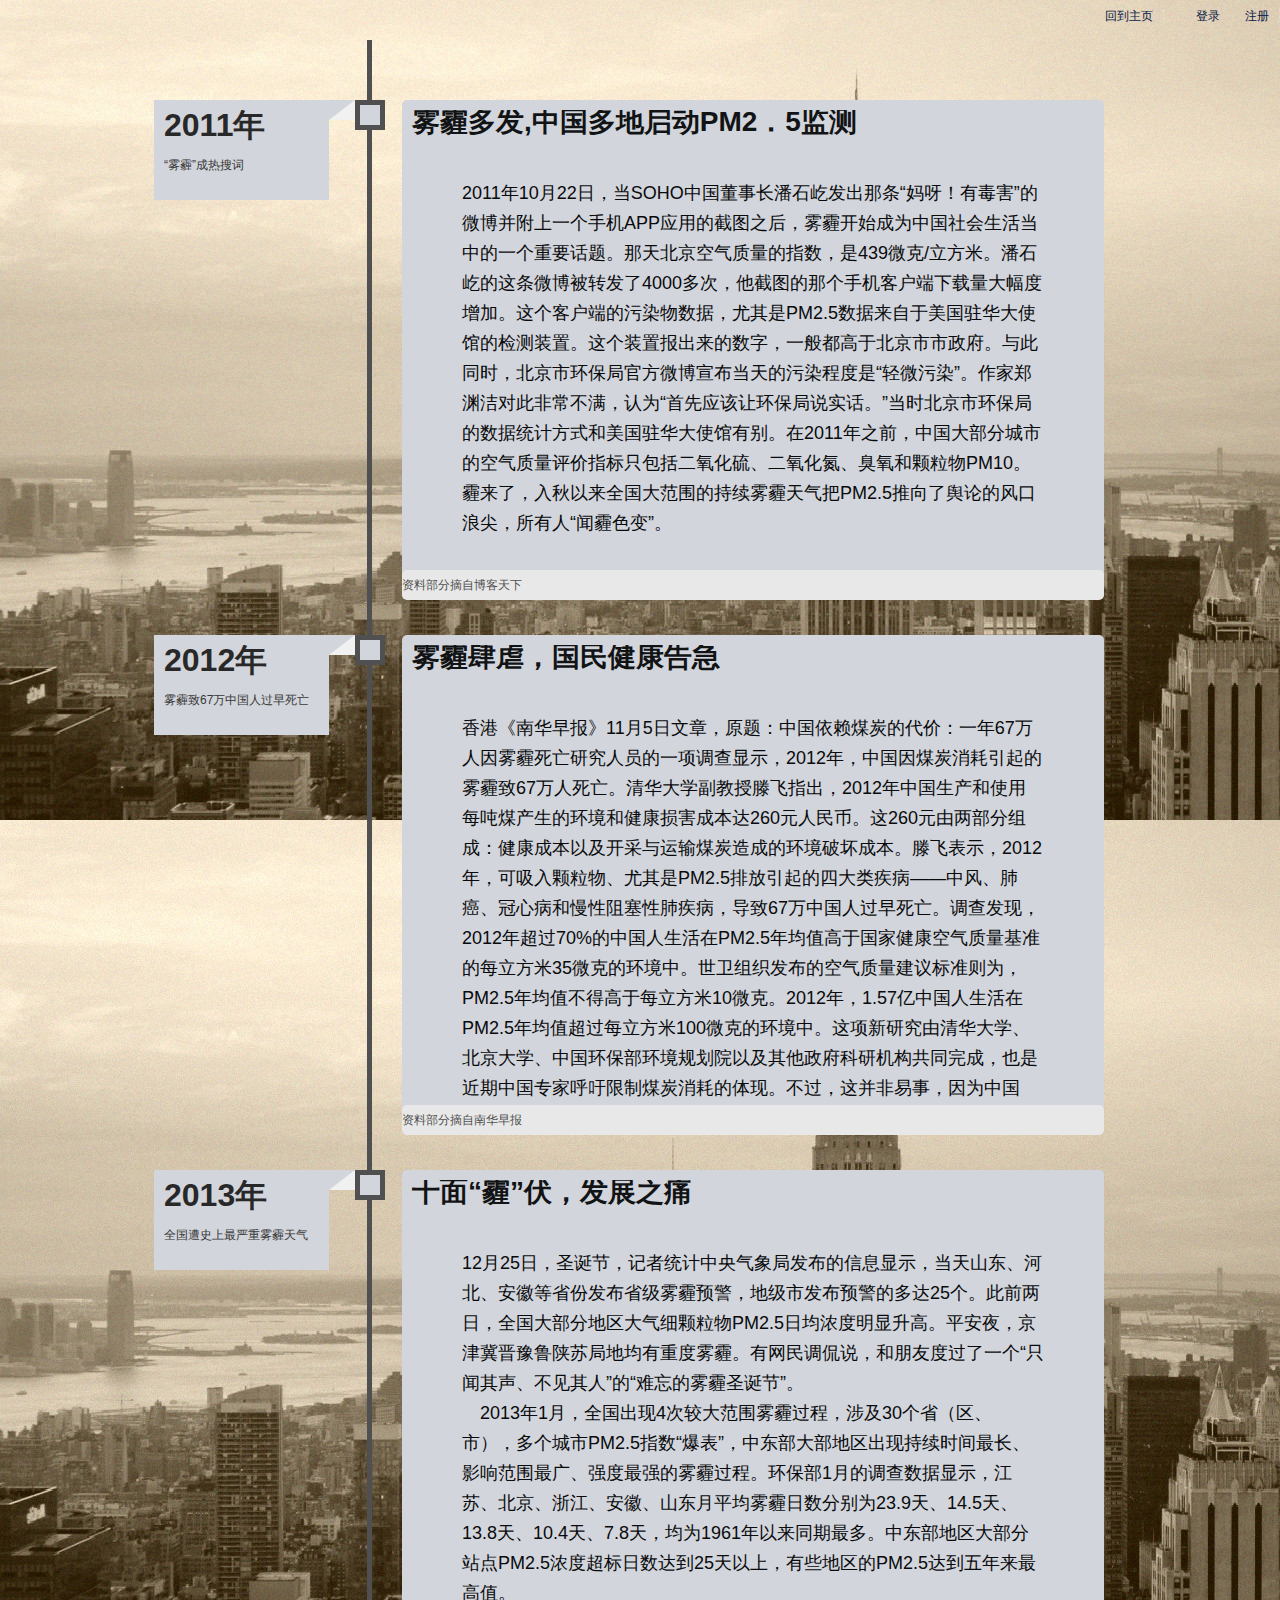
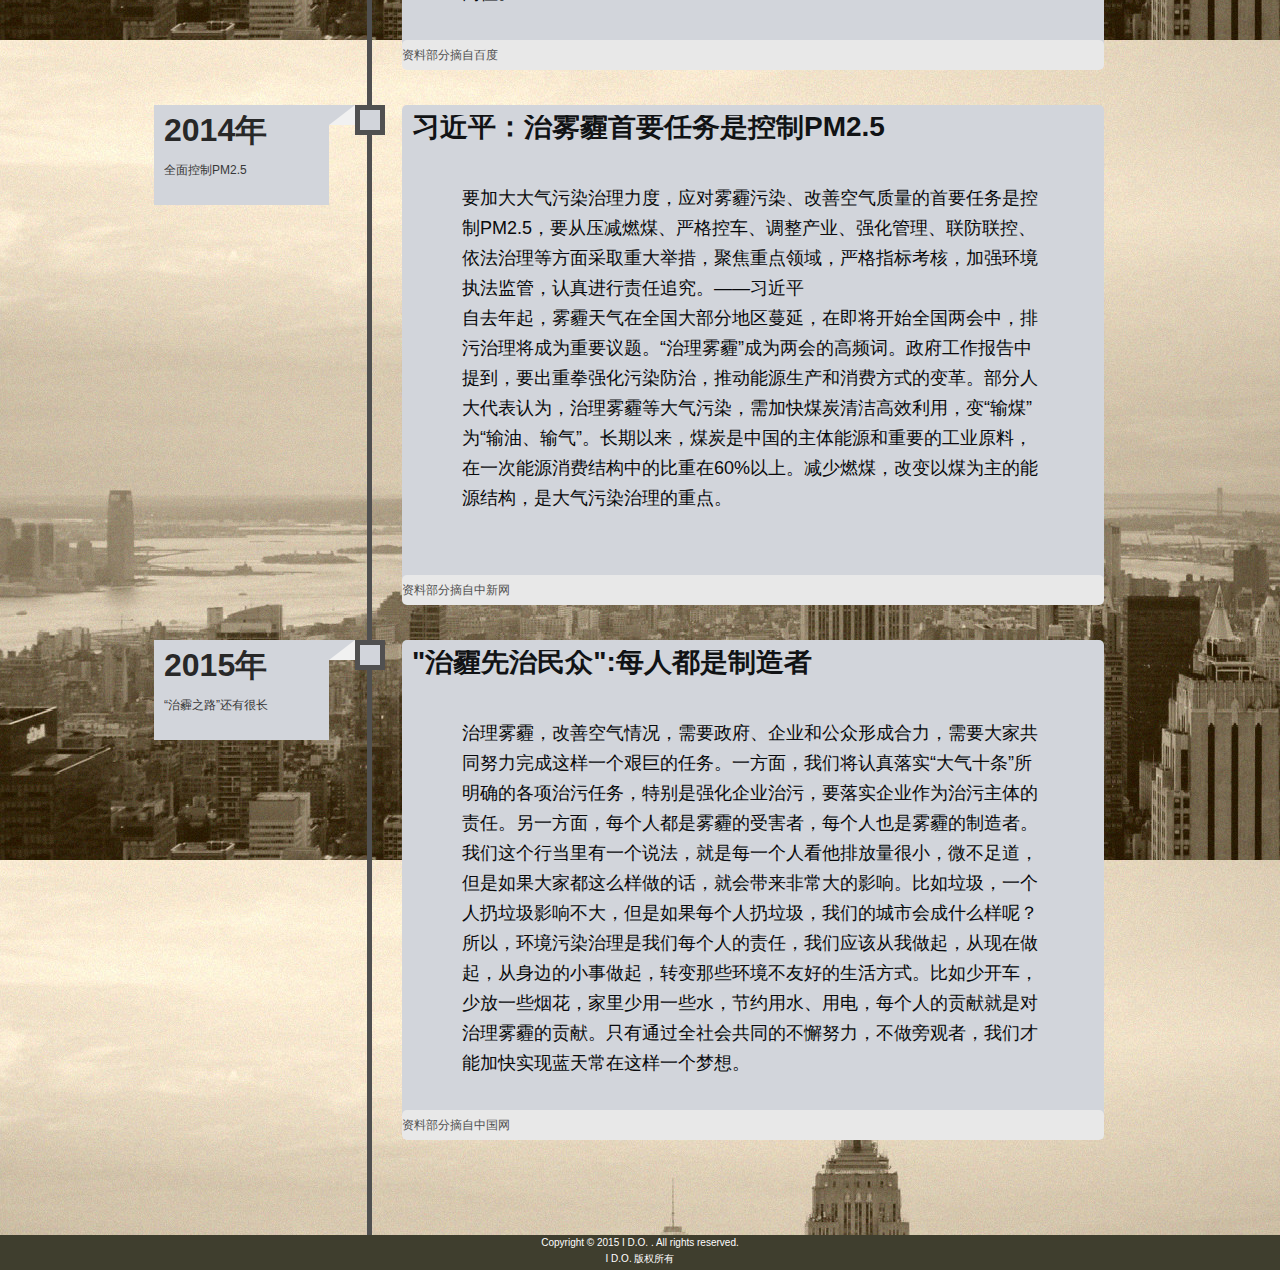
<file: 穹顶之下/times.html>
<!DOCTYPE html>
<html lang="en">
<head>
	<meta charset="UTF-8">
	<title>times</title>
	<link rel="stylesheet" type="text/css" href="haze.css">

</head>
<body>
	<header id="header">
	    <nav id="head_nav">
	        <ul>
	            <li>
	                <a href="index.html">回到主页</a>
	            </li>
	            <li class="login">
	                <a class="a1" href="denglu.html">
	                    登录
	                </a>
	                <a class="a2" href="zhuce.html">
	                    注册
	                </a>
	            </li>
	        </ul>
	    </nav>
	</header>
	<div class="coursecontent con_width">
	<div class="lesson_list">

		<div class="learn-lesson_list cf">
	    	<span class="stageicon"></span>
	    	<div class="stagewaring-box">
	        	<span class="jiantou-right"></span>
	        	<div class="textcontent">
	           		<h3>2011年</h3><br/>
	            	<p>“雾霾”成热搜词</p>
	        	</div>
	    	</div>
	    	<div class="lesson_box">
	            <h3>雾霾多发,中国多地启动PM2．5监测</h3>
	            <div class="lesson_box_part">
		            <p>2011年10月22日，当SOHO中国董事长潘石屹发出那条“妈呀！有毒害”的微博并附上一个手机APP应用的截图之后，雾霾开始成为中国社会生活当中的一个重要话题。那天北京空气质量的指数，是439微克/立方米。潘石屹的这条微博被转发了4000多次，他截图的那个手机客户端下载量大幅度增加。这个客户端的污染物数据，尤其是PM2.5数据来自于美国驻华大使馆的检测装置。这个装置报出来的数字，一般都高于北京市市政府。与此同时，北京市环保局官方微博宣布当天的污染程度是“轻微污染”。作家郑渊洁对此非常不满，认为“首先应该让环保局说实话。”当时北京市环保局的数据统计方式和美国驻华大使馆有别。在2011年之前，中国大部分城市的空气质量评价指标只包括二氧化硫、二氧化氮、臭氧和颗粒物PM10。霾来了，入秋以来全国大范围的持续雾霾天气把PM2.5推向了舆论的风口浪尖，所有人“闻霾色变”。</p>
	            </div>
	        </div>
	        <div class="lesson_box_foot">
                <span class="min">资料部分摘自博客天下</span>
           	</div>
		</div>
		
		<div class="learn-lesson_list cf">
	    	<span class="stageicon"></span>
	    	<div class="stagewaring-box">
	        	<span class="jiantou-right"></span>
	        	<div class="textcontent">
	           		<h3>2012年</h3><br/>
	            	<p>雾霾致67万中国人过早死亡</p>
	        	</div>
	    	</div>
	    	<div class="lesson_box">
	            <h3>雾霾肆虐，国民健康告急</h3>
	            <div class="lesson_box_part">
		            <p>香港《南华早报》11月5日文章，原题：中国依赖煤炭的代价：一年67万人因雾霾死亡研究人员的一项调查显示，2012年，中国因煤炭消耗引起的雾霾致67万人死亡。清华大学副教授滕飞指出，2012年中国生产和使用每吨煤产生的环境和健康损害成本达260元人民币。这260元由两部分组成：健康成本以及开采与运输煤炭造成的环境破坏成本。滕飞表示，2012年，可吸入颗粒物、尤其是PM2.5排放引起的四大类疾病——中风、肺癌、冠心病和慢性阻塞性肺疾病，导致67万中国人过早死亡。调查发现，2012年超过70%的中国人生活在PM2.5年均值高于国家健康空气质量基准的每立方米35微克的环境中。世卫组织发布的空气质量建议标准则为，PM2.5年均值不得高于每立方米10微克。2012年，1.57亿中国人生活在PM2.5年均值超过每立方米100微克的环境中。这项新研究由清华大学、北京大学、中国环保部环境规划院以及其他政府科研机构共同完成，也是近期中国专家呼吁限制煤炭消耗的体现。不过，这并非易事，因为中国70%的能源来源于煤炭。
		            </p>
	            </div>
	        </div>
	        <div class="lesson_box_foot">
                <span class="min">资料部分摘自南华早报</span>
           	</div>
		</div>

		<div class="learn-lesson_list cf">
	    	<span class="stageicon"></span>
	    	<div class="stagewaring-box">
	        	<span class="jiantou-right"></span>
	        	<div class="textcontent">
	           		<h3>2013年</h3><br/>
	            	<p>全国遭史上最严重雾霾天气</p>
	        	</div>
	    	</div>
	    	<div class="lesson_box">
	            <h3>十面“霾”伏，发展之痛</h3>
	            <div class="lesson_box_part">
		            <p>12月25日，圣诞节，记者统计中央气象局发布的信息显示，当天山东、河北、安徽等省份发布省级雾霾预警，地级市发布预警的多达25个。此前两日，全国大部分地区大气细颗粒物PM2.5日均浓度明显升高。平安夜，京津冀晋豫鲁陕苏局地均有重度雾霾。有网民调侃说，和朋友度过了一个“只闻其声、不见其人”的“难忘的雾霾圣诞节”。<br/>　2013年1月，全国出现4次较大范围雾霾过程，涉及30个省（区、市），多个城市PM2.5指数“爆表”，中东部大部地区出现持续时间最长、影响范围最广、强度最强的雾霾过程。环保部1月的调查数据显示，江苏、北京、浙江、安徽、山东月平均雾霾日数分别为23.9天、14.5天、13.8天、10.4天、7.8天，均为1961年以来同期最多。中东部地区大部分站点PM2.5浓度超标日数达到25天以上，有些地区的PM2.5达到五年来最高值。</p>
	            </div>
	        </div>
	        <div class="lesson_box_foot">
                <span class="min">资料部分摘自百度</span>
           	</div>
		</div>

		<div class="learn-lesson_list cf">
	    	<span class="stageicon"></span>
	    	<div class="stagewaring-box">
	        	<span class="jiantou-right"></span>
	        	<div class="textcontent">
	           		<h3>2014年</h3><br/>
	            	<p>全面控制PM2.5</p>
	        	</div>
	    	</div>
	    	<div class="lesson_box">
	            <h3>习近平：治雾霾首要任务是控制PM2.5</h3>
	            <div class="lesson_box_part">
		            <p>要加大大气污染治理力度，应对雾霾污染、改善空气质量的首要任务是控制PM2.5，要从压减燃煤、严格控车、调整产业、强化管理、联防联控、依法治理等方面采取重大举措，聚焦重点领域，严格指标考核，加强环境执法监管，认真进行责任追究。——习近平<br/>自去年起，雾霾天气在全国大部分地区蔓延，在即将开始全国两会中，排污治理将成为重要议题。“治理雾霾”成为两会的高频词。政府工作报告中提到，要出重拳强化污染防治，推动能源生产和消费方式的变革。部分人大代表认为，治理雾霾等大气污染，需加快煤炭清洁高效利用，变“输煤”为“输油、输气”。长期以来，煤炭是中国的主体能源和重要的工业原料，在一次能源消费结构中的比重在60%以上。减少燃煤，改变以煤为主的能源结构，是大气污染治理的重点。</p>
	            </div>
	        </div>
	        <div class="lesson_box_foot">
                <span class="min">资料部分摘自中新网</span>
           	</div>
		</div>

		<div class="learn-lesson_list cf">
	    	<span class="stageicon"></span>
	    	<div class="stagewaring-box">
	        	<span class="jiantou-right"></span>
	        	<div class="textcontent">
	           		<h3>2015年</h3><br/>
	            	<p>“治霾之路”还有很长</p>
	        	</div>
	    	</div>
	    	<div class="lesson_box">
	            <h3>"治霾先治民众":每人都是制造者</h3>
	            <div class="lesson_box_part">
		            <p>治理雾霾，改善空气情况，需要政府、企业和公众形成合力，需要大家共同努力完成这样一个艰巨的任务。一方面，我们将认真落实“大气十条”所明确的各项治污任务，特别是强化企业治污，要落实企业作为治污主体的责任。另一方面，每个人都是雾霾的受害者，每个人也是雾霾的制造者。我们这个行当里有一个说法，就是每一个人看他排放量很小，微不足道，但是如果大家都这么样做的话，就会带来非常大的影响。比如垃圾，一个人扔垃圾影响不大，但是如果每个人扔垃圾，我们的城市会成什么样呢？所以，环境污染治理是我们每个人的责任，我们应该从我做起，从现在做起，从身边的小事做起，转变那些环境不友好的生活方式。比如少开车，少放一些烟花，家里少用一些水，节约用水、用电，每个人的贡献就是对治理雾霾的贡献。只有通过全社会共同的不懈努力，不做旁观者，我们才能加快实现蓝天常在这样一个梦想。</p>
	            </div>
	        </div>
	        <div class="lesson_box_foot">
                <span class="min">资料部分摘自中国网</span>
           	</div>
		</div>
		
	</div>
	</div>
	<!--页脚-->
	<div class="h-fix-footer-block"></div>
	</div><!--  .h-fix-footer-wrap  -->

	<!--  底部  -->
	<footer class="h-foot">
	    <p>Copyright © 2015 I D.O. . All rights reserved.</p>
	    <p>I D.O. 版权所有</p>
	</footer>
</body>
</html>
</file>
<file: styles/site.css>
body{ 
	padding: 70px;
}

header,footer,nav,div,section,aside,article{　
	border: 0 dotted #f0f0f0;
	border-radius: 5px;
}

a,a:hover{ 
	text-decoration: none;
}

.divContent{ 
	min-height: 350px;
}

.jumbotron{ 
	background-color: #fdfdfd;
}
</file>
<file: chuang_help/css/style.css>
@charset "UTF-8";

	*{
	    margin: 0;
	    padding: 0;
	}


	body,
	button, 
	input, 
	select, 
	textarea,
	h1 ,h2, h3, h4, h5, h6 {
	 	font-family: Microsoft YaHei,'宋体' , Tahoma, Helvetica, Arial, "\5b8b\4f53", sans-serif;
	}

	p{
		margin:0 auto;
	}
	/*jumbotron*/
	.jumbotron h1{ 
   		padding-top: 20px;
	}
	.jumbotron p{  		
   		font-size: 24px;
	}
	.jum-page{ 
		width: 100%;
		height: 50px;
	}
	.h-bg-gray{
		background: #f3f5f3;
		height: 520px;
		padding-top: 10px;
	}
	.h-bg-gray p{ 
		padding-top: 10px;
		font-size: 18px;
		text-align: center;
	}
	.h-bg-pri{
		height: 620px;
		padding: 20px;
	}
	.h-substance{
		width: auto;
		padding: 70px;
	}
	.h-logo{ 
		display: block;
		width: 50px;
		height: 50px;
		border-radius: 50%;
		-webkit-border-radius: 50%;
		-moz-border-radius: 50%;
		-o-border-radius: 50%;
		-ms-border-radius: 50%;
	}
	.caption{ 
		width: 100%;
		height: 140px;
	}
	.caption p{ 
		padding-bottom: 10px;
	}
	/*waterfall*/
	.trade{ 
        padding-top: 10px;
    	padding-left: 10%;
	}
	.recruit{ 
        padding-top: 10px;
    	padding-left: 10%;
	}
    .waterfall{ 
		width: 100%;
		height: auto;
		margin-left: 10%;
		background-color:#fff;
    }
    .water-ul{ 
		list-style: none;
		padding:0px;
		margin:0px;
		overflow:hidden;
    }
    .water{ 
		width: 325px;
		height: 400px;
		float: left;
		margin-right: 3%;
		margin-bottom: 30px;
		line-height:0;
		border:1px solid #a4c7ee;
		border-radius: 5px;
		background: #fff;
    	z-index: 1;
    	overflow: hidden;

    }
	.water:hover{
	    border:1px solid #a4c7ee;
	    box-shadow: 5px 5px 10px rgba(50,50,50,0.4);
	    -webkit-transform:translate(5px,5px);
	    -moz-transform:translate(5px,5px);
	    -ms-transform:translate(5px,5px);
	    -o-transform:translate(5px,5px);
	    transform:translate(5px,5px);
	    -webkit-transition: all 0.3s ease-in;
	    -moz-transition: all 0.5s ease-in;
	    -ms-transition: all 0.5s ease-in;
	    -o-transition: all 0.5s ease-in;
	    transition: all 0.5s ease-in;
	    z-index: 2;
    }
    .water-pic{ 
		height: 170px;
		width: 100%;
		margin:auto; 
		float: left;
    }
    .water-pic img{ 
		display: block;
		height: 170px;
		width: 322px;
    }
    .water-h{ 
		height: 80px;
		width: 100%;
		text-align: center;
		padding-left: 1%;
		float: left;
    }
    .water-p{ 
		height: 100px;
		width: 94%;
		padding-left: 3%;
		float: left;
    }
    .water-p p{    	
    	text-indent: 2em;
		line-height: 1.5;
		color: #909090;
		font-size: 16px;
	}
    .water-icon{ 
		padding-left: 5%;
    }

    /*impression*/
    .impression{ 
    	padding-top: 30px;
    	padding-left: 10%;
    	width: 90%;
    	height: auto;
    	overflow: hidden;
    }

    .impression .person-impression{ 
		width: 100%;
		height: auto;
		margin-top: 30px;

    }
    .box{ 
    	width: 80%;
    	height: auto;
    	padding-top: 10px;
    	padding-bottom: 10px;		
    }
    .box:after{display:block; content:'clear'; clear:both; line-height:0px; visibility:hidden;}

    .box_pic{ 
    	width: 20%;
    	height: 150px;
    	float: left;
    }
    .box-pic{ 
    	width: 150px;
		height: 150px;
		border-radius: 50%;
		-webkit-border-radius: 50%;
		-moz-border-radius: 50%;
		-o-border-radius: 50%;
		-ms-border-radius: 50%;
    }
    .box_p{ 
 		float: left;
    	width: 80%;
    	height: 150px;
    	padding-left: 10px;
    }
    .box_p h4{ 
		line-height: 2;
    }
    .box_p p{ 
		color: #5b5952;
		line-height: 1.5em;
    }
    .panel{ 
		width: 80%;
		height: auto;
		margin-top: 30px;
    }
    .panel h4{ 
		color: #337ab7;
		text-align: center;
    }
    .panel .message{ 
    	font-size: 12px;
    	color: #7f7f7f;	
		text-align: center;
    }
    .panel .message .author{ 
		padding-left: 5%;
    }
    .panel-body .imgg{ 
		width: 80%;
		height: 400px;
		margin: 20px auto;
		text-align: center;
    }
    .panel-body p{ 
		text-indent: 2em;
		font-size:16px; 
    }
    /*invest*/
    .invest{ 
    	padding-top: 30px;
    	padding-left: 10%;
    	width: 90%;
    	height: auto;
    	overflow: hidden;
    }
    .invest .item-invest{ 
    	margin-top: 20px;   	
    } 
    .text-invest{ 
		list-style: none;
		padding:0px;
		margin:0px;
		overflow:hidden;
    }
    .text-invest li{		
    	width: 100%;
    	height: auto;
		line-height: 36px;
    	margin-top: 5px; 
    	text-indent: 1em;
    }
    .text-invest a{		
		color: #333;
		text-decoration: none;
    }
    .text-invest a:hover {
		outline: 0;
		color: #337ab7;
	}
	.text-invest .item{ 
		display: block;
		height: 100%;
	}
    .text-invest .odd{ 
		background: #f3f5f3; 
    } 
    .text-invest .time-icon{ 
		float: right;
		margin-right: 2em;
		font-size: 12px;
    } 
    .column{ 
		width: 100%;
		height:auto;
		overflow: hidden;
    }
    .table1{
		display: inline-block;
    }
    .table2{ 
		display: inline-block;
		float: right;
		margin-right: 2em;
    }
    .box-picc{ 
		width: 150px;
		height: 150px;
    }



	/* footer */
    html, body, .h-fix-foot-wrap{
        height: 100%;
    }
    .h-fix-footer-wrap{
        height: auto;
        min-height: 100%;
    }
    .h-fix-footer-block{
        padding-bottom: 2%;
    }
    .h-foot{
        margin-top: -2%;
        background-color: #222;
  		border-color: #080808;
    }
    .h-foot p{
        text-align: center;
        color: #666;
        margin: 3px;
    }
</file>
<file: 穹顶之下/haze.css>
@charset "UTF-8";

*{
    margin: 0;
    padding: 0;
}

body{
    background: url("img/bg00.jpg");
    font-size: 12px;
    font-family: arial, sans-serif;
}
/*主页*/
#header{
    height: 31px;
    width: 100%;
    min-width: 990px;
    padding: 9px 10px 0 0 ;
    position:  relative;
}

#head_nav{
    float: right;
}
ul{
    list-style: none;
}

#head_nav li{
    border-right: 1px solid rgba(255,255,255,0.2);
    float: left;
    height: 14px;
    padding: 0 10px;
}

a{
    text-decoration: none;
    cursor: auto;
}

#head_nav a{
    padding-left: 22px;
    position: relative;
}

#head_nav a{
    color: #061847;
    height: 14px;
    line-height: 14px;
    font-family: "微软雅黑", Arial, Helvetica, sans-serif;
}

a:hover{
    text-decoration: none;
}

.login{
    padding-left: 41px;
    position: relative;

}

.a1 .a2{
    margin:0px;
}
.headling{ 
	background: url("img/headling.png") no-repeat;
	width: 100%;
	height: 198px;
	margin-left: 25%;
    margin-top: 125px;
}

.box{
    width: 100%;
    height: 280px;
    margin: 5% 15%;
}

.box .box_link{
    width: 12%;
    height: 280px;
    margin: 0 5%;
    float: left;
    position: relative;
}

.button{
    display: block;
    width: 180px;
    height: 50px;
    text-decoration: none;
    line-height: 50px;
    color: #060f15;
    font-size: 30px;
    font-family: "微软雅黑", Arial, Helvetica, sans-serif;
    font-weight: normal;
    border: 2px solid #fff;
    padding-left: 20px;
    margin: 0 auto;
    box-sizing: border-box;
    -moz-box-sizing: border-box;
    -webkit-box-sizing: border-box;
    position: relative;
    transition: 0.4s ease;
    -webkit-transition: 0.4s ease;
    -o-transition: 0.4s ease;
    -moz-transition: 0.4s ease;
    -ms-transition: 0.4s ease;
}

.button:hover{
    border: 2px solid #000;
    background-position: 140px center;
    transform: rotate(360deg) scale(1.2);
    -ms-transform: rotate(360deg) scale(1.2);
    -webkit-transform: rotate(360deg) scale(1.2);
    -o-transform: rotate(360deg) scale(1.2);
    -moz-transform: rotate(360deg) scale(1.2);
}
/*照片墻*/
.container{
	width: 95%;
	height: 1350px; 
	margin: 100px auto;
    position: relative;
}

.container img:hover{
    box-shadow: 15px 15px 20px rgba(50,50,50,0.4);
    transform:rotate(0deg) scale(1.5);
    -webkit-transform:rotate(0deg) scale(1.5);
    z-index: 2;
}

.container img{
    padding: 5px 5px;
    background: #656544;
    border: 0.2px solid #a8d2e8;
    border-radius:5px;
    box-shadow: 2px 2px 3px rgba(50,50,50,0.4);
    -webkit-transition: all 0.5s ease-in;
    -moz-transition: all 0.5s ease-in;
    -ms-transition: all 0.5s ease-in;
    -o-transition: all 0.5s ease-in;
    transition: all 0.5s ease-in;
    position: absolute;
    z-index: 1;
}

.pic13{
    top: 900px;
    right: 10%;
    transform:rotate(8deg);
    -webkit-transform:rotate(8deg);
    -moz-transform:rotate(8deg);
    -ms-transform:rotate(8deg);
    -o-transform:rotate(8deg);
}
.pic3{
    right:25%;
    top: 480px;
}

.pic4{
    top: 10px;
    left: 10%;
    transform:rotate(-10deg);
    -webkit-transform:rotate(-10deg);
    -moz-transform:rotate(-10deg);
    -ms-transform:rotate(-10deg);
    -o-transform:rotate(-10deg);
}

.pic6{
    left: 5%;
    top: 300px;
    transform:rotate(-15deg);
    -webkit-transform:rotate(-15deg);
    -moz-transform:rotate(-15deg);
    -ms-transform:rotate(-15deg);
    -o-transform:rotate(-15deg);
}

.pic8{
    left: 1%;
    top: 660px;
    transform:rotate(5deg);
    -webkit-transform:rotate(5deg);
    -moz-transform:rotate(5deg);
    -ms-transform:rotate(5deg);
    -o-transform:rotate(5deg);
}

.pic10{ 
    right: 5%;
    top: 300px;
    transform:rotate(15deg);
    -webkit-transform:rotate(15deg);
    -moz-transform:rotate(15deg);
    -ms-transform:rotate(15deg);
    -o-transform:rotate(15deg);
}

.pic9{ 
    right: 10%;
    top: 10px;
    transform:rotate(10deg);
    -webkit-transform:rotate(10deg);
    -moz-transform:rotate(10deg);
    -ms-transform:rotate(10deg);
    -o-transform:rotate(10deg);
}
.pic11{ 
    left: 10%;
    top: 880px;
    transform:rotate(-10deg);
    -webkit-transform:rotate(-10deg);
    -moz-transform:rotate(-10deg);
    -ms-transform:rotate(-10deg);
    -o-transform:rotate(-10deg);
}
.pic12{ 
    right: 2%;
    top: 660px;
    transform:rotate(-5deg);
    -webkit-transform:rotate(-5deg);
    -moz-transform:rotate(-5deg);
    -ms-transform:rotate(-5deg);
    -o-transform:rotate(-5deg);
}
/* timeroller*/

.cf:after{
   content: '';
   display: block;
   clear: both;
} 

.con_width{
    width: 100%;
    height: 2795px;
    margin: 0 -10%;
}

.coursecontent .con_width{ 
	width: 100%;
	height: auto;
}
.coursecontent .lesson_list{
    padding: 60px 0px 60px 0px;
    width: 780px;
    float: right;
    border-left: 5px solid #505050;
}

.coursecontent .lesson_list .learn-lesson_list{
    margin-bottom: 30px;
    position: relative;
}

.coursecontent .lesson_list .learn-lesson_list .stageicon{
    position: absolute;
    z-index: 30;
    left: -17px;
    top: 0;
    width: 20px;
    height: 20px;
    display: block;
    border: 5px solid #505050;
    background: #d2d5db;
}

.coursecontent .lesson_list .learn-lesson_list .stagewaring-box{
    width: 155px;
    height: 80px;
    padding: 10px;
    position: absolute;
    left: -218px;
    top: 0;
    background: #d2d5db;
}

.coursecontent .lesson_list .learn-lesson_list .stagewaring-box .jiantou-right{
    position: absolute;
    top: 0px;
    right: -26px;
    display: block;
    width: 0;
    height: 0;
    border-width: 10px 13px;
    border-style: solid;
    border-color: #d2d5db #f1f1f1 #f1f1f1 #d2d5db;
}

.coursecontent .lesson_list .learn-lesson_list .stagewaring-box .textcontent{
    width: 150px;
    height: 80px;
    overflow: hidden;
    border-radius:5px;
}

.coursecontent .lesson_list .textcontent h3{
    font-size: 32px;
    color: #282828;
    line-height: 30px;
    font-family: "微软雅黑", Arial, Helvetica, sans-serif;
}

.coursecontent .lesson_list .textcontent p{
    font-size:#383838 12px;
    line-height: 22px;
    color: #383838;
    font-family: "微软雅黑", Arial, Helvetica, sans-serif;
}

.coursecontent .lesson_list .lesson_box{
    float: left;
    margin-left: 30px;
    margin-bottom: 15px;
}

.lesson_box{
    overflow: hidden;
    background: #d2d5db;
    position: relative;
    cursor: pointer;
    overflow:  hidden;
    width: 90%;
    height: 480px;
    margin-bottom: 5px;
    display: block;
    padding-top: 10px;
    border-radius:5px;
}

.lesson_box h3{
    height: 48px;
    padding: 0 10px;
    overflow: hidden;
    font-size: 28px;
    line-height: 24px;
    color: #111315;
    font-family: "微软雅黑", Arial, Helvetica, sans-serif;
}

.lesson_box_part{ 
	padding: 20px 50px;
}

.lesson_box_part p{ 
	height: 48px;
    padding: 0 10px;
    font-size: 18px;
    line-height:30px;
    color: #090a0c;
    font-family: "微软雅黑", Arial, Helvetica, sans-serif;
}
.lesson_box_foot{
    background: #E8E8E8;
    height: 30px;
    line-height: 30px;
    font-size: 12px;
    color: #505050;
    position: absolute;
    bottom: 0;
    width: 90%;
    clear: both;
    left: 0;
    z-index: 50;
    margin-left: 30px;
    margin-bottom: 5px;
    border-radius:5px;
	font-family: "微软雅黑", Arial, Helvetica, sans-serif;
}

.railing h1{ 
	text-align: center;
	word-spacing:3px;
	font-size: 56px;
	font-family: "微软雅黑", Arial, Helvetica, sans-serif;
	color: #fff;
}

.haze_cause{ 
	height: 700px;
	width: 100%;
	background: #dbdee2;
}


.haze_status{ 
	height: 700px;
	width: 100%;
	background: #dbdee2;
}

.haze_run{ 
	height: 1000px;
	width: 100%;
	background: #dbdee2;
}
.haze_box{ 
	width: 1060px;
	height: 450px; 
	margin: 20px 15%;
    position: relative;
}

.haze_box .haze_pic1{ 
	width: 237px;
	height: 329px;
	padding-top: 50px;
	display: inline;
	float: left;
}
.haze_box .haze_text1{ 
	width: 525px;
	height: 350px;
	padding-left: 150px;
	padding-top: 50px;
	display: inline;
	float: left;
	text-indent: 2em;
	line-height: 1.5em;
	font-size: 20px;
	font-family: "微软雅黑", Arial, Helvetica, sans-serif;
}
.haze_box .haze_pic2{ 
	width: 300px;
	height: 470px;
	padding-top: 50px;
	padding-left: 2%;
	display: inline;
	float: left;
}
.haze_box .haze_text2{ 
	width: 425px;
	height: 350px;
	padding-left: 1%;
	padding-top: 50px;
	display: inline;
	float: left;
	line-height: 1.8em;
	font-size: 18px;
	font-family: "微软雅黑", Arial, Helvetica, sans-serif;
}
.railing{ 
	height: 80px;
	width: 100%;
	background: #3f3e2e;
}

.box1 .box2 .box3 .box4 .box5 .box6{ 
	width: 100%;
	height: 700px;
}

.haze_pic{ 
	width: 15%;
	height: 130px;
	display: inline;
	float: left;
}
.haze_p{ 
	width: 75%;
	height: 130px;
	padding-top: 20px;
	display: inline;
	float: left;
	line-height: 1.8em;
	font-size: 18px;
	font-family: "微软雅黑", Arial, Helvetica, sans-serif;
}
.haze-pic{ 
	width: 120px;
	height: 120px;
	border-radius: 50%;
	-webkit-border-radius: 50%;
	-moz-border-radius: 50%;
}
/*右侧悬浮导航*/

#floatMenu {
	position:absolute;
	top:450px;
	right:7%;
	margin-left:235px;
	width:100px;
}
#floatMenu ul {
	margin-bottom:20px;
}
#floatMenu ul li a {
	display:block;
	border:1px solid #999;
	background-color:#222;
	border-left:6px solid #999;
	text-decoration:none;
	color:#ccc;
	padding:5px 5px 5px 25px;
	font-family: "微软雅黑", Arial, Helvetica, sans-serif;
}
#floatMenu ul li a:hover {
	color:#fff;
	background-color:#333333;
}
#floatMenu ul.menu1 li a:hover {
	border-color:#09f;
}
#floatMenu ul.menu2 li a:hover {
	border-color:#9f0;
}
#floatMenu ul.menu3 li a:hover {
	border-color:#f09;
}
#floatMenu ul.menu4 li a:hover {
	border-color:#f00;
}

/*視頻*/

.flash{ 
	width: 80%;
	padding: 0;
 	margin-left: 10%; 
	margin-top:50px; 
}
.container_shiping{ 
	width: 100%;
	height: 470px;
	display:inline;
	position: relative;
}

.shiping{ 
	width: 75%;
	height: 470px;
    margin-left: 5%; 
}

/*留言板*/
.message_board{ 
	width: 100%;
	height: 650px;
	margin-top: 50px;
	background: #dbdee2;
	position: relative;
}

.message_pinglun{ 
	height: 50px;
	width: auto;
	background: #3f3e2e;
}
.message_pinglun .message_h1{ 
	word-spacing:3px;
	font-size: 28px;
	padding-left: 25px;
	font-family: "微软雅黑", Arial, Helvetica, sans-serif;
	color: #fff;
}

.message_p{ 
	width: 60%;
	height: 280px;
	margin-top: 50px;
	padding-left: 20%;
}
.message_p p{ 
	word-spacing:3px;
	font-size: 28px;
	padding-left: 18px;
	font-family: "微软雅黑", Arial, Helvetica, sans-serif;
	color: #657f76;
	text-align: center;
}

.message_label{ 
	width: 100%;
	height: 25px;
	margin-top: 50px;
	background: #d2d5db;
}

.message_label .meg_label{ 
	padding-left: 10%;
}

.meg_text{ 
	padding-left: 10%;
	margin-top: 20px;
}
textarea{ 
	width: 60%;
	height: 150px;
}
/* footer */
    html, body, .h-fix-foot-wrap{
        height: 100%;
    }
    .h-fix-footer-wrap{
        height: auto;
        min-height: 100%;
    }
    .h-fix-footer-block{
        padding-bottom:2%;
    }
    .h-foot{
    	margin-top: -2%;
        height: 35px;
		width: 100%;
		background: #3f3e2e;
    }
    .h-foot p{
        text-align: center;
        color: #fff;
		font-size: 10px;
		line-height: 16px;
    }
</file>
<file: JS实现21点/assets/css/bg.css>
*{margin: 0; padding: 0;}

.container{ 
	width: 900px;
	height: 550px;
	background-image: url(../images/table.jpg);
	background-clip: content-box;
	background-repeat: no-repeat;
	margin: 50px auto;
	position: relative;
}
#banker{ 
	width: 90%;
	height: 250px;
	position: absolute;
	left: 10%;
	top: 15px;
	color: #ece819;
	font-family: "微软雅黑","Times New Roman",Georgia,Serif;
	font-size: 1.5em;
}
#b_cardArea{ 
	width: 100%;
	height: 153px;
	position: absolute;
	top: 20%;
}
#player{ 
	width: 90%;
	height: 250px;
	position: absolute;
	top: 250px;
	left: 10%;
	color: #ece819;
	font-family: "微软雅黑","Times New Roman",Georgia,Serif;
	font-size: 1.5em;
}
#p_cardArea{ 
	width: 100%;
	height: 153px;
	position: absolute;
	top: 15%;
}
.btn{ 
	position: absolute;
	bottom: 0;
	right: 10px;
}
.playCard{
	display: inline-block;
	width: 114px;
	height: 153px;
	background-image: url(../images/bg.jpg);
	background-repeat:no-repeat;
	border: 1px solid #aaa;
} 
.btn input,#content input{ 
	display: inline-block;
	width: 80px;
	height: 40px;
	border: 1px solid #a8641b;
	border-radius: 8px;
	background-color: #f1ed74;
	font-family: "微软雅黑","Times New Roman",Georgia,Serif;
	font-size: 0.8em;
	font-weight: bold; 
}
/*弹窗*/
#popup {
    height: 250px;
    width: 450px;
    border: 5px solid #999;
    margin-right: auto;
    margin-left: auto;
    z-index: 50;
    display: none;
    position: relative;
    background-color: #cde7f6;
    top: 90px;
    text-align: center;
    font-family: "微软雅黑","Times New Roman",Georgia,Serif;
	font-size: 2em;
	font-weight: bold;
	line-height: 200px; 
}
#popup #content {
	width: 100%;
	height: 50px;
    position: absolute;
    bottom: 0;
    font-size: 0.5em;
    line-height: 50px; 
}
#content input{ 
	margin: 0 20px;
}
/*牌背*/
.playCard0{ 
	background-position: -791px -8px;
}
/*红桃A*/
.playCard11{ 
	background-position: -455px -622px;
}
/*红桃2*/
.playCard12{ 
	background-position: -569px -622px;
}
/*红桃3*/
.playCard13{ 
	background-position: -679px -622px;
}
/*红桃4*/
.playCard14{ 
	background-position: -789px -622px;
}
/*红桃5*/
.playCard15{ 
	background-position: -903px -622px;
}
/*红桃6*/
.playCard16{ 
	background-position: -11px -469px;
}
/*红桃7*/
.playCard17{ 
	background-position: -120px -469px;
}
/*红桃8*/
.playCard18{ 
	background-position: -231px -469px;
}
/*红桃9*/
.playCard19{ 
	background-position: -342px -469px;
}
/*红桃10*/
.playCard110{ 
	background-position: -455px -469px;
}
/*红桃J*/
.playCard111{ 
	background-position: -569px -469px;
}
/*红桃Q*/
.playCard112{ 
	background-position: -679px -469px;
}
/*红桃K*/
.playCard113{ 
	background-position: -789px -469px;
}

/*方片A*/
.playCard21{ 
	background-position: -11px -775px;
}
/*方片2*/
.playCard22{ 
	background-position: -120px -775px;
}
/*方片3*/
.playCard23{ 
	background-position: -231px -775px;
}
/*方片4*/
.playCard24{ 
	background-position: -342px -775px;
}
/*方片5*/
.playCard25{ 
	background-position: -455px -775px;
}
/*方片6*/
.playCard26{ 
	background-position: -569px -775px;
}
/*方片7*/
.playCard27{ 
	background-position: -679px -775px;
}
/*方片8*/
.playCard28{ 
	background-position: -789px -775px;
}
/*方片9*/
.playCard29{ 
	background-position: -903px -775px;
}
/*方片10*/
.playCard210{ 
	background-position: -11px -622px;
}
/*方片J*/
.playCard211{ 
	background-position: -120px -622px;
}
/*方片Q*/
.playCard212{ 
	background-position: -231px -622px;
}
/*方片K*/
.playCard213{ 
	background-position: -342px -622px;
}



/*黑桃A*/
.playCard31{ 
	background-position: -903px -469px;
}
/*黑桃2*/
.playCard32{ 
	background-position: -11px -316px;
}
/*黑桃3*/
.playCard33{ 
	background-position: -120px -316px;
}
/*黑桃4*/
.playCard34{ 
	background-position: -231px -316px;
}
/*黑桃5*/
.playCard35{ 
	background-position: -342px -316px;
}
/*黑桃6*/
.playCard36{ 
	background-position: -455px -316px;
}
/*黑桃7*/
.playCard37{ 
	background-position: -569px -316px;
}
/*黑桃8*/
.playCard38{ 
	background-position: -679px -316px;
}
/*黑桃9*/
.playCard39{ 
	background-position: -789px -316px;
}
/*黑桃10*/
.playCard310{ 
	background-position: -903px -316px;
}
/*黑桃J*/
.playCard311{ 
	background-position: -11px -163px;
}
/*黑桃Q*/
.playCard312{ 
	background-position: -120px -163px;
}
/*黑桃K*/
.playCard313{ 
	background-position: -231px -163px;
}

/*梅花A*/
.playCard41{ 
	background-position: -342px -163px;
}
/*梅花2*/
.playCard42{ 
	background-position: -455px -163px;
}
/*梅花3*/
.playCard43{ 
	background-position: -569px -163px;
}
/*梅花4*/
.playCard44{ 
	background-position: -679px -163px;
}
/*梅花5*/
.playCard45{ 
	background-position: -789px -163px;
}
/*梅花6*/
.playCard46{ 
	background-position: -903px -163px;
}
/*梅花7*/
.playCard47{ 
	background-position: -11px -10px;
}
/*梅花8*/
.playCard48{ 
	background-position: -120px -10px;
}
/*梅花9*/
.playCard49{ 
	background-position: -231px -10px;
}
/*梅花10*/
.playCard410{ 
	background-position: -342px -10px;
}
/*梅花J*/
.playCard411{ 
	background-position: -455px -10px;
}
/*梅花Q*/
.playCard412{ 
	background-position: -569px -10px;
}
/*梅花K*/
.playCard413{ 
	background-position: -679px -10px;
}
</file>
